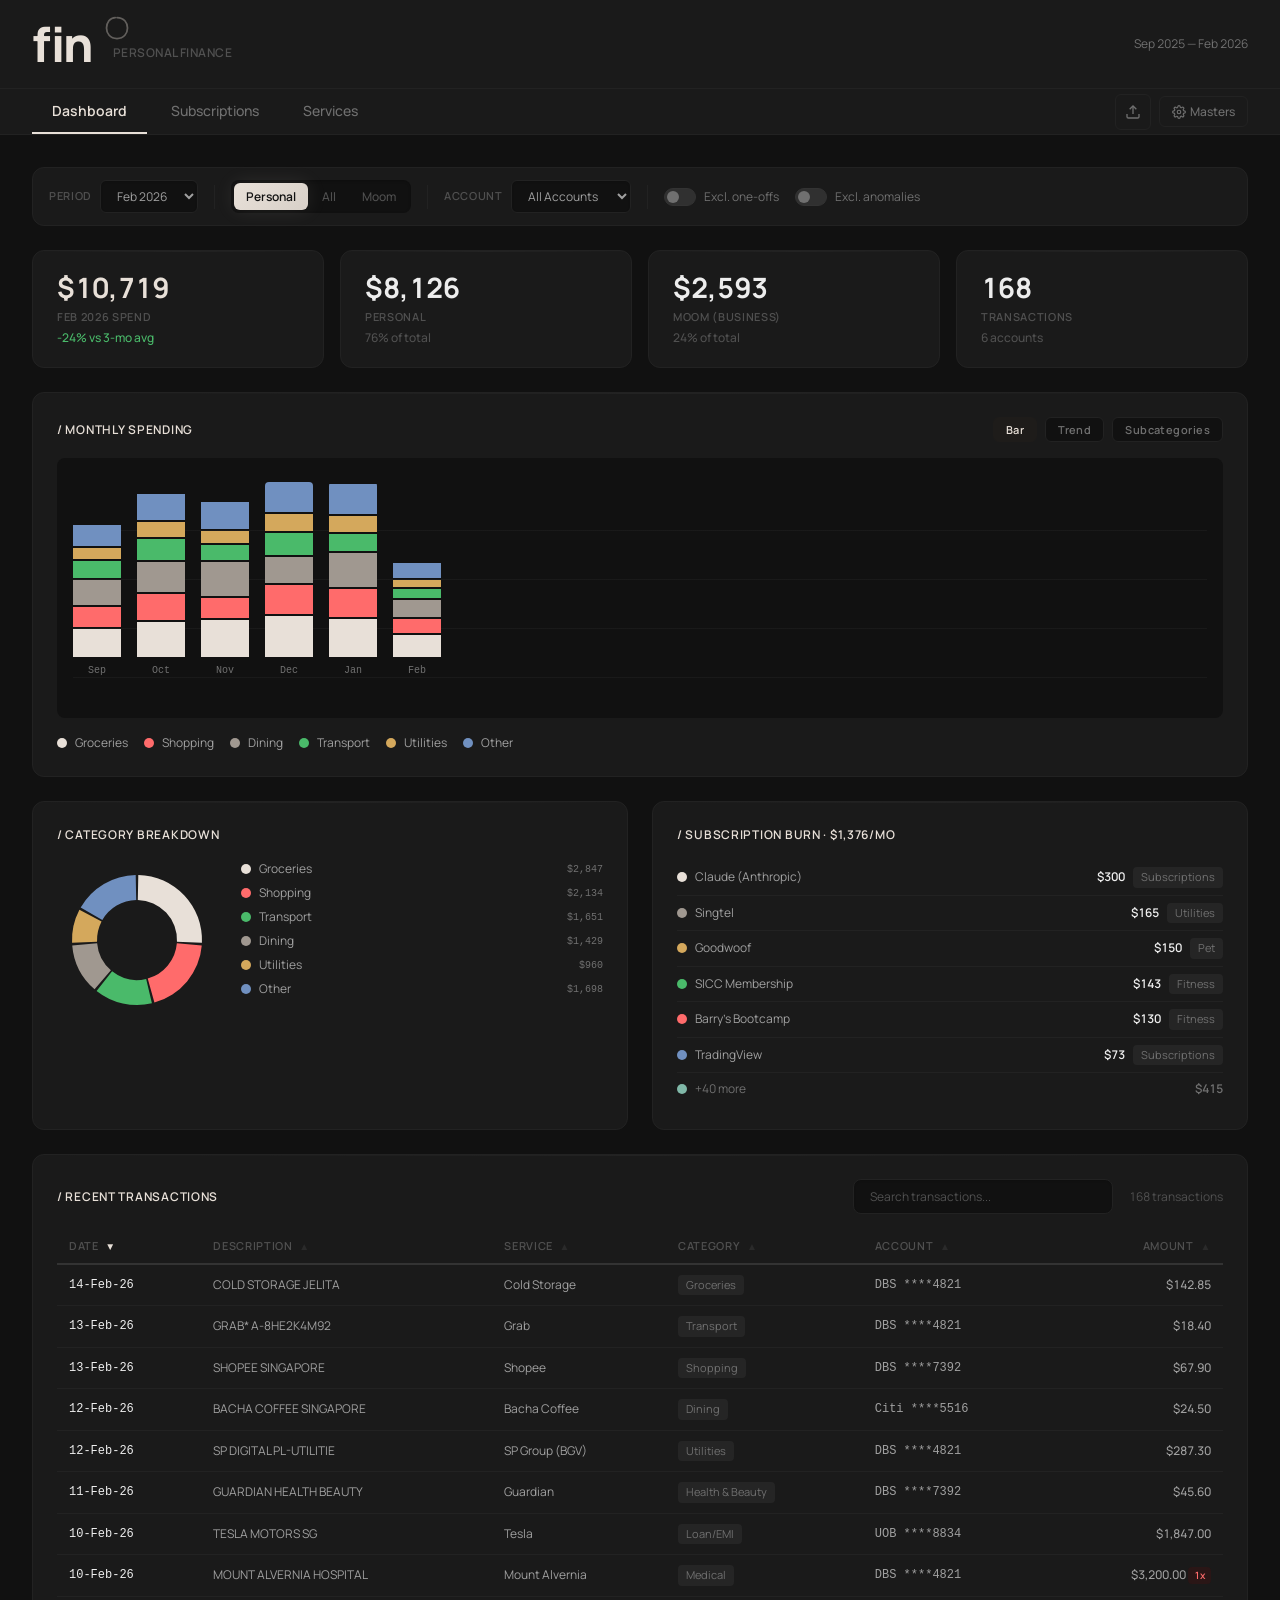
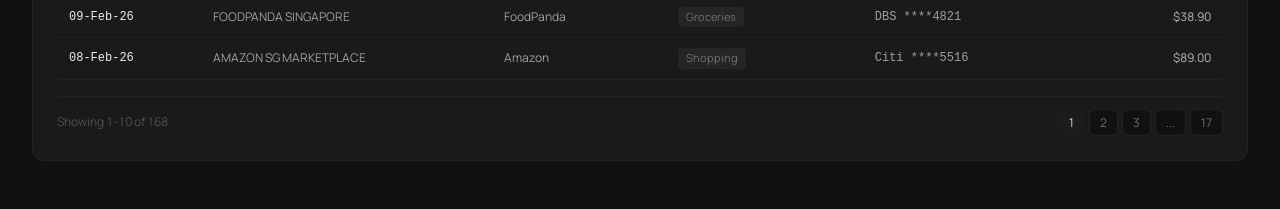
<file: mockup-dashboard.html>
<!DOCTYPE html>
<html lang="en" data-theme="dark-neutral">
<head>
  <meta charset="UTF-8">
  <meta name="viewport" content="width=device-width, initial-scale=1.0">
  <title>fin — Personal Finance</title>

  <!-- Favicon: abstract bar chart in warm cream -->
  <link rel="icon" href="data:image/svg+xml,<svg xmlns='http://www.w3.org/2000/svg' viewBox='0 0 32 32'><rect width='32' height='32' rx='6' fill='%23111111'/><rect x='5' y='18' width='5' height='10' rx='1.5' fill='%23e8e0d8' opacity='0.6'/><rect x='13' y='12' width='5' height='16' rx='1.5' fill='%23e8e0d8' opacity='0.8'/><rect x='21' y='6' width='5' height='22' rx='1.5' fill='%23e8e0d8'/></svg>">

  <!-- Manrope (Dark Neutral's single-family font) -->
  <link rel="preconnect" href="https://fonts.googleapis.com">
  <link rel="preconnect" href="https://fonts.gstatic.com" crossorigin>
  <link href="https://fonts.googleapis.com/css2?family=Manrope:wght@400;500;600;700;800&display=swap" rel="stylesheet">

  <style>
    /* ══════════════════════════════════════════
       DARK NEUTRAL — PAPER ASH TOKENS
       ══════════════════════════════════════════ */
    :root {
      --font-display: 'Manrope', sans-serif;
      --font-base: 'Manrope', -apple-system, BlinkMacSystemFont, sans-serif;
      --font-mono: 'SF Mono', Monaco, 'Cascadia Code', Consolas, monospace;

      /* Elevation — pure gray, no tint */
      --bg-base: #111111;
      --bg-surface: #1a1a1a;
      --bg-raised: #252525;
      --bg-elevated: #303030;

      /* Borders — pure gray */
      --border-subtle: #222222;
      --border-default: #333333;
      --border-emphasis: #444444;

      /* Text — pure grayscale */
      --text-primary: #ededed;
      --text-secondary: #a0a0a0;
      --text-tertiary: #707070;
      --text-muted: #505050;

      /* Accent — Warm cream */
      --accent-camel: #e8e0d8;
      --accent-camel-hover: #d8d0c8;
      --accent-camel-subtle: #1e1c1a;

      /* Accent — Taupe */
      --accent-terra: #a09890;
      --accent-terra-hover: #908880;
      --accent-terra-subtle: #1c1a18;

      /* Pop — vivid coral (semantics only) */
      --accent-pop: #ff6b6b;
      --accent-pop-subtle: #2a1616;

      /* Semantic */
      --semantic-success: #4aba6a;
      --semantic-warning: #d4a85c;
      --semantic-error: #e05555;

      /* ── Chart Palette (--chart-1 through --chart-8) ── */
      --chart-1: #e8e0d8;  /* Cream */
      --chart-2: #ff6b6b;  /* Coral */
      --chart-3: #a09890;  /* Taupe */
      --chart-4: #4aba6a;  /* Green */
      --chart-5: #d4a85c;  /* Golden */
      --chart-6: #7090c0;  /* Muted blue */
      --chart-7: #c090b0;  /* Mauve */
      --chart-8: #80b8a8;  /* Sage */

      /* ── Chart Styling Tokens ── */
      --chart-segment-gap: 2px;
      --chart-segment-border: none;
      --chart-bar-radius: var(--radius-sm);
      --chart-donut-gap: 2px;
      --chart-grid-color: var(--border-subtle);
      --chart-label-color: var(--text-tertiary);
      --chart-legend-color: var(--text-secondary);

      /* Shadows — flattened */
      --shadow-sm: 0 1px 2px rgba(0,0,0,0.2);
      --shadow-md: 0 2px 6px rgba(0,0,0,0.25);
      --shadow-lg: 0 8px 20px rgba(0,0,0,0.3);
      --shadow-glow-camel: 0 0 20px rgba(232, 224, 216, 0.1);
      --shadow-glow-success: 0 0 10px rgba(74, 186, 106, 0.4);

      /* Scale */
      --text-xs: 10px;
      --text-sm: 12px;
      --text-base: 14px;
      --text-md: 16px;
      --text-lg: 18px;
      --text-xl: 22px;
      --text-2xl: 28px;
      --text-3xl: 36px;
      --text-4xl: 48px;

      --space-1: 4px;
      --space-2: 8px;
      --space-3: 12px;
      --space-4: 16px;
      --space-5: 20px;
      --space-6: 24px;
      --space-8: 32px;
      --space-10: 40px;
      --space-12: 48px;

      --radius-sm: 4px;
      --radius-md: 6px;
      --radius-lg: 8px;
      --radius-xl: 12px;
    }

    /* ══════════════════════════════════════════
       RESET
       ══════════════════════════════════════════ */
    *, *::before, *::after { margin: 0; padding: 0; box-sizing: border-box; }

    body {
      font-family: var(--font-base);
      font-size: var(--text-base);
      line-height: 1.5;
      color: var(--text-primary);
      background: var(--bg-base);
      min-height: 100vh;
      -webkit-font-smoothing: antialiased;
    }

    /* ══════════════════════════════════════════
       HEADER
       ══════════════════════════════════════════ */
    .app-header {
      display: flex;
      align-items: center;
      gap: var(--space-3);
      padding: var(--space-5) var(--space-8);
      background: var(--bg-surface);
      border-bottom: 1px solid var(--border-subtle);
    }

    /* CHARACTER MOMENT — Manrope 48px, cream accent */
    .app-title {
      font-family: var(--font-display);
      font-size: var(--text-4xl);
      font-weight: 800;
      color: var(--accent-camel);
      line-height: 1;
      letter-spacing: -0.03em;
      position: relative;
      display: inline-block;
    }

    .app-subtitle {
      font-size: var(--text-sm);
      color: var(--text-muted);
      letter-spacing: 0.04em;
      text-transform: uppercase;
      font-weight: 600;
      margin-left: var(--space-2);
      align-self: flex-end;
      margin-bottom: 6px;
    }

    /* Hand-drawn Loop — near title, 35% opacity */
    .hand-drawn-loop {
      position: absolute;
      top: -6px;
      right: -38px;
      opacity: 0.35;
    }

    .header-right {
      margin-left: auto;
      display: flex;
      align-items: center;
      gap: var(--space-3);
    }

    .header-period {
      font-size: var(--text-sm);
      color: var(--text-tertiary);
      font-variant-numeric: tabular-nums;
    }

    /* ══════════════════════════════════════════
       NAV TAB BAR
       ══════════════════════════════════════════ */
    .tab-bar {
      display: flex;
      justify-content: space-between;
      align-items: center;
      padding: 0 var(--space-8);
      background: var(--bg-surface);
      border-bottom: 1px solid var(--border-subtle);
    }

    .tab-bar-main { display: flex; gap: var(--space-1); }

    .tab-btn {
      padding: var(--space-3) var(--space-5);
      background: transparent;
      border: none;
      border-bottom: 2px solid transparent;
      color: var(--text-tertiary);
      font-family: var(--font-base);
      font-size: var(--text-base);
      font-weight: 500;
      cursor: pointer;
      transition: all 0.15s;
    }

    .tab-btn:hover { color: var(--text-secondary); }

    .tab-btn.active {
      color: var(--accent-camel);
      border-bottom-color: var(--accent-camel);
      font-weight: 600;
    }

    .tab-bar-actions {
      display: flex;
      align-items: center;
      gap: var(--space-2);
    }

    .tab-icon-btn {
      display: flex;
      align-items: center;
      justify-content: center;
      width: 36px;
      height: 36px;
      border-radius: var(--radius-md);
      background: transparent;
      border: 1px solid var(--border-subtle);
      color: var(--text-tertiary);
      cursor: pointer;
      transition: all 0.15s;
    }

    .tab-icon-btn:hover {
      background: var(--bg-raised);
      color: var(--accent-camel);
    }

    .masters-btn {
      display: flex;
      align-items: center;
      gap: var(--space-1);
      padding: 6px var(--space-3);
      border-radius: var(--radius-md);
      background: transparent;
      border: 1px solid var(--border-subtle);
      color: var(--text-tertiary);
      font-family: var(--font-base);
      font-size: var(--text-sm);
      font-weight: 500;
      cursor: pointer;
      transition: all 0.15s;
    }

    .masters-btn:hover {
      background: var(--bg-raised);
      color: var(--text-secondary);
    }

    /* ══════════════════════════════════════════
       DASHBOARD — PAGE CONTAINER
       ══════════════════════════════════════════ */
    .page {
      max-width: 1280px;
      margin: 0 auto;
      padding: var(--space-8) var(--space-8) var(--space-12);
    }

    /* ══════════════════════════════════════════
       FILTER BAR
       ══════════════════════════════════════════ */
    .filter-bar {
      display: flex;
      align-items: center;
      gap: var(--space-4);
      padding: var(--space-3) var(--space-4);
      background: var(--bg-surface);
      border: 1px solid var(--border-subtle);
      border-radius: var(--radius-xl);
      margin-bottom: var(--space-6);
    }

    .filter-group {
      display: flex;
      align-items: center;
      gap: var(--space-2);
    }

    .filter-label {
      font-size: 11px;
      font-weight: 600;
      letter-spacing: 0.06em;
      text-transform: uppercase;
      color: var(--text-muted);
      white-space: nowrap;
    }

    .filter-select {
      padding: 6px var(--space-3);
      background: var(--bg-base);
      border: 1px solid var(--border-subtle);
      border-radius: var(--radius-md);
      color: var(--text-secondary);
      font-family: var(--font-base);
      font-size: var(--text-sm);
      box-shadow: inset 0 1px 2px rgba(0,0,0,0.15);
      cursor: pointer;
    }

    .filter-select:focus {
      border-color: var(--accent-camel);
      outline: none;
      box-shadow: inset 0 1px 2px rgba(0,0,0,0.15), 0 0 0 2px var(--accent-camel-subtle);
    }

    .filter-separator {
      width: 1px;
      height: 24px;
      background: var(--border-subtle);
    }

    /* Toggle group (Personal / All / Moom) */
    .toggle-group {
      display: flex;
      gap: 2px;
      padding: 3px;
      background: var(--bg-base);
      border-radius: var(--radius-lg);
      box-shadow: inset 0 1px 3px rgba(0,0,0,0.2);
    }

    .toggle-btn {
      padding: 5px var(--space-3);
      background: transparent;
      border: none;
      border-radius: var(--radius-md);
      color: var(--text-muted);
      font-family: var(--font-base);
      font-size: var(--text-sm);
      font-weight: 500;
      cursor: pointer;
      transition: all 0.15s;
    }

    .toggle-btn:hover { color: var(--text-secondary); }

    .toggle-btn.active {
      background: linear-gradient(135deg, var(--accent-camel), var(--accent-camel-hover));
      color: var(--bg-base);
      font-weight: 600;
      box-shadow: var(--shadow-sm), var(--shadow-glow-camel);
    }

    .filter-check {
      display: flex;
      align-items: center;
      gap: var(--space-2);
      font-size: var(--text-sm);
      color: var(--text-tertiary);
      cursor: pointer;
      white-space: nowrap;
    }

    /* ds-toggle — replaces raw checkboxes */
    .ds-toggle {
      position: relative;
      width: 32px;
      height: 18px;
      flex-shrink: 0;
    }

    .ds-toggle input {
      opacity: 0;
      width: 0;
      height: 0;
      position: absolute;
    }

    .ds-toggle__track {
      position: absolute;
      inset: 0;
      background: var(--bg-elevated);
      border: 1px solid var(--border-default);
      border-radius: 9px;
      transition: all 0.2s;
      cursor: pointer;
    }

    .ds-toggle__track::after {
      content: '';
      position: absolute;
      top: 2px;
      left: 2px;
      width: 12px;
      height: 12px;
      background: var(--text-tertiary);
      border-radius: 50%;
      transition: all 0.2s;
    }

    .ds-toggle input:checked + .ds-toggle__track {
      background: var(--accent-camel-subtle);
      border-color: var(--accent-camel);
    }

    .ds-toggle input:checked + .ds-toggle__track::after {
      transform: translateX(14px);
      background: var(--accent-camel);
    }

    /* ══════════════════════════════════════════
       STAT CARDS
       ══════════════════════════════════════════ */
    .stats-grid {
      display: grid;
      grid-template-columns: repeat(4, 1fr);
      gap: var(--space-4);
      margin-bottom: var(--space-6);
    }

    .stat-card {
      background: var(--bg-surface);
      border: 1px solid var(--border-subtle);
      border-radius: var(--radius-xl);
      padding: var(--space-5) var(--space-6);
      position: relative;
    }

    .stat-card::before {
      content: '';
      position: absolute;
      top: 0; left: 0; right: 0;
      height: 1px;
      background: linear-gradient(90deg, transparent, rgba(255,255,255,0.04), transparent);
      border-radius: var(--radius-xl) var(--radius-xl) 0 0;
    }

    .stat-card__value {
      font-size: var(--text-2xl);
      font-weight: 700;
      font-family: var(--font-display);
      line-height: 1.2;
      font-variant-numeric: tabular-nums;
    }

    .stat-card__value--accent { color: var(--accent-camel); }

    .stat-card__label {
      font-size: 11px;
      font-weight: 600;
      letter-spacing: 0.06em;
      text-transform: uppercase;
      color: var(--text-muted);
      margin-top: var(--space-1);
    }

    .stat-card__delta {
      font-size: var(--text-sm);
      font-weight: 500;
      margin-top: var(--space-1);
    }

    .stat-card__delta--up { color: var(--accent-pop); }
    .stat-card__delta--down { color: var(--semantic-success); }

    /* ══════════════════════════════════════════
       SECTION LABEL (/ HEADING pattern)
       ══════════════════════════════════════════ */
    .section-label {
      font-size: var(--text-sm);
      font-weight: 600;
      letter-spacing: 0.06em;
      text-transform: uppercase;
      color: var(--accent-camel);
      margin-bottom: var(--space-4);
    }

    /* ══════════════════════════════════════════
       CHART CARDS
       ══════════════════════════════════════════ */
    .chart-card {
      background: var(--bg-surface);
      border: 1px solid var(--border-subtle);
      border-radius: var(--radius-xl);
      padding: var(--space-6);
      position: relative;
      margin-bottom: var(--space-6);
    }

    .chart-card::before {
      content: '';
      position: absolute;
      top: 0; left: 0; right: 0;
      height: 1px;
      background: linear-gradient(90deg, transparent, rgba(255,255,255,0.04), transparent);
      border-radius: var(--radius-xl) var(--radius-xl) 0 0;
    }

    .chart-header {
      display: flex;
      justify-content: space-between;
      align-items: center;
      margin-bottom: var(--space-4);
    }

    .chart-toggles { display: flex; gap: var(--space-2); }

    .chart-toggle-btn {
      padding: 4px var(--space-3);
      background: var(--bg-base);
      border: 1px solid var(--border-subtle);
      border-radius: var(--radius-md);
      color: var(--text-tertiary);
      font-family: var(--font-base);
      font-size: 11px;
      font-weight: 600;
      letter-spacing: 0.04em;
      cursor: pointer;
      transition: all 0.15s;
    }

    .chart-toggle-btn:hover {
      background: var(--bg-raised);
      color: var(--text-secondary);
    }

    .chart-toggle-btn.active {
      background: var(--accent-camel-subtle);
      color: var(--accent-camel);
      border-color: var(--accent-camel-subtle);
    }

    /* ══════════════════════════════════════════
       CHART: STACKED BAR
       Matches design-system-preview.html pattern:
       - overflow:hidden on stack container clips top corners
       - Individual segments are flat rectangles (no radius)
       - Gap via margin-top on segments
       ══════════════════════════════════════════ */
    .bar-chart {
      display: flex;
      align-items: flex-end;
      gap: var(--space-4);
      height: 260px;
      background: var(--bg-base);
      border-radius: var(--radius-lg);
      padding: var(--space-6) var(--space-4) var(--space-10);
      position: relative;
    }

    /* Dashed grid lines at 50% opacity */
    .bar-chart::before {
      content: '';
      position: absolute;
      top: var(--space-6);
      left: var(--space-4);
      right: var(--space-4);
      bottom: var(--space-10);
      background-image: repeating-linear-gradient(
        to bottom,
        transparent,
        transparent calc(25% - 1px),
        color-mix(in srgb, var(--chart-grid-color) 50%, transparent) calc(25% - 1px),
        color-mix(in srgb, var(--chart-grid-color) 50%, transparent) 25%
      );
      pointer-events: none;
      z-index: 0;
    }

    .bar-group {
      width: 48px;
      flex-shrink: 0;
      display: flex;
      flex-direction: column;
      align-items: center;
      height: 100%;
      justify-content: flex-end;
      position: relative;
      z-index: 1;
    }

    /* Stack container: radius on wrapper, overflow clips segments */
    .bar-stack {
      width: 100%;
      display: flex;
      flex-direction: column-reverse;
      gap: var(--chart-segment-gap);
      border-radius: var(--chart-bar-radius) var(--chart-bar-radius) 0 0;
      overflow: hidden;
    }

    /* Individual segments: flat rectangles, NO border-radius */
    .bar-segment {
      width: 100%;
      transition: opacity 0.15s;
    }

    .bar-group:hover .bar-segment { opacity: 0.75; }

    .bar-label {
      font-size: var(--text-xs);
      color: var(--chart-label-color);
      font-family: var(--font-mono);
      margin-top: 6px;
      flex-shrink: 0;
    }

    /* ── Chart Legend ── */
    .chart-legend {
      display: flex;
      flex-wrap: wrap;
      gap: var(--space-4);
      margin-top: var(--space-4);
    }

    .legend-item {
      display: flex;
      align-items: center;
      gap: var(--space-2);
      font-size: var(--text-sm);
      color: var(--chart-legend-color);
    }

    .legend-dot {
      width: 10px;
      height: 10px;
      border-radius: 50%;
      flex-shrink: 0;
    }

    /* Two-column chart layout */
    .charts-row {
      display: grid;
      grid-template-columns: 1fr 1fr;
      gap: var(--space-6);
      margin-bottom: var(--space-6);
    }

    .charts-row .chart-card { margin-bottom: 0; }

    /* ══════════════════════════════════════════
       CHART: DONUT (SVG)
       Proper arc paths with gapAngle, not circles
       ══════════════════════════════════════════ */
    .donut-layout {
      display: flex;
      gap: var(--space-6);
      align-items: flex-start;
    }

    .donut-svg { width: 160px; height: 160px; flex-shrink: 0; }

    .donut-legend {
      display: flex;
      flex-direction: column;
      gap: 6px;
      flex: 1;
    }

    .donut-legend-item {
      display: flex;
      align-items: center;
      gap: var(--space-2);
      font-size: var(--text-sm);
    }

    .donut-legend-dot {
      width: 10px;
      height: 10px;
      border-radius: 50%;
      flex-shrink: 0;
    }

    .donut-legend-name { color: var(--chart-legend-color); }

    .donut-legend-val {
      margin-left: auto;
      font-family: var(--font-mono);
      font-size: var(--text-xs);
      color: var(--chart-label-color);
      font-variant-numeric: tabular-nums;
    }

    /* ── Subscription list (right column) ── */
    .sub-list-item {
      display: flex;
      justify-content: space-between;
      align-items: center;
      padding: 7px 0;
      border-bottom: 1px solid var(--border-subtle);
    }

    .sub-list-item:last-child { border-bottom: none; }

    .sub-list-left {
      display: flex;
      align-items: center;
      gap: var(--space-2);
    }

    .sub-list-name {
      font-size: var(--text-sm);
      color: var(--text-secondary);
    }

    .sub-list-right {
      display: flex;
      align-items: center;
      gap: var(--space-2);
    }

    .sub-list-amount {
      font-size: var(--text-sm);
      font-weight: 600;
      font-variant-numeric: tabular-nums;
    }

    .cat-tag {
      display: inline-block;
      padding: 2px 8px;
      background: var(--bg-raised);
      border-radius: var(--radius-sm);
      font-size: 11px;
      color: var(--text-tertiary);
      white-space: nowrap;
    }

    /* ══════════════════════════════════════════
       TRANSACTION TABLE
       ══════════════════════════════════════════ */
    .table-card {
      background: var(--bg-surface);
      border: 1px solid var(--border-subtle);
      border-radius: var(--radius-xl);
      padding: var(--space-6);
      position: relative;
    }

    .table-card::before {
      content: '';
      position: absolute;
      top: 0; left: 0; right: 0;
      height: 1px;
      background: linear-gradient(90deg, transparent, rgba(255,255,255,0.04), transparent);
      border-radius: var(--radius-xl) var(--radius-xl) 0 0;
    }

    .table-toolbar {
      display: flex;
      justify-content: space-between;
      align-items: center;
      margin-bottom: var(--space-4);
    }

    .search-input {
      padding: 8px var(--space-4);
      background: var(--bg-base);
      border: 1px solid var(--border-subtle);
      border-radius: var(--radius-lg);
      color: var(--text-primary);
      font-family: var(--font-base);
      font-size: var(--text-sm);
      width: 260px;
      box-shadow: inset 0 1px 2px rgba(0,0,0,0.15);
    }

    .search-input::placeholder { color: var(--text-muted); }

    .search-input:focus {
      outline: none;
      border-color: var(--accent-camel);
      box-shadow: inset 0 1px 2px rgba(0,0,0,0.15), 0 0 0 2px var(--accent-camel-subtle);
    }

    .table-count {
      font-size: var(--text-sm);
      color: var(--text-muted);
      font-variant-numeric: tabular-nums;
    }

    .data-table {
      width: 100%;
      border-collapse: collapse;
    }

    .data-table th {
      text-align: left;
      font-size: 11px;
      font-weight: 600;
      letter-spacing: 0.06em;
      text-transform: uppercase;
      color: var(--text-muted);
      padding: 8px var(--space-3);
      border-bottom: 2px solid var(--border-default);
      white-space: nowrap;
      cursor: pointer;
      user-select: none;
      transition: color 0.15s;
    }

    .data-table th:hover { color: var(--text-tertiary); }

    .data-table th .sort-arrow {
      font-size: 10px;
      margin-left: 4px;
      opacity: 0.3;
    }

    .data-table th.sorted .sort-arrow {
      opacity: 1;
      color: var(--accent-camel);
    }

    .data-table td {
      padding: 10px var(--space-3);
      font-size: var(--text-sm);
      color: var(--text-secondary);
      border-bottom: 1px solid var(--border-subtle);
    }

    .data-table tr:hover td { background: rgba(255,255,255,0.015); }

    .data-table td:first-child {
      color: var(--text-primary);
      font-weight: 500;
    }

    .col-amount {
      text-align: right;
      font-variant-numeric: tabular-nums;
      font-weight: 500;
    }

    .col-date {
      font-variant-numeric: tabular-nums;
      color: var(--text-tertiary);
      font-size: 11px;
      font-family: var(--font-mono);
    }

    .service-link {
      color: var(--text-secondary);
      text-decoration: none;
      cursor: pointer;
      transition: color 0.15s;
    }

    .service-link:hover { color: var(--accent-camel); }

    .account-badge {
      font-size: var(--text-xs);
      color: var(--text-muted);
      font-family: var(--font-mono);
    }

    .anomaly-badge {
      display: inline-block;
      padding: 1px 6px;
      background: var(--accent-pop-subtle);
      color: var(--accent-pop);
      border-radius: var(--radius-sm);
      font-size: var(--text-xs);
      font-weight: 600;
    }

    .table-footer {
      display: flex;
      justify-content: space-between;
      align-items: center;
      margin-top: var(--space-4);
      padding-top: var(--space-3);
      border-top: 1px solid var(--border-subtle);
    }

    .pagination { display: flex; gap: var(--space-1); }

    .page-btn {
      padding: 4px 10px;
      background: var(--bg-base);
      border: 1px solid var(--border-subtle);
      border-radius: var(--radius-md);
      color: var(--text-tertiary);
      font-family: var(--font-base);
      font-size: var(--text-sm);
      cursor: pointer;
      transition: all 0.15s;
    }

    .page-btn:hover {
      background: var(--bg-raised);
      color: var(--text-secondary);
    }

    .page-btn.active {
      background: var(--accent-camel-subtle);
      color: var(--accent-camel);
      border-color: var(--accent-camel-subtle);
    }

    /* ══════════════════════════════════════════
       RESPONSIVE
       ══════════════════════════════════════════ */
    @media (max-width: 900px) {
      .stats-grid { grid-template-columns: repeat(2, 1fr); }
      .charts-row { grid-template-columns: 1fr; }
      .donut-layout { flex-direction: column; align-items: center; }
    }

    @media (max-width: 640px) {
      .stats-grid { grid-template-columns: 1fr; }
      .filter-bar { flex-wrap: wrap; }
      .page { padding: var(--space-4); }
    }
  </style>
</head>
<body>

  <!-- ════════════════════════════════════════════
       HEADER
       ════════════════════════════════════════════ -->
  <header class="app-header">
    <span class="app-title">
      fin
      <!-- Hand-drawn Loop — cycles, recurring spending rhythm -->
      <svg class="hand-drawn-loop" width="28" height="28" viewBox="0 0 32 32" fill="none">
        <path d="M16 4 C24 4, 28 10, 28 16 C28 22, 24 28, 16 28 C8 28, 4 22, 4 16 C4 10, 8 4, 14 4"
              stroke="var(--accent-camel)" stroke-width="2" stroke-linecap="round" fill="none"/>
      </svg>
    </span>
    <span class="app-subtitle">Personal Finance</span>
    <div class="header-right">
      <span class="header-period">Sep 2025 — Feb 2026</span>
    </div>
  </header>

  <!-- ════════════════════════════════════════════
       TAB BAR
       ════════════════════════════════════════════ -->
  <nav class="tab-bar">
    <div class="tab-bar-main">
      <button class="tab-btn active">Dashboard</button>
      <button class="tab-btn">Subscriptions</button>
      <button class="tab-btn">Services</button>
    </div>
    <div class="tab-bar-actions">
      <button class="tab-icon-btn" title="Import Statements">
        <svg width="16" height="16" viewBox="0 0 24 24" fill="none" stroke="currentColor" stroke-width="2">
          <path d="M21 15v4a2 2 0 01-2 2H5a2 2 0 01-2-2v-4"/>
          <polyline points="17 8 12 3 7 8"/>
          <line x1="12" y1="3" x2="12" y2="15"/>
        </svg>
      </button>
      <button class="masters-btn">
        <svg width="14" height="14" viewBox="0 0 24 24" fill="none" stroke="currentColor" stroke-width="2">
          <circle cx="12" cy="12" r="3"/><path d="M19.4 15a1.65 1.65 0 0 0 .33 1.82l.06.06a2 2 0 0 1-2.83 2.83l-.06-.06a1.65 1.65 0 0 0-1.82-.33 1.65 1.65 0 0 0-1 1.51V21a2 2 0 0 1-4 0v-.09A1.65 1.65 0 0 0 9 19.4a1.65 1.65 0 0 0-1.82.33l-.06.06a2 2 0 0 1-2.83-2.83l.06-.06A1.65 1.65 0 0 0 4.68 15a1.65 1.65 0 0 0-1.51-1H3a2 2 0 0 1 0-4h.09A1.65 1.65 0 0 0 4.6 9a1.65 1.65 0 0 0-.33-1.82l-.06-.06a2 2 0 0 1 2.83-2.83l.06.06A1.65 1.65 0 0 0 9 4.68a1.65 1.65 0 0 0 1-1.51V3a2 2 0 0 1 4 0v.09a1.65 1.65 0 0 0 1 1.51 1.65 1.65 0 0 0 1.82-.33l.06-.06a2 2 0 0 1 2.83 2.83l-.06.06A1.65 1.65 0 0 0 19.4 9a1.65 1.65 0 0 0 1.51 1H21a2 2 0 0 1 0 4h-.09a1.65 1.65 0 0 0-1.51 1z"/>
        </svg>
        Masters
      </button>
    </div>
  </nav>

  <!-- ════════════════════════════════════════════
       DASHBOARD PAGE
       ════════════════════════════════════════════ -->
  <main class="page">

    <!-- FILTER BAR -->
    <div class="filter-bar">
      <div class="filter-group">
        <span class="filter-label">Period</span>
        <select class="filter-select">
          <option>Feb 2026</option>
          <option>Jan 2026</option>
          <option>Dec 2025</option>
          <option>Nov 2025</option>
          <option>Oct 2025</option>
          <option>Sep 2025</option>
        </select>
      </div>
      <div class="filter-separator"></div>
      <div class="filter-group">
        <div class="toggle-group">
          <button class="toggle-btn active">Personal</button>
          <button class="toggle-btn">All</button>
          <button class="toggle-btn">Moom</button>
        </div>
      </div>
      <div class="filter-separator"></div>
      <div class="filter-group">
        <span class="filter-label">Account</span>
        <select class="filter-select">
          <option>All Accounts</option>
          <option>DBS ****4821</option>
          <option>DBS ****7392</option>
          <option>Citi ****5516</option>
          <option>UOB ****8834</option>
        </select>
      </div>
      <div class="filter-separator"></div>
      <label class="filter-check">
        <span class="ds-toggle"><input type="checkbox"><span class="ds-toggle__track"></span></span>
        Excl. one-offs
      </label>
      <label class="filter-check">
        <span class="ds-toggle"><input type="checkbox"><span class="ds-toggle__track"></span></span>
        Excl. anomalies
      </label>
    </div>

    <!-- STATS GRID -->
    <div class="stats-grid">
      <div class="stat-card">
        <div class="stat-card__value stat-card__value--accent">$10,719</div>
        <div class="stat-card__label">Feb 2026 Spend</div>
        <div class="stat-card__delta stat-card__delta--down">-24% vs 3-mo avg</div>
      </div>
      <div class="stat-card">
        <div class="stat-card__value">$8,126</div>
        <div class="stat-card__label">Personal</div>
        <div class="stat-card__delta" style="color: var(--text-muted);">76% of total</div>
      </div>
      <div class="stat-card">
        <div class="stat-card__value">$2,593</div>
        <div class="stat-card__label">Moom (Business)</div>
        <div class="stat-card__delta" style="color: var(--text-muted);">24% of total</div>
      </div>
      <div class="stat-card">
        <div class="stat-card__value">168</div>
        <div class="stat-card__label">Transactions</div>
        <div class="stat-card__delta" style="color: var(--text-muted);">6 accounts</div>
      </div>
    </div>

    <!-- MONTHLY SPENDING CHART — Full width -->
    <div class="chart-card">
      <div class="chart-header">
        <div class="section-label" style="margin-bottom: 0;">/ Monthly Spending</div>
        <div class="chart-toggles">
          <button class="chart-toggle-btn active">Bar</button>
          <button class="chart-toggle-btn">Trend</button>
          <button class="chart-toggle-btn">Subcategories</button>
        </div>
      </div>

      <!-- Stacked bar: overflow:hidden on stack, flat segments, margin-top gap -->
      <div class="bar-chart" id="barChart"></div>
      <script>
      (function() {
        // Data: 6 months x 6 categories (Groceries, Shopping, Transport, Dining, Utilities, Other)
        const data = [
          [25, 18, 22, 15, 10, 18],  // Sep
          [28, 20, 24, 17, 12, 20],  // Oct
          [30, 16, 28, 12, 10, 22],  // Nov
          [34, 24, 22, 18, 14, 25],  // Dec
          [30, 22, 26, 14, 12, 24],  // Jan
          [24, 14, 18, 10, 8, 16],   // Feb
        ];
        const months = ['Sep','Oct','Nov','Dec','Jan','Feb'];
        const style = getComputedStyle(document.documentElement);
        const colors = [1,2,3,4,5,6].map(i => style.getPropertyValue('--chart-'+i).trim());
        const gap = style.getPropertyValue('--chart-segment-gap').trim() || '2px';
        const maxTotal = Math.max(...data.map(d => d.reduce((a,b)=>a+b,0)));

        let html = '';
        data.forEach((values, mi) => {
          const total = values.reduce((a,b)=>a+b,0);
          const stackH = (total / maxTotal) * 100;
          let segs = '';
          values.forEach((v, si) => {
            const pct = (v / maxTotal) * 100;
            segs += '<div class="bar-segment" style="height:'+pct+'%;background:'+colors[si]+';"></div>';
          });
          html += '<div class="bar-group"><div class="bar-stack" style="height:'+stackH+'%">'+segs+'</div><div class="bar-label">'+months[mi]+'</div></div>';
        });
        document.getElementById('barChart').innerHTML = html;
      })();
      </script>

      <!-- Chart legend — 10px dots, secondary text -->
      <div class="chart-legend">
        <span class="legend-item"><span class="legend-dot" style="background: var(--chart-1);"></span>Groceries</span>
        <span class="legend-item"><span class="legend-dot" style="background: var(--chart-2);"></span>Shopping</span>
        <span class="legend-item"><span class="legend-dot" style="background: var(--chart-3);"></span>Dining</span>
        <span class="legend-item"><span class="legend-dot" style="background: var(--chart-4);"></span>Transport</span>
        <span class="legend-item"><span class="legend-dot" style="background: var(--chart-5);"></span>Utilities</span>
        <span class="legend-item"><span class="legend-dot" style="background: var(--chart-6);"></span>Other</span>
      </div>
    </div>

    <!-- TWO-COLUMN CHART ROW -->
    <div class="charts-row">
      <!-- Category Donut -->
      <div class="chart-card">
        <div class="section-label">/ Category Breakdown</div>
        <div class="donut-layout">
          <!-- SVG donut: proper arc paths with gap angle (matches preview) -->
          <svg class="donut-svg" viewBox="0 0 160 160" id="categoryDonut"></svg>
          <script>
          (function() {
            const cx = 80, cy = 80, r = 65, innerR = 40;
            const values = [26, 20, 15, 13, 9, 17]; // Groceries, Shopping, Transport, Dining, Utilities, Other
            const total = values.reduce((a,b) => a+b, 0);
            const style = getComputedStyle(document.documentElement);
            const chartVars = ['--chart-1','--chart-2','--chart-4','--chart-3','--chart-5','--chart-6'];
            const colors = chartVars.map(v => style.getPropertyValue(v).trim());
            let cumulative = 0;
            let paths = '';
            values.forEach((v, i) => {
              const startAngle = (cumulative / total) * 2 * Math.PI - Math.PI / 2;
              cumulative += v;
              const endAngle = (cumulative / total) * 2 * Math.PI - Math.PI / 2;
              const gapAngle = 0.02;
              const s = startAngle + gapAngle, e = endAngle - gapAngle;
              const x1 = cx + r * Math.cos(s), y1 = cy + r * Math.sin(s);
              const x2 = cx + r * Math.cos(e), y2 = cy + r * Math.sin(e);
              const ix1 = cx + innerR * Math.cos(e), iy1 = cy + innerR * Math.sin(e);
              const ix2 = cx + innerR * Math.cos(s), iy2 = cy + innerR * Math.sin(s);
              const largeArc = (e - s) > Math.PI ? 1 : 0;
              paths += '<path d="M'+x1+','+y1+' A'+r+','+r+' 0 '+largeArc+' 1 '+x2+','+y2+' L'+ix1+','+iy1+' A'+innerR+','+innerR+' 0 '+largeArc+' 0 '+ix2+','+iy2+' Z" fill="'+colors[i]+'" />';
            });
            document.getElementById('categoryDonut').innerHTML = paths;
          })();
          </script>
          <div class="donut-legend">
            <div class="donut-legend-item">
              <span class="donut-legend-dot" style="background: var(--chart-1);"></span>
              <span class="donut-legend-name">Groceries</span>
              <span class="donut-legend-val">$2,847</span>
            </div>
            <div class="donut-legend-item">
              <span class="donut-legend-dot" style="background: var(--chart-2);"></span>
              <span class="donut-legend-name">Shopping</span>
              <span class="donut-legend-val">$2,134</span>
            </div>
            <div class="donut-legend-item">
              <span class="donut-legend-dot" style="background: var(--chart-4);"></span>
              <span class="donut-legend-name">Transport</span>
              <span class="donut-legend-val">$1,651</span>
            </div>
            <div class="donut-legend-item">
              <span class="donut-legend-dot" style="background: var(--chart-3);"></span>
              <span class="donut-legend-name">Dining</span>
              <span class="donut-legend-val">$1,429</span>
            </div>
            <div class="donut-legend-item">
              <span class="donut-legend-dot" style="background: var(--chart-5);"></span>
              <span class="donut-legend-name">Utilities</span>
              <span class="donut-legend-val">$960</span>
            </div>
            <div class="donut-legend-item">
              <span class="donut-legend-dot" style="background: var(--chart-6);"></span>
              <span class="donut-legend-name">Other</span>
              <span class="donut-legend-val">$1,698</span>
            </div>
          </div>
        </div>
      </div>

      <!-- Subscription Burn -->
      <div class="chart-card">
        <div class="section-label">/ Subscription Burn &middot; $1,376/mo</div>
        <div>
          <div class="sub-list-item">
            <div class="sub-list-left">
              <span class="donut-legend-dot" style="background: var(--chart-1);"></span>
              <span class="sub-list-name">Claude (Anthropic)</span>
            </div>
            <div class="sub-list-right">
              <span class="sub-list-amount">$300</span>
              <span class="cat-tag">Subscriptions</span>
            </div>
          </div>
          <div class="sub-list-item">
            <div class="sub-list-left">
              <span class="donut-legend-dot" style="background: var(--chart-3);"></span>
              <span class="sub-list-name">Singtel</span>
            </div>
            <div class="sub-list-right">
              <span class="sub-list-amount">$165</span>
              <span class="cat-tag">Utilities</span>
            </div>
          </div>
          <div class="sub-list-item">
            <div class="sub-list-left">
              <span class="donut-legend-dot" style="background: var(--chart-5);"></span>
              <span class="sub-list-name">Goodwoof</span>
            </div>
            <div class="sub-list-right">
              <span class="sub-list-amount">$150</span>
              <span class="cat-tag">Pet</span>
            </div>
          </div>
          <div class="sub-list-item">
            <div class="sub-list-left">
              <span class="donut-legend-dot" style="background: var(--chart-4);"></span>
              <span class="sub-list-name">SICC Membership</span>
            </div>
            <div class="sub-list-right">
              <span class="sub-list-amount">$143</span>
              <span class="cat-tag">Fitness</span>
            </div>
          </div>
          <div class="sub-list-item">
            <div class="sub-list-left">
              <span class="donut-legend-dot" style="background: var(--chart-2);"></span>
              <span class="sub-list-name">Barry's Bootcamp</span>
            </div>
            <div class="sub-list-right">
              <span class="sub-list-amount">$130</span>
              <span class="cat-tag">Fitness</span>
            </div>
          </div>
          <div class="sub-list-item">
            <div class="sub-list-left">
              <span class="donut-legend-dot" style="background: var(--chart-6);"></span>
              <span class="sub-list-name">TradingView</span>
            </div>
            <div class="sub-list-right">
              <span class="sub-list-amount">$73</span>
              <span class="cat-tag">Subscriptions</span>
            </div>
          </div>
          <div class="sub-list-item">
            <div class="sub-list-left">
              <span class="donut-legend-dot" style="background: var(--chart-8);"></span>
              <span class="sub-list-name" style="color: var(--text-tertiary);">+40 more</span>
            </div>
            <span class="sub-list-amount" style="color: var(--text-tertiary);">$415</span>
          </div>
        </div>
      </div>
    </div>

    <!-- TRANSACTION TABLE -->
    <div class="table-card">
      <div class="table-toolbar">
        <div class="section-label" style="margin-bottom: 0;">/ Recent Transactions</div>
        <div style="display: flex; align-items: center; gap: var(--space-4);">
          <input type="text" class="search-input" placeholder="Search transactions...">
          <span class="table-count">168 transactions</span>
        </div>
      </div>
      <div style="overflow-x: auto;">
        <table class="data-table">
          <thead>
            <tr>
              <th class="sorted">Date <span class="sort-arrow">&#9660;</span></th>
              <th>Description <span class="sort-arrow">&#9650;</span></th>
              <th>Service <span class="sort-arrow">&#9650;</span></th>
              <th>Category <span class="sort-arrow">&#9650;</span></th>
              <th>Account <span class="sort-arrow">&#9650;</span></th>
              <th style="text-align: right;">Amount <span class="sort-arrow">&#9650;</span></th>
            </tr>
          </thead>
          <tbody>
            <tr>
              <td class="col-date">14-Feb-26</td>
              <td>COLD STORAGE JELITA</td>
              <td><a class="service-link">Cold Storage</a></td>
              <td><span class="cat-tag">Groceries</span></td>
              <td class="account-badge">DBS ****4821</td>
              <td class="col-amount">$142.85</td>
            </tr>
            <tr>
              <td class="col-date">13-Feb-26</td>
              <td>GRAB* A-8HE2K4M92</td>
              <td><a class="service-link">Grab</a></td>
              <td><span class="cat-tag">Transport</span></td>
              <td class="account-badge">DBS ****4821</td>
              <td class="col-amount">$18.40</td>
            </tr>
            <tr>
              <td class="col-date">13-Feb-26</td>
              <td>SHOPEE SINGAPORE</td>
              <td><a class="service-link">Shopee</a></td>
              <td><span class="cat-tag">Shopping</span></td>
              <td class="account-badge">DBS ****7392</td>
              <td class="col-amount">$67.90</td>
            </tr>
            <tr>
              <td class="col-date">12-Feb-26</td>
              <td>BACHA COFFEE SINGAPORE</td>
              <td><a class="service-link">Bacha Coffee</a></td>
              <td><span class="cat-tag">Dining</span></td>
              <td class="account-badge">Citi ****5516</td>
              <td class="col-amount">$24.50</td>
            </tr>
            <tr>
              <td class="col-date">12-Feb-26</td>
              <td>SP DIGITAL PL-UTILITIE</td>
              <td><a class="service-link">SP Group (BGV)</a></td>
              <td><span class="cat-tag">Utilities</span></td>
              <td class="account-badge">DBS ****4821</td>
              <td class="col-amount">$287.30</td>
            </tr>
            <tr>
              <td class="col-date">11-Feb-26</td>
              <td>GUARDIAN HEALTH BEAUTY</td>
              <td><a class="service-link">Guardian</a></td>
              <td><span class="cat-tag">Health &amp; Beauty</span></td>
              <td class="account-badge">DBS ****7392</td>
              <td class="col-amount">$45.60</td>
            </tr>
            <tr>
              <td class="col-date">10-Feb-26</td>
              <td>TESLA MOTORS SG</td>
              <td><a class="service-link">Tesla</a></td>
              <td><span class="cat-tag">Loan/EMI</span></td>
              <td class="account-badge">UOB ****8834</td>
              <td class="col-amount">$1,847.00</td>
            </tr>
            <tr>
              <td class="col-date">10-Feb-26</td>
              <td>MOUNT ALVERNIA HOSPITAL</td>
              <td><a class="service-link">Mount Alvernia</a></td>
              <td><span class="cat-tag">Medical</span></td>
              <td class="account-badge">DBS ****4821</td>
              <td class="col-amount">$3,200.00 <span class="anomaly-badge">1x</span></td>
            </tr>
            <tr>
              <td class="col-date">09-Feb-26</td>
              <td>FOODPANDA SINGAPORE</td>
              <td><a class="service-link">FoodPanda</a></td>
              <td><span class="cat-tag">Groceries</span></td>
              <td class="account-badge">DBS ****4821</td>
              <td class="col-amount">$38.90</td>
            </tr>
            <tr>
              <td class="col-date">08-Feb-26</td>
              <td>AMAZON SG MARKETPLACE</td>
              <td><a class="service-link">Amazon</a></td>
              <td><span class="cat-tag">Shopping</span></td>
              <td class="account-badge">Citi ****5516</td>
              <td class="col-amount">$89.00</td>
            </tr>
          </tbody>
        </table>
      </div>
      <div class="table-footer">
        <span class="table-count">Showing 1-10 of 168</span>
        <div class="pagination">
          <button class="page-btn active">1</button>
          <button class="page-btn">2</button>
          <button class="page-btn">3</button>
          <button class="page-btn">...</button>
          <button class="page-btn">17</button>
        </div>
      </div>
    </div>

  </main>

</body>
</html>
</file>
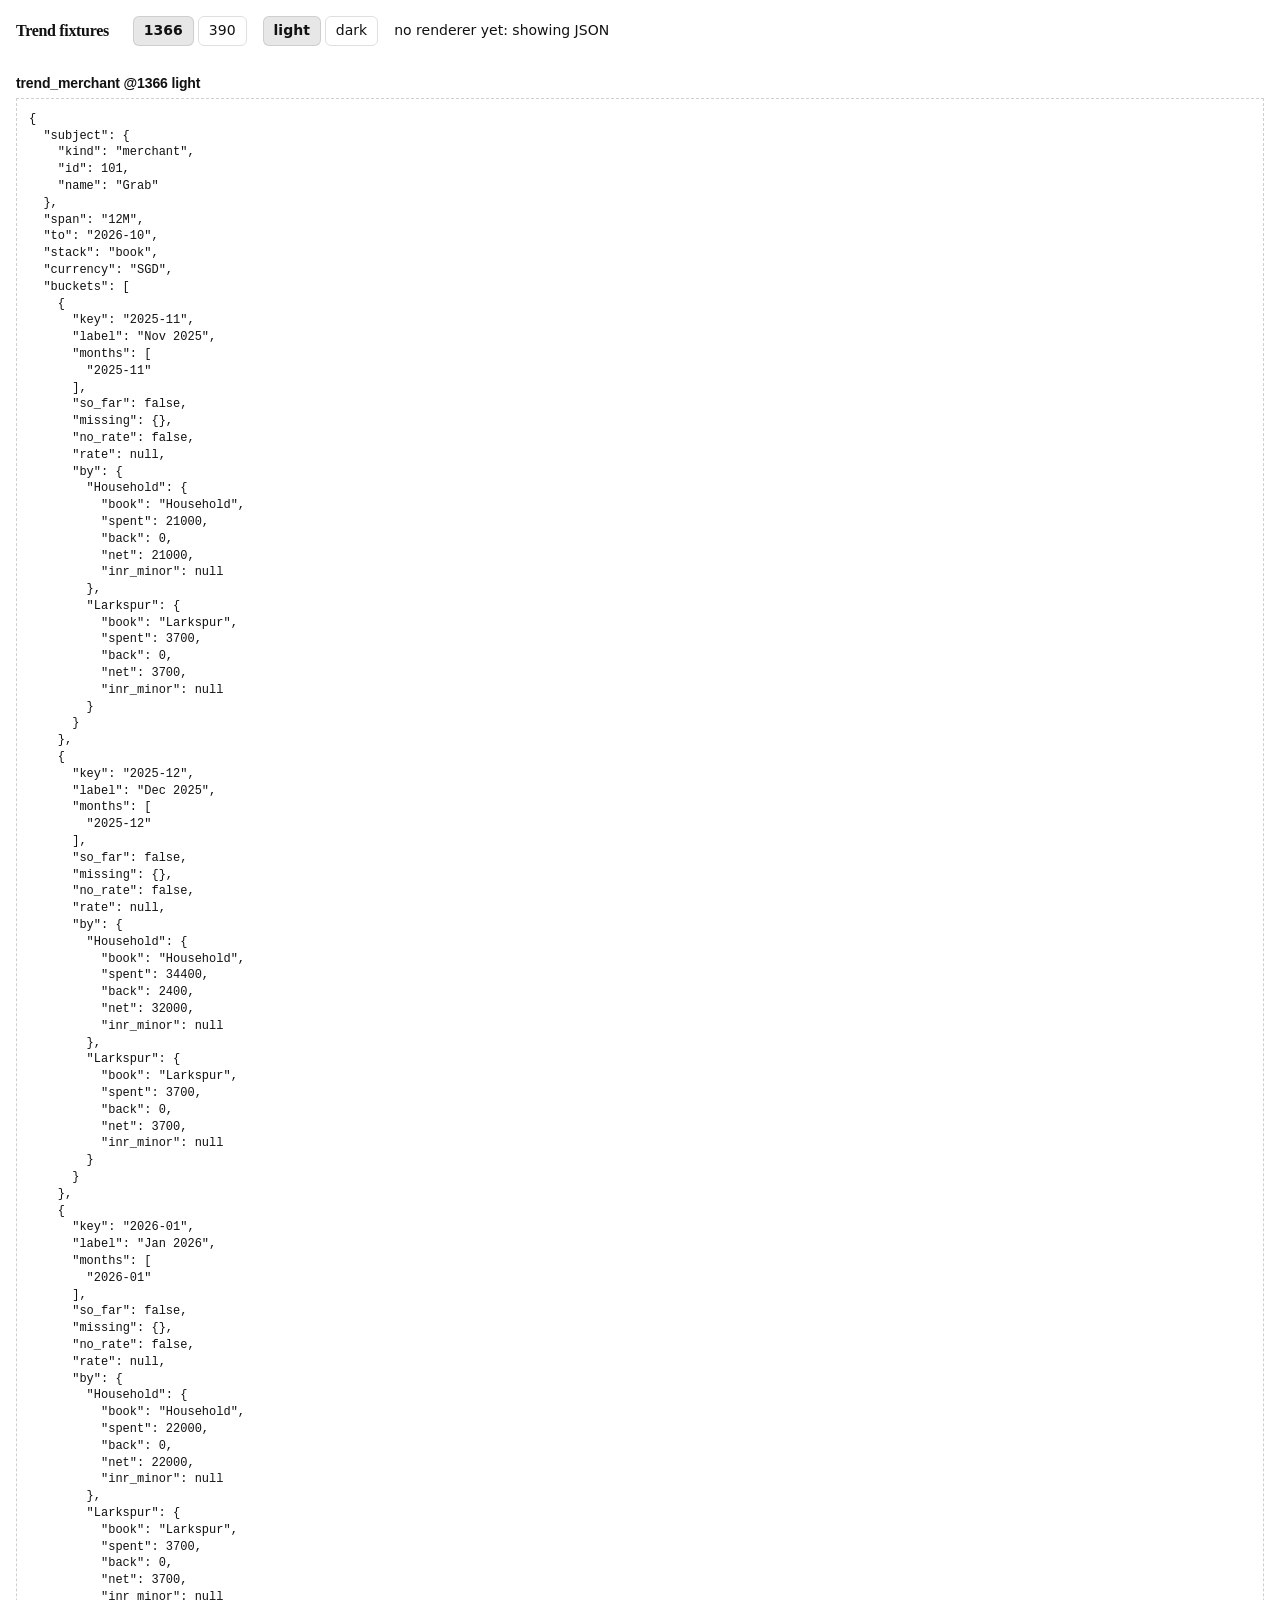
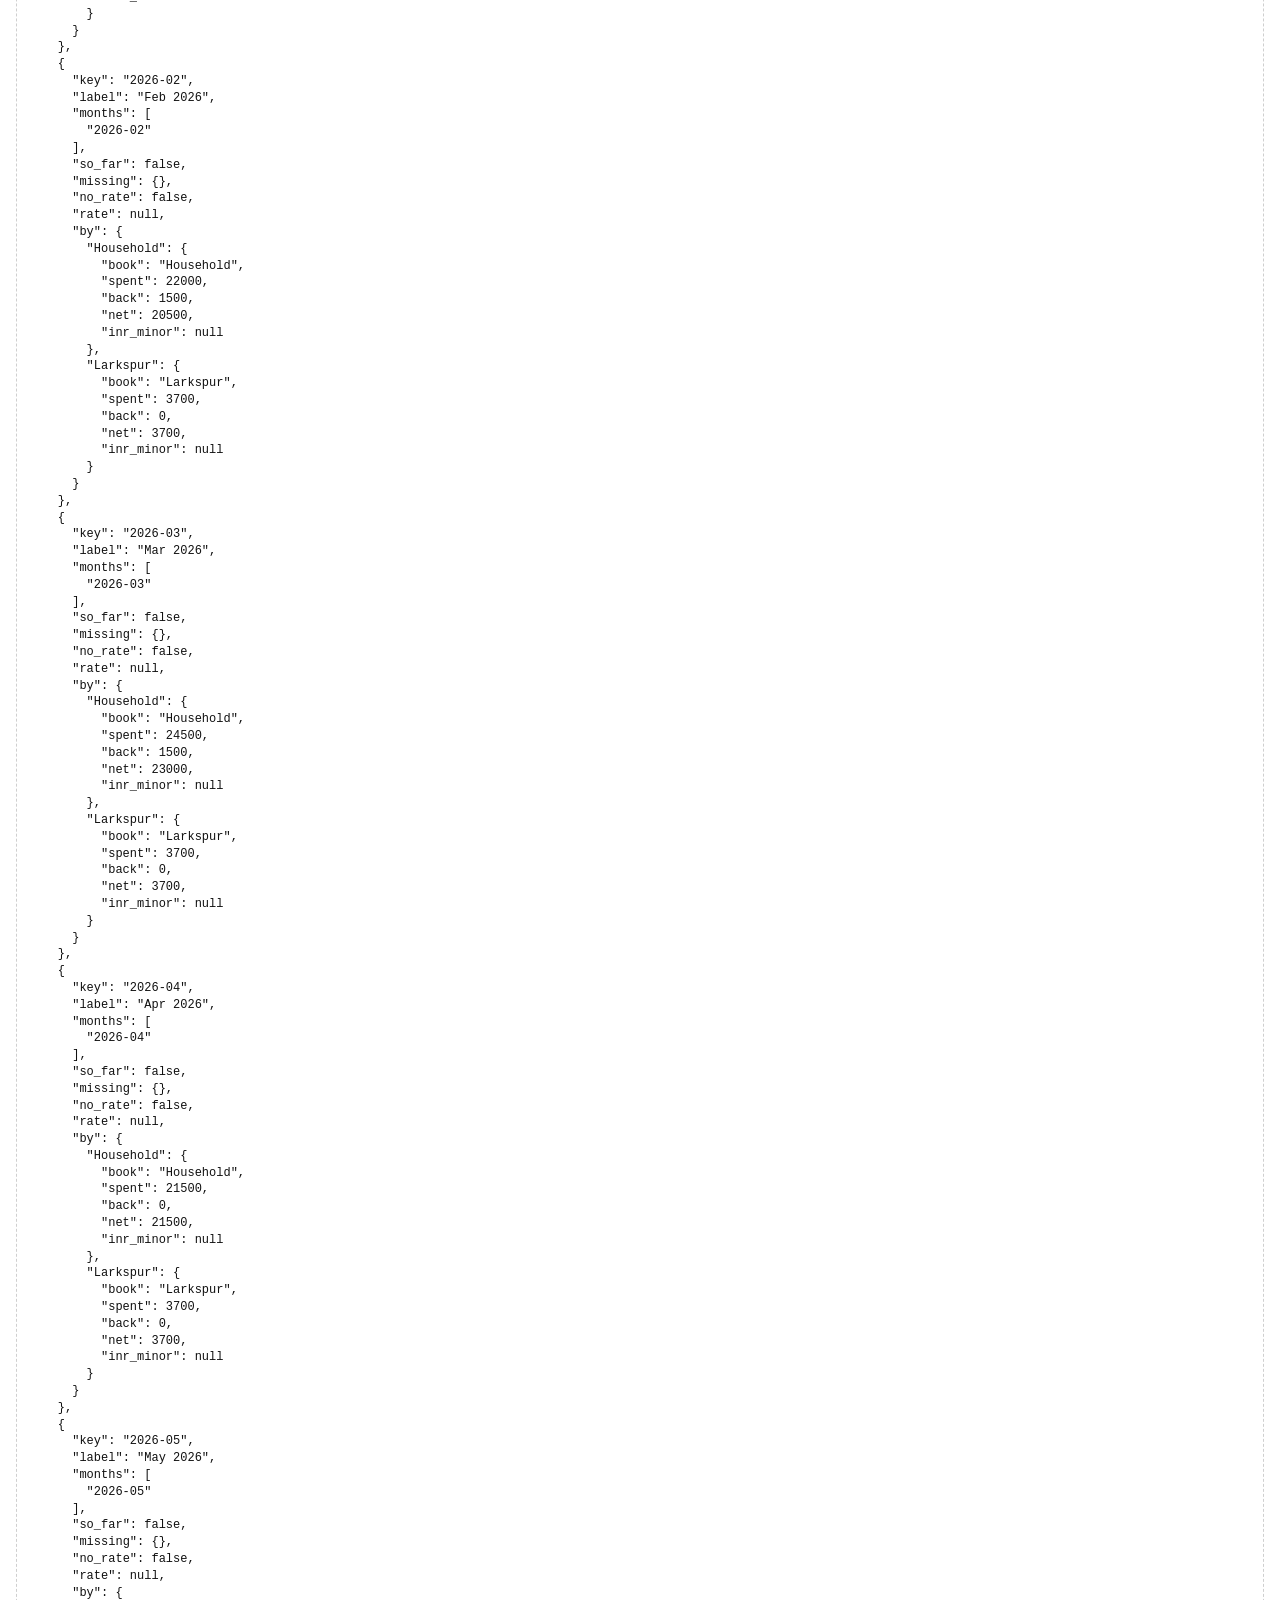
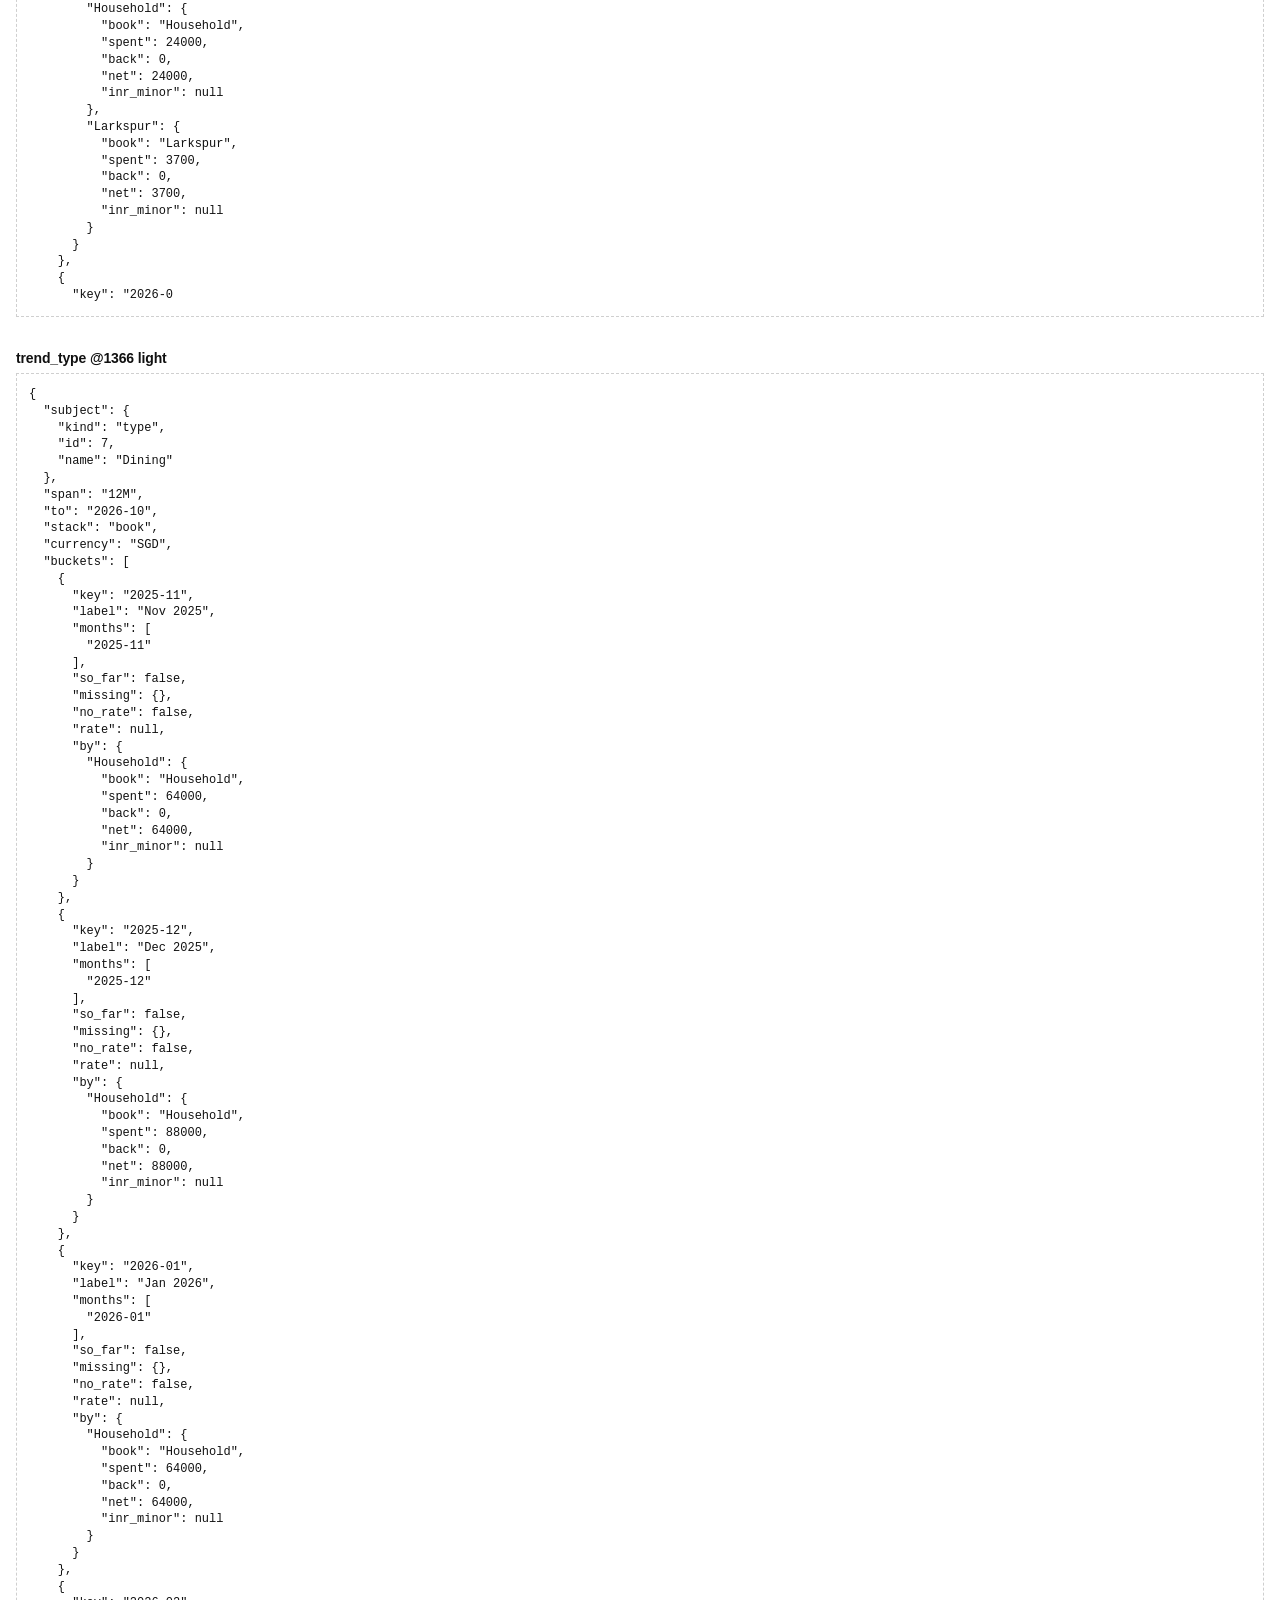
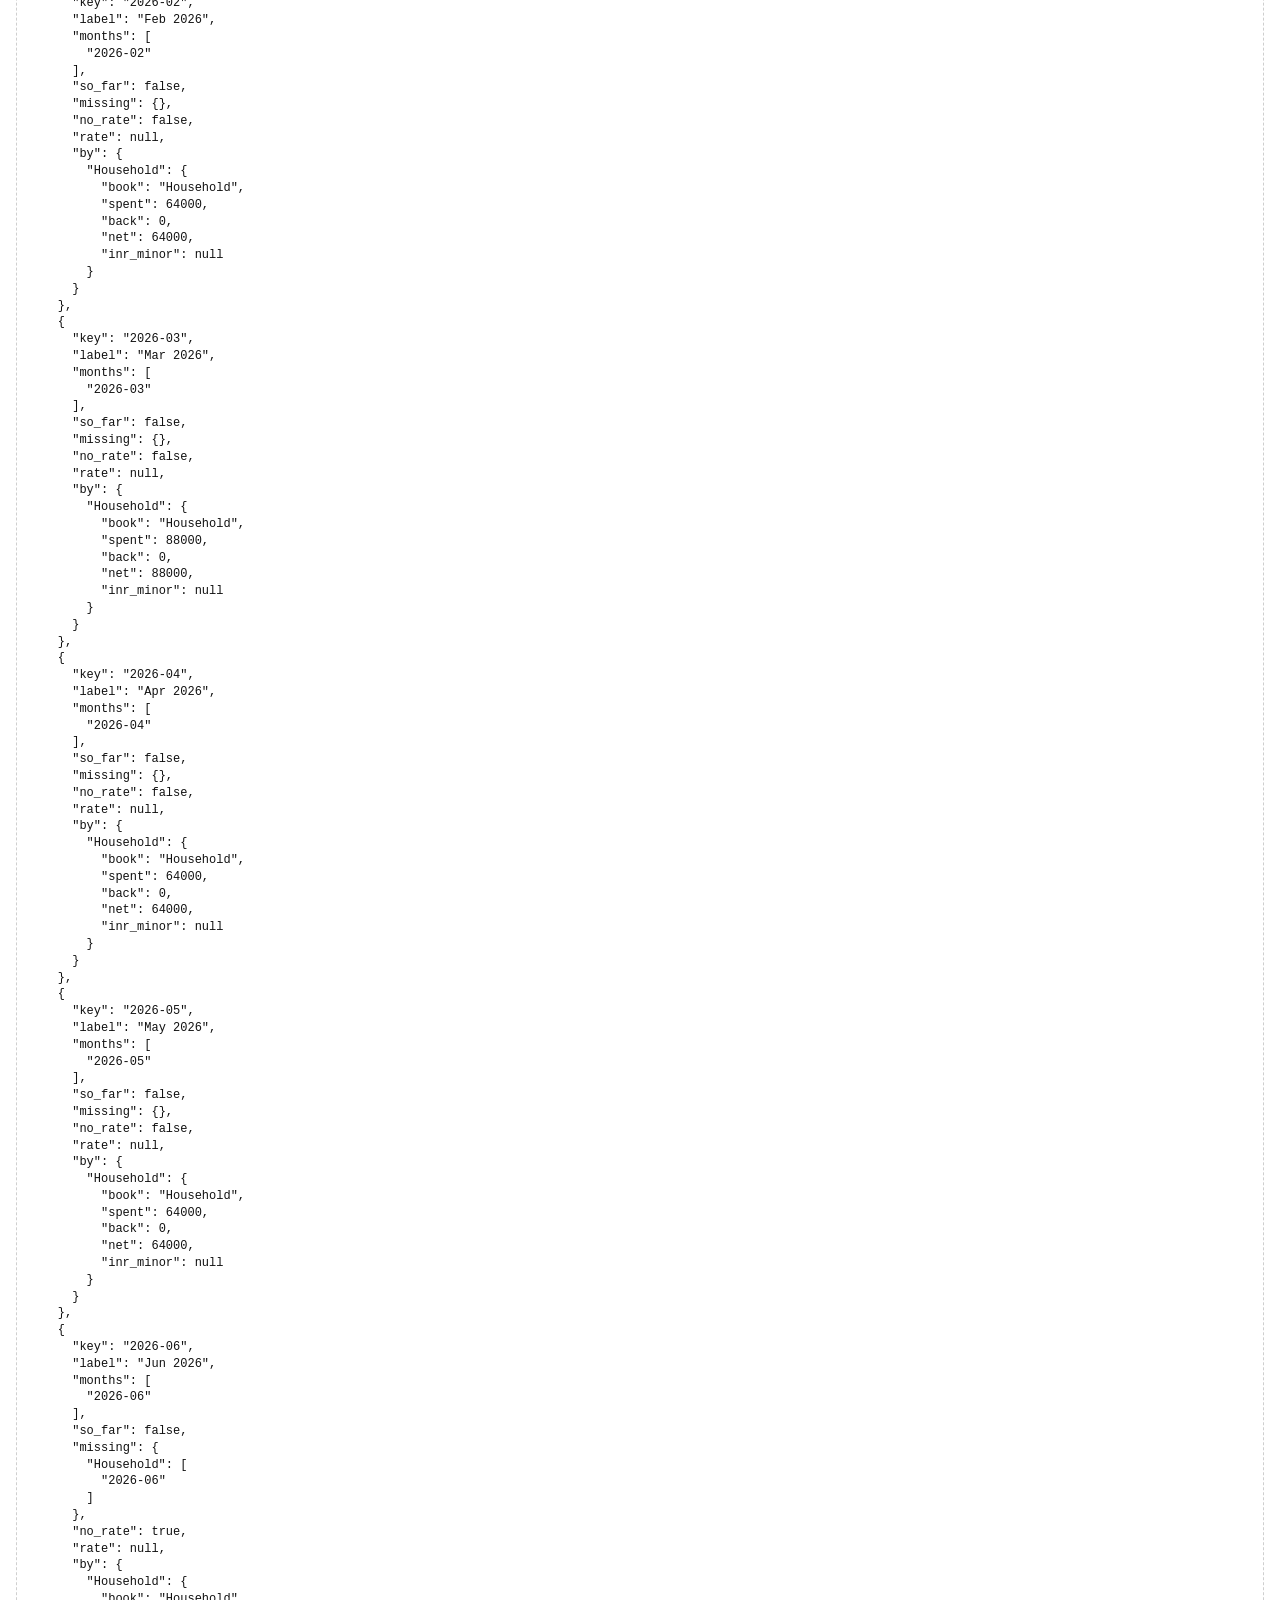
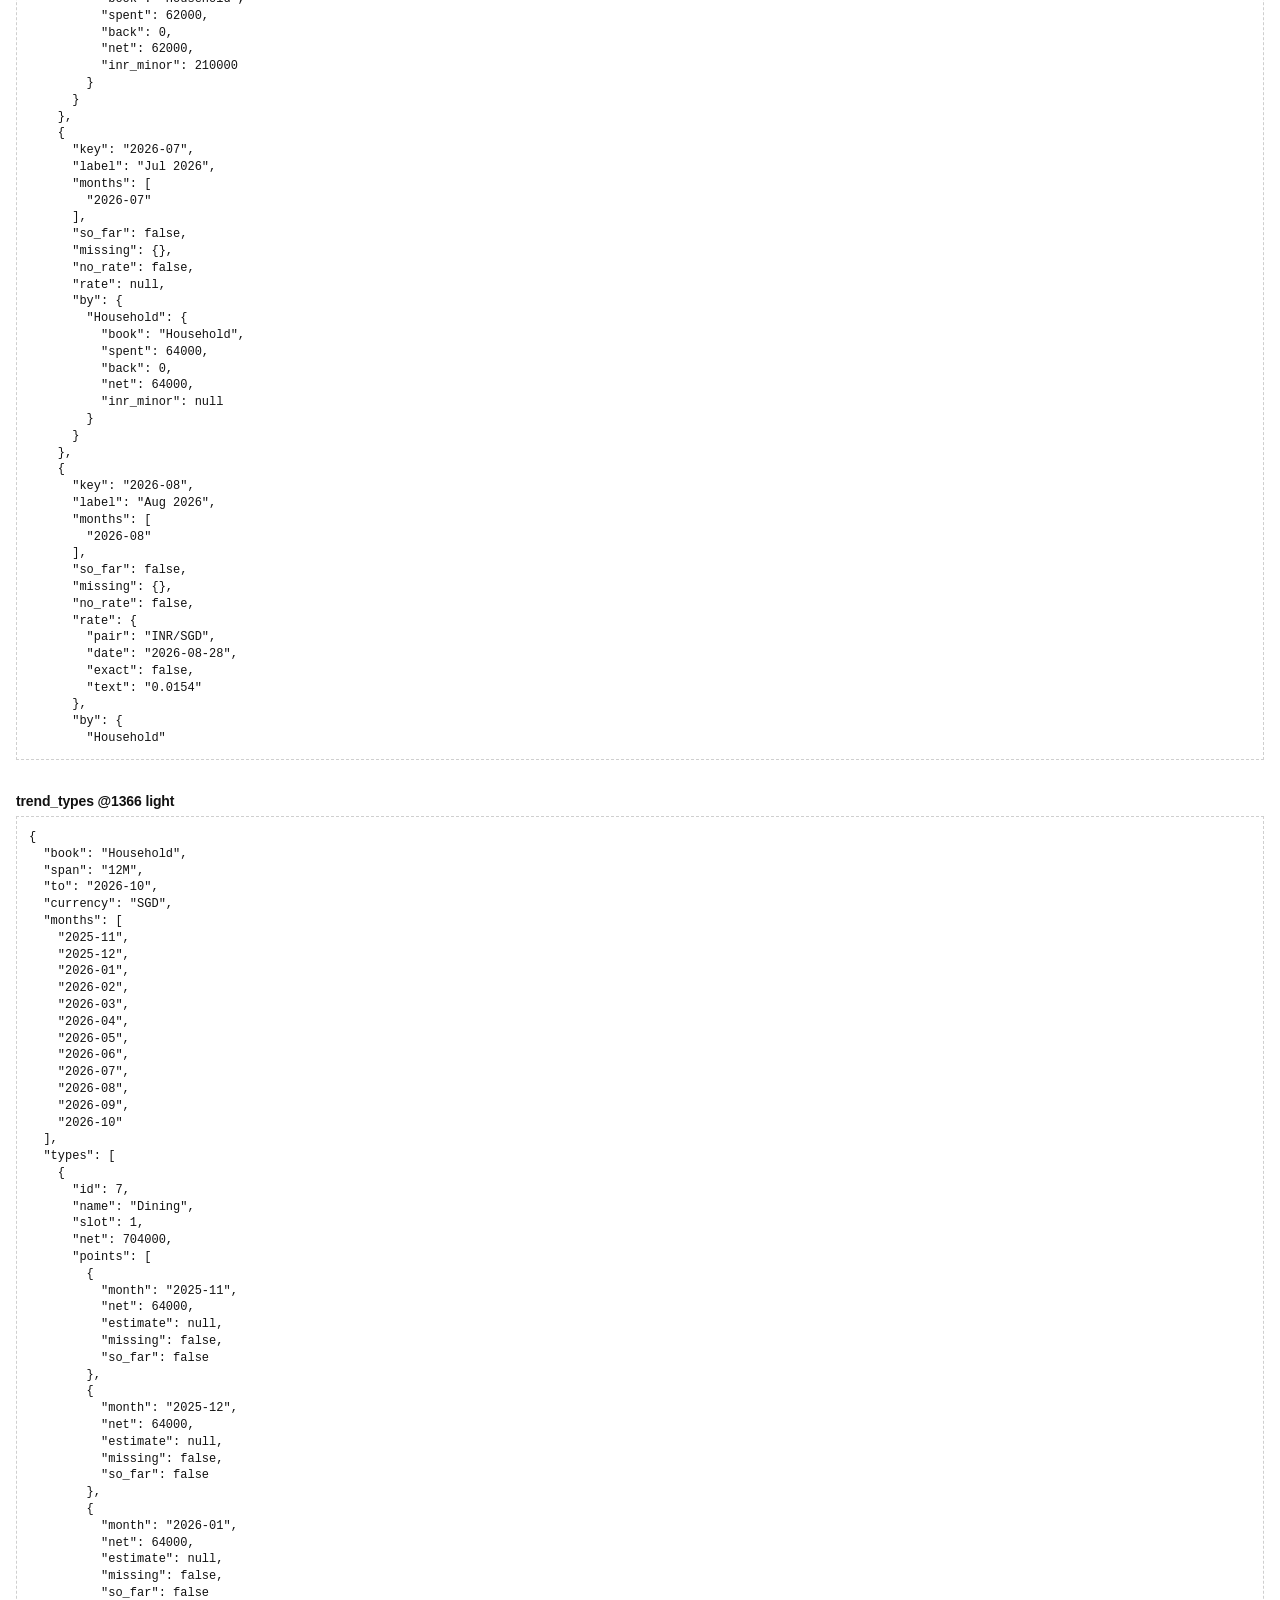
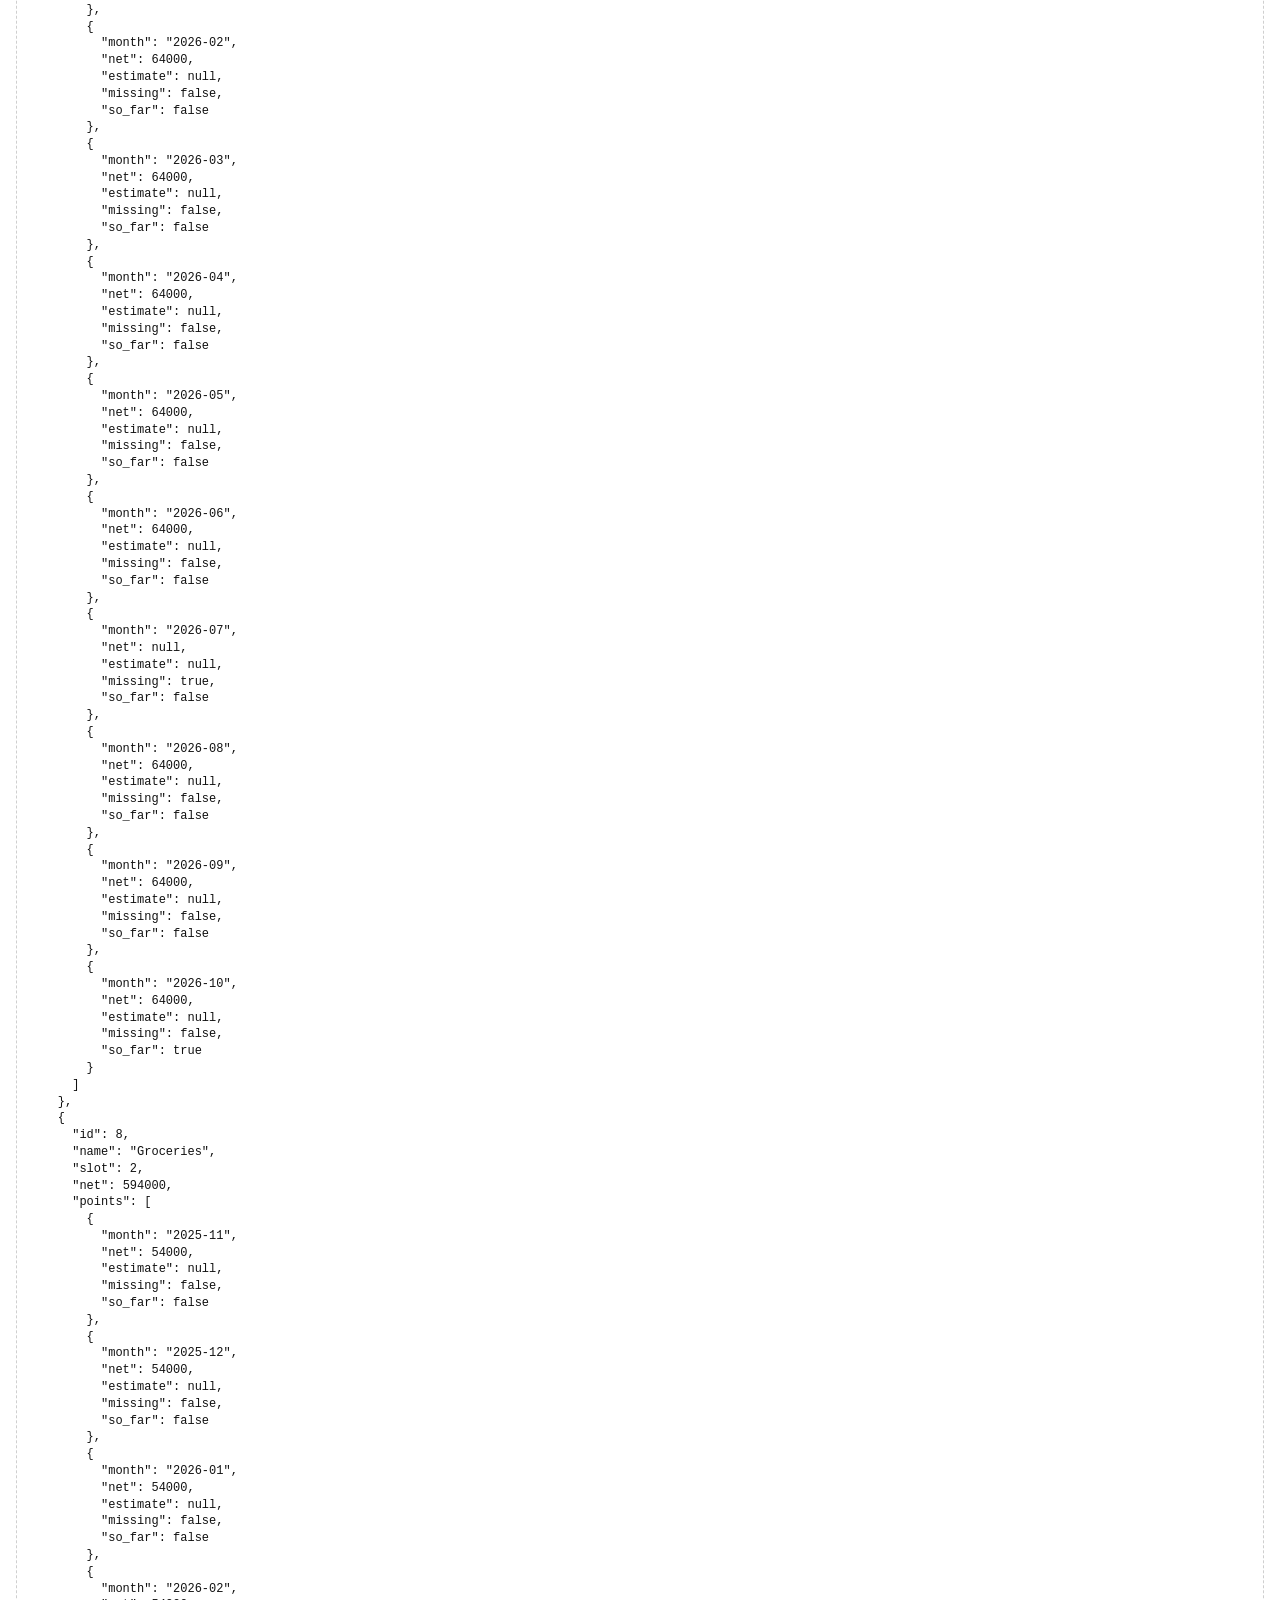
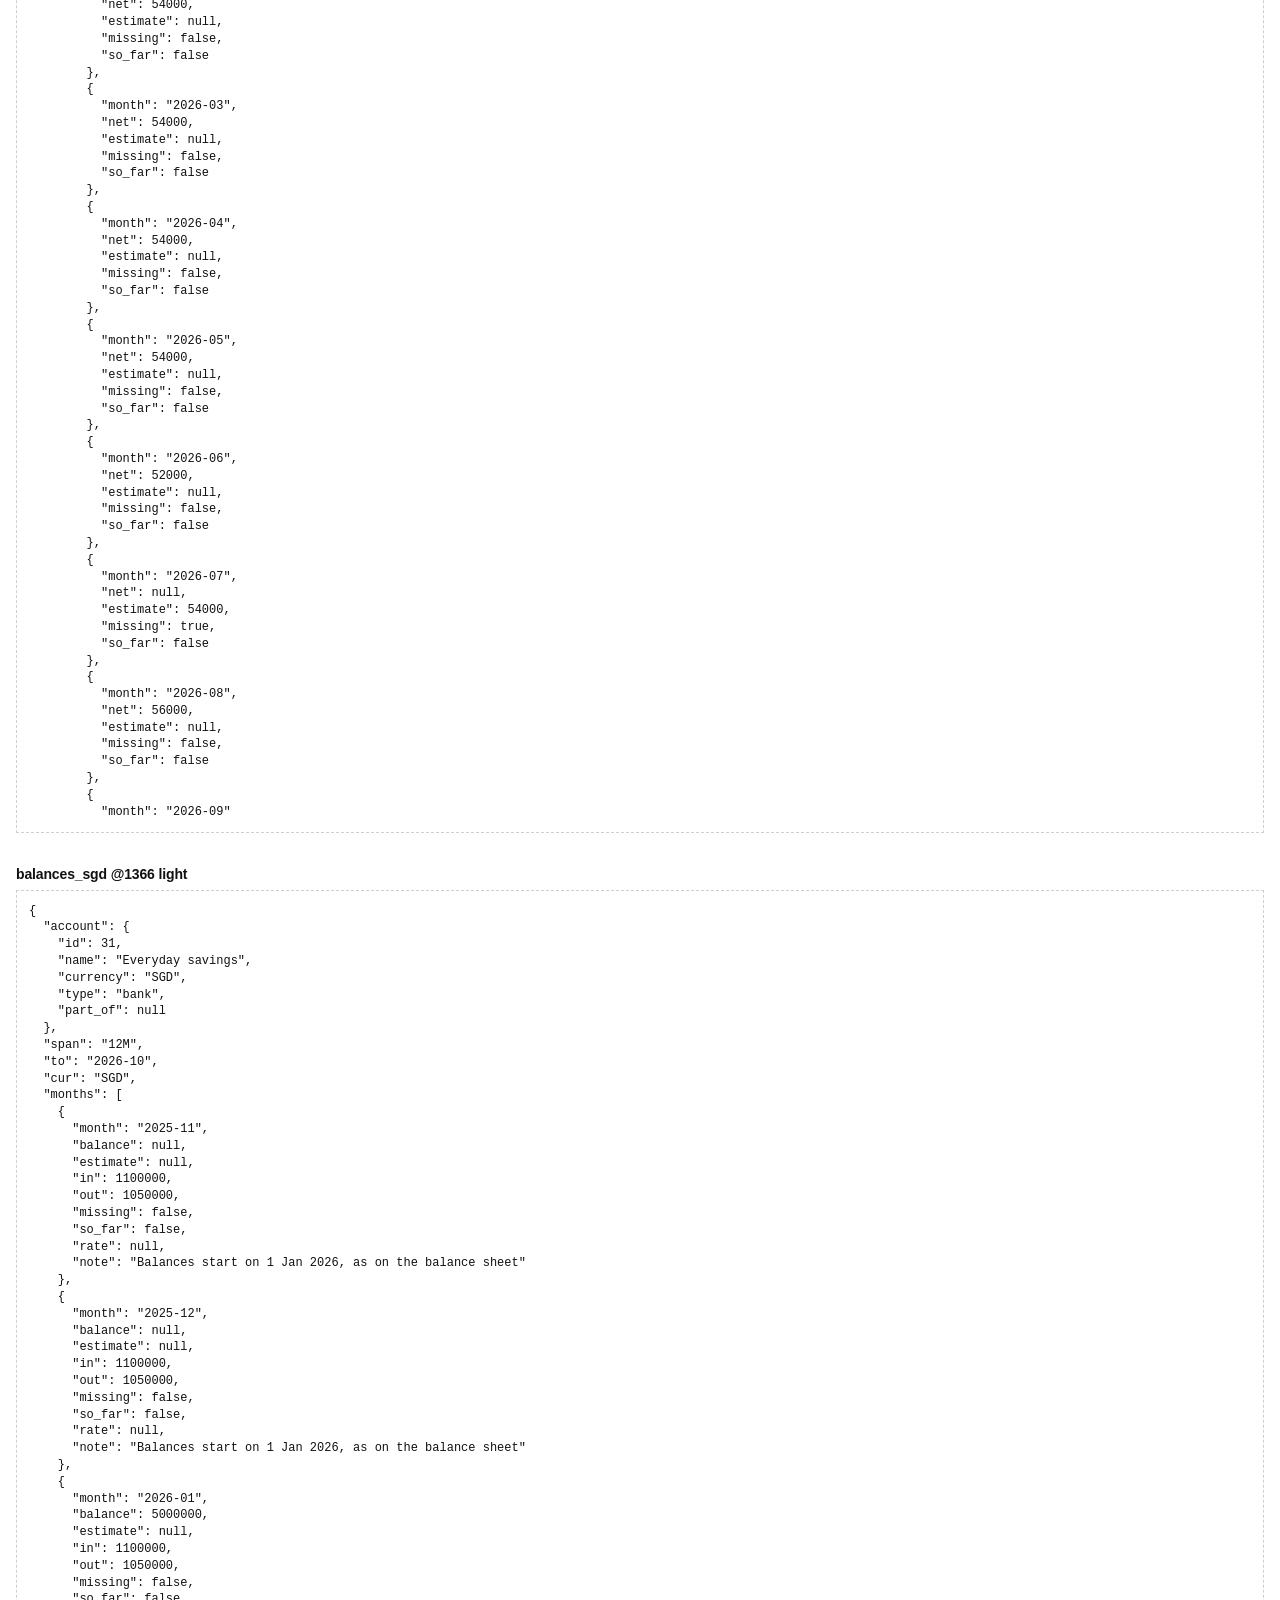
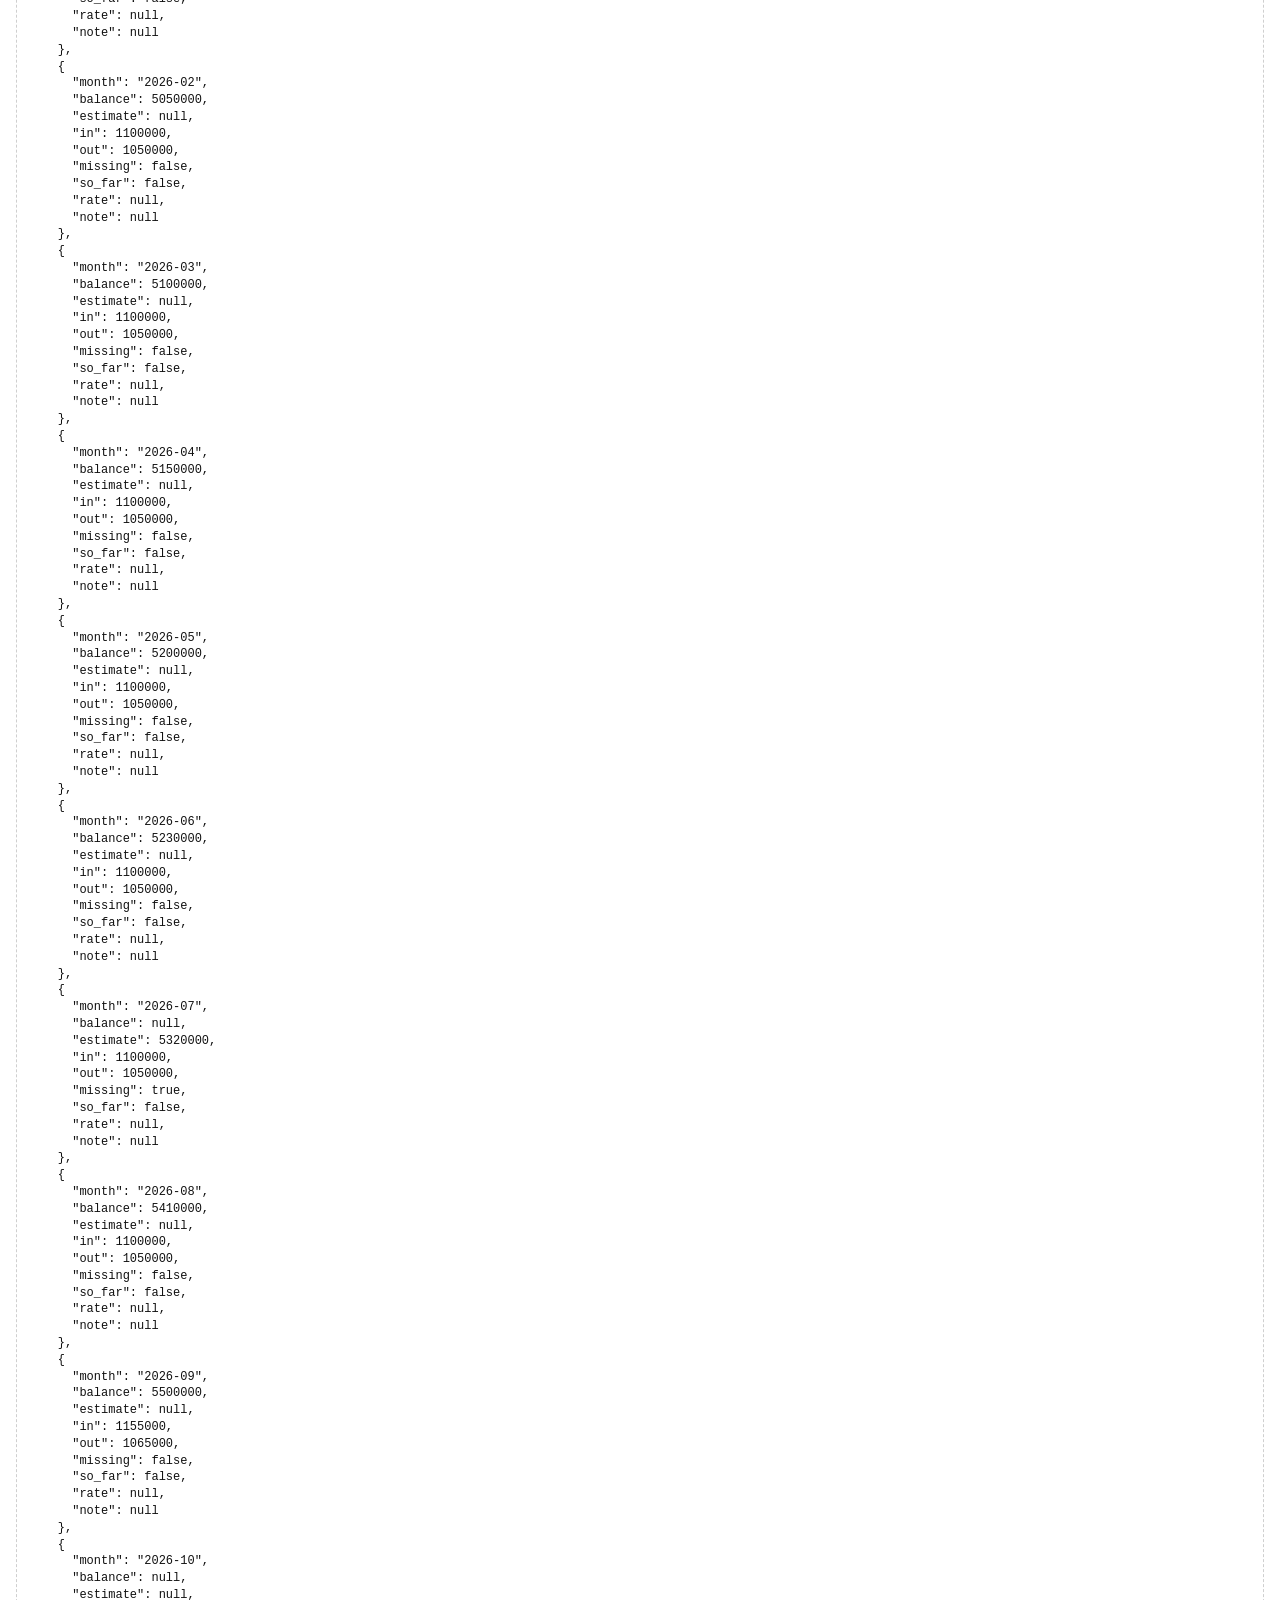
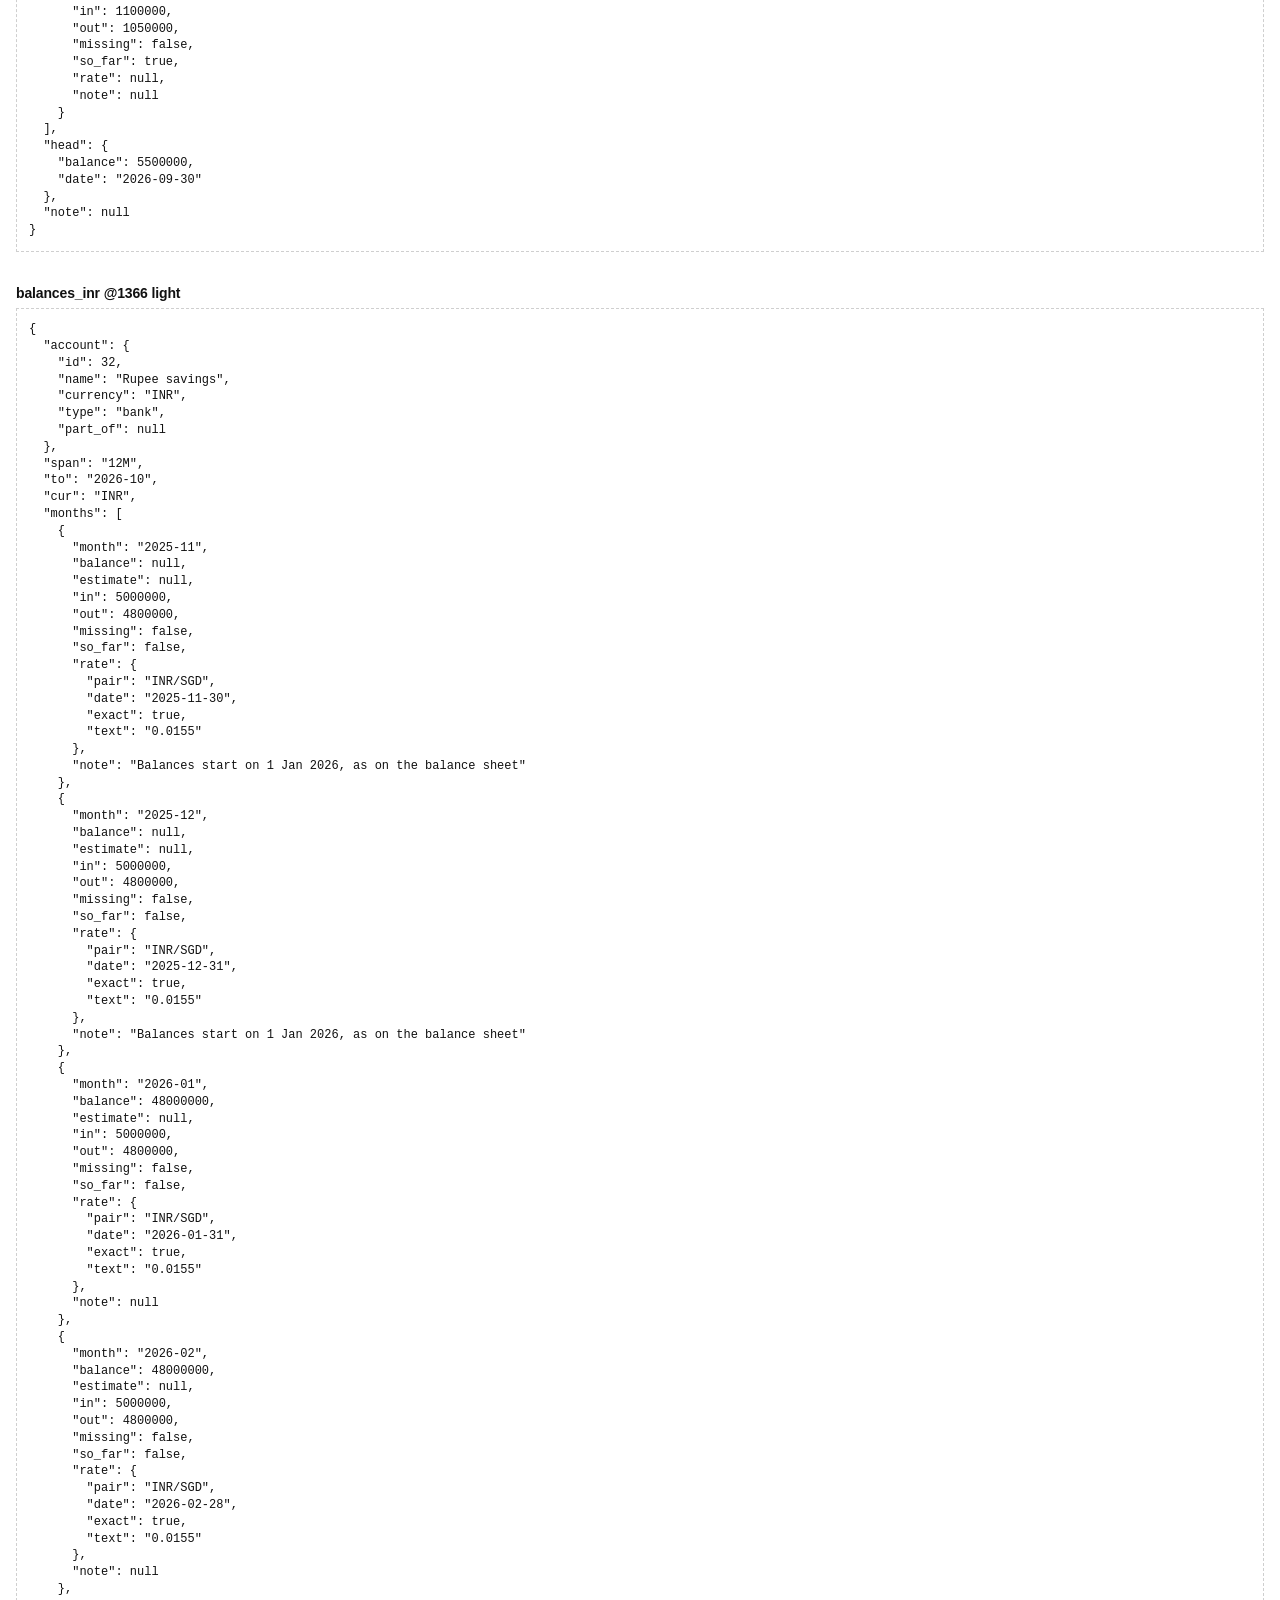
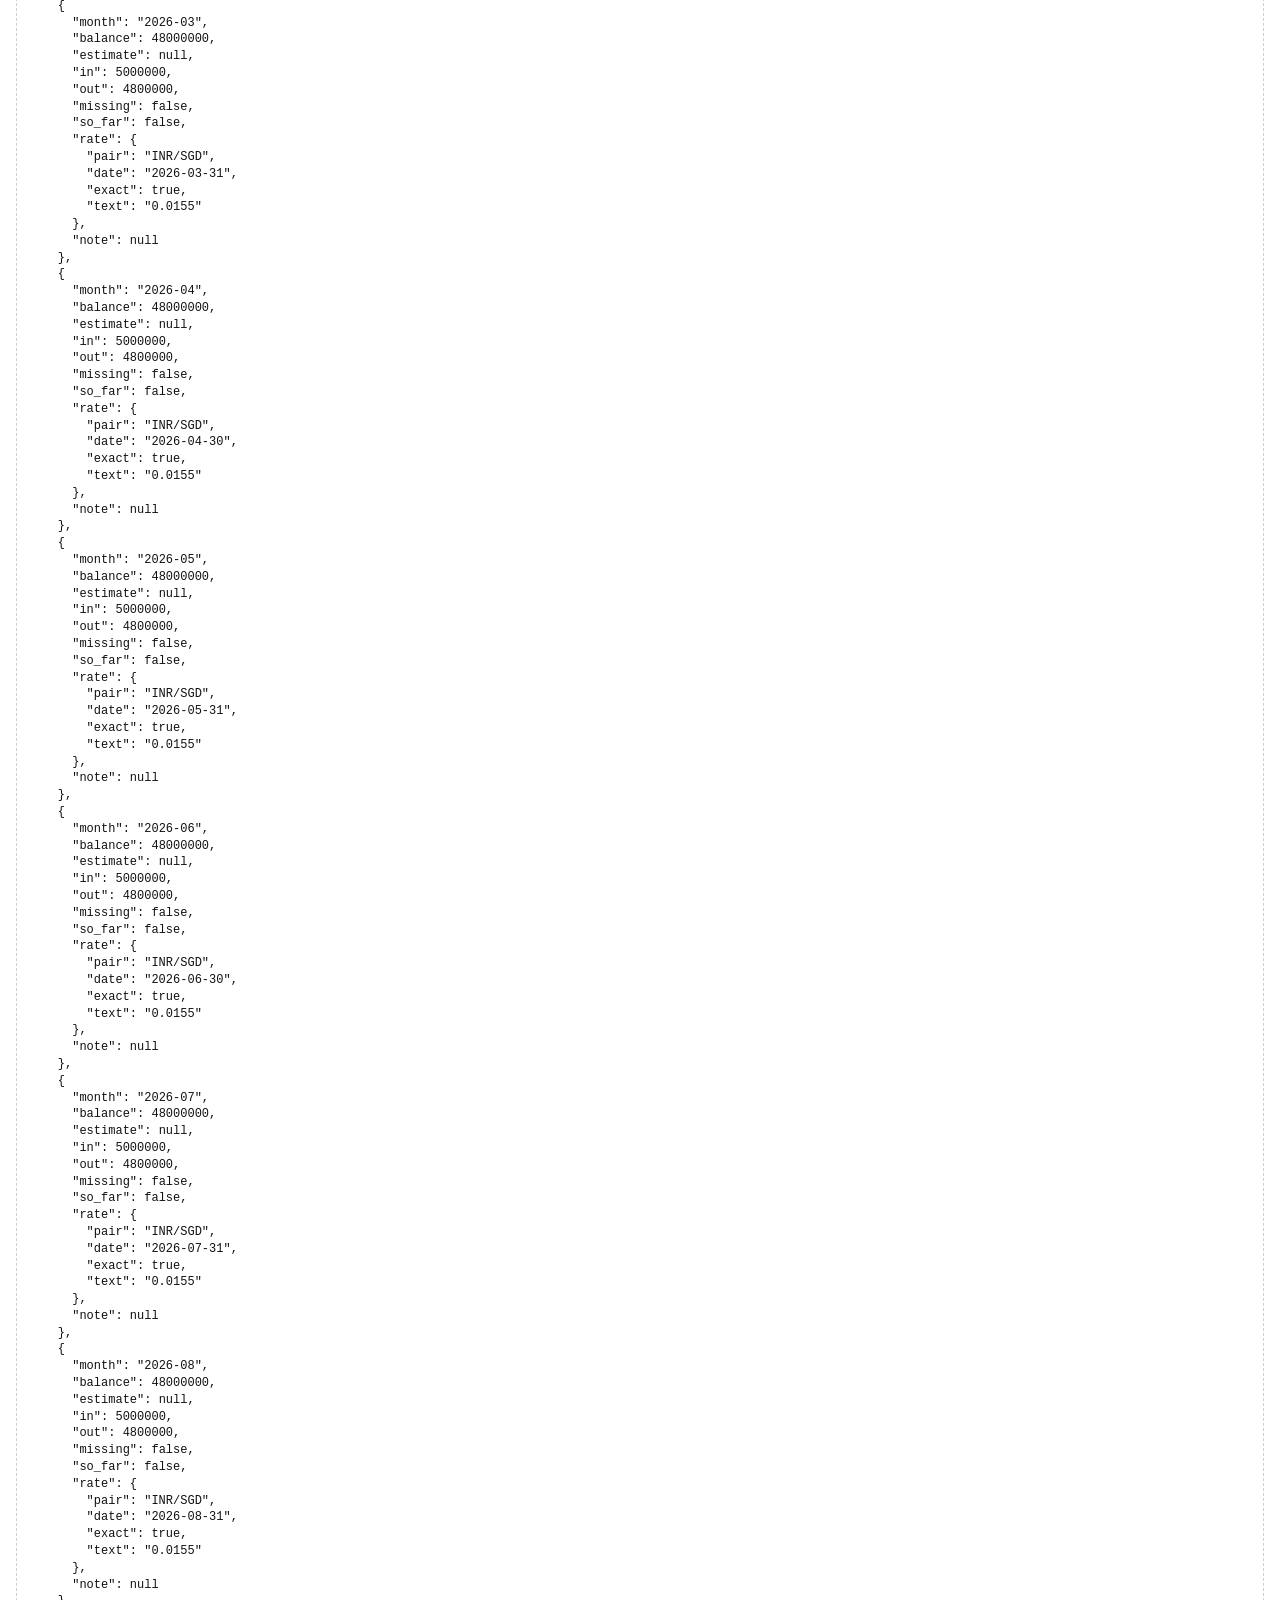
<file: tests/fixtures/trend/harness.html>
<!doctype html>
<html lang="en">
<head>
<meta charset="utf-8">
<meta name="viewport" content="width=device-width, initial-scale=1">
<title>Trend fixture harness (dev only)</title>
<!--
  Dev-only. Not served by fin: Flask only serves /static. Open it from the repo
  root with any static server, never against fin.db:

      python -m http.server 8470
      http://localhost:8470/tests/fixtures/trend/harness.html

  It draws each fixture beside it at 1366 and 390 wide, light and dark, so a
  renderer lane sees the same figures every time. The renderer lanes plug in by
  defining, in static/trend.js (and the pages' scripts):

      window.trendHarness = { render(el, kind, payload) { ... } }

  `kind` is the fixture's name. Until a renderer exists the frame shows the JSON.
  The harness copies none of app.js (which would boot the whole app); a renderer
  that needs its globals (money, toMinor, esc, icon, chartTokens, hatchPattern,
  store) declares them itself, as C1 must anyway.
-->
<link rel="stylesheet" href="../../../static/styles.css">
<link rel="stylesheet" href="../../../static/trend.css" onerror="this.remove()">
<style>
  body { margin: 0; padding: 16px; font: 14px/1.4 system-ui, sans-serif;
         background: var(--bg, #fff); color: var(--text, #111); }
  header.bar { display: flex; flex-wrap: wrap; gap: 8px 16px; align-items: center; margin-bottom: 16px; }
  header.bar h1 { font-size: 16px; margin: 0 8px 0 0; }
  .grp { display: inline-flex; gap: 4px; }
  .grp button { padding: 4px 10px; border: 1px solid #8884; border-radius: 6px; background: transparent;
                color: inherit; cursor: pointer; }
  .grp button[aria-pressed="true"] { background: #8883; font-weight: 600; }
  .case { margin: 0 0 32px; }
  .case h2 { font-size: 14px; margin: 0 0 6px; }
  .frame { border: 1px dashed #8886; padding: 12px; overflow: auto; max-width: 100%;
           background: var(--bg, #fff); color: var(--text, #111); }
  .frame pre { margin: 0; font-size: 12px; white-space: pre-wrap; word-break: break-word; }
</style>
</head>
<body>
<header class="bar">
  <h1>Trend fixtures</h1>
  <span class="grp" id="width"></span>
  <span class="grp" id="theme"></span>
  <span id="status" role="status"></span>
</header>
<main id="cases"></main>

<script>
(function () {
  var FIXTURES = ['trend_merchant', 'trend_type', 'trend_types', 'balances_sgd', 'balances_inr',
                  'trend_series', 'trend_missing'];
  var WIDTHS = [1366, 390];
  var THEMES = ['light', 'dark'];
  var width = WIDTHS[0], theme = THEMES[0];
  var cache = {};

  function group(id, values, current, onPick) {
    var host = document.getElementById(id);
    host.textContent = '';
    values.forEach(function (v) {
      var b = document.createElement('button');
      b.type = 'button';
      b.textContent = String(v);
      b.setAttribute('aria-pressed', String(v === current));
      b.addEventListener('click', function () { onPick(v); });
      host.appendChild(b);
    });
  }

  function draw() {
    document.documentElement.setAttribute('data-theme', theme);
    group('width', WIDTHS, width, function (v) { width = v; draw(); });
    group('theme', THEMES, theme, function (v) { theme = v; draw(); });
    var main = document.getElementById('cases');
    main.textContent = '';
    FIXTURES.forEach(function (name) {
      var sec = document.createElement('section');
      sec.className = 'case';
      var h = document.createElement('h2');
      h.textContent = name + '  @' + width + ' ' + theme;
      var frame = document.createElement('div');
      frame.className = 'frame';
      frame.style.width = width + 'px';
      sec.appendChild(h);
      sec.appendChild(frame);
      main.appendChild(sec);
      load(name).then(function (payload) {
        if (window.trendHarness && typeof window.trendHarness.render === 'function') {
          window.trendHarness.render(frame, name, payload);
        } else {
          var pre = document.createElement('pre');
          pre.textContent = JSON.stringify(payload, null, 2).slice(0, 4000);
          frame.appendChild(pre);
        }
      }).catch(function (err) {
        frame.textContent = 'could not load ' + name + ': ' + err.message;
      });
    });
  }

  function load(name) {
    if (cache[name]) return Promise.resolve(cache[name]);
    return fetch(name + '.json').then(function (r) {
      if (!r.ok) throw new Error(r.status + ' ' + r.statusText);
      return r.json();
    }).then(function (j) { cache[name] = j; return j; });
  }

  document.getElementById('status').textContent =
    (window.trendHarness ? 'renderer found' : 'no renderer yet: showing JSON');
  draw();
})();
</script>
</body>
</html>
</file>
<file: static/styles.css>
/* fin — the household's books, drawn in folio's style (light warm, and its
 * dark counterpart "the same room, at night").
 *
 * Layout of this file:
 *   BASE                     tokens (light, dark), type, the shell, and every
 *                            shared component: cards, hero, tiles, pills,
 *                            buttons, segmented controls, chips, forms,
 *                            tables, notices, sheets, toasts, empty states.
 *   PLACE: home-shell        Home
 *   PLACE: queue             the Queue
 *   PLACE: books             balance sheet, month check, an account, Import
 *   PLACE: spending-lists    Spending, Bills, Lists
 *   PLACE: changes           Changes, a row's own history
 * A place's section holds only that place's rules; shared things live in BASE.
 *
 * Rules that hold everywhere:
 *   - every colour is a token, defined for both themes;
 *   - every font size is one of the seven --t-* sizes, every control one of
 *     the two heights (--ctl, --ctl-sm), every padding a --space-* step;
 *   - camel is a save (one per region); a chosen chip, segment or place is
 *     ink (--pick-*); every card has the one elevation (--shadow-sm);
 *   - no left accent border anywhere: a tone is a whole border, a tint, a
 *     pill or a dot (tests/test_no_left_accent_borders.py guards it);
 *   - every trust marker is an icon, a word and a tint together;
 *   - phone controls are at least 44px tall; nothing scrolls the page sideways.
 */

/* ========================================================================== */
/* == BASE == */
/* ========================================================================== */

/* ---------- tokens: light (folio's light-warm, with fin's AA fixes) ---------- */
:root {
    color-scheme: light;
    --font-display: 'Fraunces', Georgia, serif;
    --font-base: 'Plus Jakarta Sans', -apple-system, BlinkMacSystemFont, 'Segoe UI', sans-serif;
    --font-num: var(--font-base);
    --font-mono: "SF Mono", Monaco, "Cascadia Code", Consolas, monospace;
    /* one type scale (folio's, as fin-surfaces 08 v2 draws it): caps, meta, ui, body,
       a title, a card's figure, the page's h1. No other font size. */
    --t-cap: 11px; --t-meta: 12px; --t-ui: 13px; --t-body: 14px; --t-title: 16px; --t-card: 20px; --t-page: 32px;
    --font-regular: 400; --font-medium: 500; --font-semibold: 600; --font-bold: 700;
    --space-1: 4px; --space-2: 8px; --space-3: 12px; --space-4: 16px; --space-5: 20px;
    --space-6: 24px; --space-8: 32px; --space-10: 40px; --space-12: 48px;
    --radius-sm: 4px; --radius-md: 6px; --radius-lg: 8px; --radius-xl: 12px; --radius-card: 16px; --radius-hero: 22px;
    --radius: var(--radius-md);

    --bg-base: #f5ede4;  --bg-surface: #fdfaf6;  --bg-raised: #ebe2d6;  --bg-elevated: #fefcf8;
    --border-subtle: #e2d8ca;  --border-default: #d0c4b2;  --border-emphasis: #bdb09c;
    --text-primary: #2c2418;      /* 14.7:1 on cards */
    --text-secondary: #685840;    /* 6.6:1 */
    --text-tertiary: #6e5f48;     /* fix: folio #9a8a72 is 3.2:1; this is 5.9:1 on cards */
    --text-muted: #8f8068;        /* placeholders and disabled only, never information */
    --accent-primary: #b07830;  --accent-primary-hover: #9a6828;  --accent-primary-subtle: #f0e4d0;
    --accent-ink: #8a5a1c;        /* camel as text: 5.7:1 */
    --accent-secondary: #c45838;  --accent-secondary-hover: #ae4c2e;  --accent-secondary-subtle: #f5ddd0;
    --accent-secondary-ink: #9c4226;
    --accent-pop: #0a7068;        /* fin's Claude teal, 5.7:1 as text */
    --accent-pop-hover: #085c55;  --accent-pop-subtle: #e0f4f2;
    --on-accent: #fffaf2;         /* text on the camel gradient */
    --semantic-success: #2f6b35;  --semantic-warning: #b04a06;  --semantic-error: #a8281c;
    --ok-subtle: #e3efdf;  --warn-subtle: #fbe7d6;  --bad-subtle: #f8dcd6;
    --chart-1: #b07830; --chart-2: #0d8a80; --chart-3: #c45838; --chart-4: #d09040;
    --chart-5: #b85870; --chart-6: #8a7248; --chart-7: #38886c; --chart-8: #a06848;
    --shadow-sm: 0 1px 2px rgba(44, 36, 24, 0.07), 0 1px 3px rgba(44, 36, 24, 0.04);
    --shadow-md: 0 4px 8px rgba(44, 36, 24, 0.09), 0 2px 4px rgba(44, 36, 24, 0.05);
    --shadow-lg: 0 12px 28px rgba(44, 36, 24, 0.14), 0 8px 12px rgba(44, 36, 24, 0.08);
    --shadow-glow-camel: 0 0 20px rgba(176, 120, 48, 0.14);
    --shadow-up: 0 -4px 16px rgba(33, 31, 26, 0.08);
    --shadow-sheet: 0 4px 24px rgba(0, 0, 0, 0.3), 0 1px 6px rgba(0, 0, 0, 0.15);
    --shadow-toast: 0 6px 24px rgba(0, 0, 0, 0.12);
    --inset-well: inset 0 1px 3px rgba(0, 0, 0, 0.08);
    --inset-seg: inset 0 2px 4px rgba(0, 0, 0, 0.08);
    --scrim: rgba(0, 0, 0, 0.5);
    --highlight: rgba(255, 255, 255, 0.06);

    --z-sticky: 30; --z-overlay: 50; --z-modal: 60; --z-toast: 70;
    --duration-fast: 100ms; --duration-normal: 200ms; --duration-slow: 350ms;
    --ease-default: cubic-bezier(0.2, 0, 0.2, 1);

    /* hatch: outside the household's total (folio: outside NAV) */
    --hatch: repeating-linear-gradient(135deg, color-mix(in srgb, var(--text-tertiary) 13%, transparent) 0 2px, transparent 2px 9px);
    --hatch-strong: repeating-linear-gradient(135deg, color-mix(in srgb, var(--text-secondary) 38%, transparent) 0 2px, color-mix(in srgb, var(--text-secondary) 10%, transparent) 2px 6px);
    /* families: money in, money out */
    --k-in: var(--chart-2); --k-out: var(--chart-5); --k-fee: var(--chart-4); --k-move: var(--chart-6); --k-mark: var(--text-tertiary);

    /* fin's names, kept so app.js's var(--…) keep working */
    --camel: var(--accent-primary); --camel-ink: var(--accent-ink); --camel-subtle: var(--accent-primary-subtle);
    --terra: var(--accent-secondary); --terra-ink: var(--accent-secondary-ink);
    --claude: var(--accent-pop); --claude-subtle: var(--accent-pop-subtle);
    --ok: var(--semantic-success); --warn: var(--semantic-warning); --bad: var(--semantic-error);
    --plain: var(--text-secondary); --text-disabled: var(--text-muted);
    --tap: 44px; --gutter: 16px; --maxw: 1560px; --queue-maxw: 1040px;
    /* two control heights: a page control (search, Save all, a sheet's buttons)
       and a control in a row (a picker, ✓, This was…); both 44px on a phone */
    --ctl: 36px; --ctl-sm: 30px;
    /* selection is ink, never camel: a chosen chip, segment, pick or place.
       Camel is for doing: the one save of a region. */
    --pick-bg: #2c2418; --pick-fg: #fdfaf6;
    /* a picker's caret (select.sel), drawn in --text-secondary */
    --caret: url("data:image/svg+xml,%3Csvg xmlns='http://www.w3.org/2000/svg' viewBox='0 0 256 256'%3E%3Cpath fill='%23685840' d='M213.66,101.66l-80,80a8,8,0,0,1-11.32,0l-80-80A8,8,0,0,1,53.66,90.34L128,164.69l74.34-74.35a8,8,0,0,1,11.32,11.32Z'/%3E%3C/svg%3E");
}
@media (max-width: 720px) { :root { --t-page: 28px; --ctl: var(--tap); --ctl-sm: var(--tap); } }

/* ---------- tokens: dark, "the same room, at night" ----------
   Written twice: for a device set to dark with no choice made, and for the
   explicit choice, so the page is right even if the head script fails. */
@media (prefers-color-scheme: dark) {
    :root:not([data-theme="light"]) {
        color-scheme: dark;
        --bg-base: #17130f;  --bg-surface: #211b15;  --bg-raised: #2e261e;  --bg-elevated: #2a221a;
        --border-subtle: #352c22;  --border-default: #4a3e30;  --border-emphasis: #66563f;
        --text-primary: #f2e8da;  --text-secondary: #cdbca4;  --text-tertiary: #a99880;  --text-muted: #857561;
        --accent-primary: #d4a574;  --accent-primary-hover: #c08e5c;  --accent-primary-subtle: #392b1b;
        --accent-ink: #e2b27e;
        --accent-secondary: #e38d6b;  --accent-secondary-hover: #cf7a58;  --accent-secondary-subtle: #3a2219;
        --accent-secondary-ink: #e38d6b;
        --accent-pop: #52c7ba;  --accent-pop-hover: #3fb3a6;  --accent-pop-subtle: #14322f;
        --on-accent: #17130f;
        --semantic-success: #8fc98a;  --semantic-warning: #ff8f4d;  --semantic-error: #ff7a6e;
        --ok-subtle: #1f3121;  --warn-subtle: #3b2615;  --bad-subtle: #3d1c17;
        --chart-1: #d4a574; --chart-2: #52c7ba; --chart-3: #e38d6b; --chart-4: #e8c44c;
        --chart-5: #d47090; --chart-6: #c4956a; --chart-7: #8ab87a; --chart-8: #b89478;
        --shadow-sm: 0 1px 2px rgba(0, 0, 0, 0.3), 0 1px 3px rgba(0, 0, 0, 0.2);
        --shadow-md: 0 4px 8px rgba(0, 0, 0, 0.35), 0 2px 4px rgba(0, 0, 0, 0.25);
        --shadow-lg: 0 12px 28px rgba(0, 0, 0, 0.45), 0 8px 12px rgba(0, 0, 0, 0.35);
        --shadow-glow-camel: 0 0 24px rgba(212, 165, 116, 0.2);
        --shadow-up: 0 -4px 16px rgba(0, 0, 0, 0.4);
        --shadow-sheet: 0 4px 32px rgba(0, 0, 0, 0.6), 0 1px 6px rgba(0, 0, 0, 0.4);
        --shadow-toast: 0 6px 24px rgba(0, 0, 0, 0.5);
        --inset-well: inset 0 1px 3px rgba(0, 0, 0, 0.35);
        --inset-seg: inset 0 2px 4px rgba(0, 0, 0, 0.3);
        --scrim: rgba(0, 0, 0, 0.6);
        --highlight: rgba(255, 240, 220, 0.06);
        --pick-bg: #4a3e30; --pick-fg: #f2e8da;   /* on dark, a quiet raised fill */
        --caret: url("data:image/svg+xml,%3Csvg xmlns='http://www.w3.org/2000/svg' viewBox='0 0 256 256'%3E%3Cpath fill='%23cdbca4' d='M213.66,101.66l-80,80a8,8,0,0,1-11.32,0l-80-80A8,8,0,0,1,53.66,90.34L128,164.69l74.34-74.35a8,8,0,0,1,11.32,11.32Z'/%3E%3C/svg%3E");
    }
}
:root[data-theme="dark"] {
    color-scheme: dark;
    --bg-base: #17130f;  --bg-surface: #211b15;  --bg-raised: #2e261e;  --bg-elevated: #2a221a;
    --border-subtle: #352c22;  --border-default: #4a3e30;  --border-emphasis: #66563f;
    --text-primary: #f2e8da;  --text-secondary: #cdbca4;  --text-tertiary: #a99880;  --text-muted: #857561;
    --accent-primary: #d4a574;  --accent-primary-hover: #c08e5c;  --accent-primary-subtle: #392b1b;
    --accent-ink: #e2b27e;
    --accent-secondary: #e38d6b;  --accent-secondary-hover: #cf7a58;  --accent-secondary-subtle: #3a2219;
    --accent-secondary-ink: #e38d6b;
    --accent-pop: #52c7ba;  --accent-pop-hover: #3fb3a6;  --accent-pop-subtle: #14322f;
    --on-accent: #17130f;
    --semantic-success: #8fc98a;  --semantic-warning: #ff8f4d;  --semantic-error: #ff7a6e;
    --ok-subtle: #1f3121;  --warn-subtle: #3b2615;  --bad-subtle: #3d1c17;
    --chart-1: #d4a574; --chart-2: #52c7ba; --chart-3: #e38d6b; --chart-4: #e8c44c;
    --chart-5: #d47090; --chart-6: #c4956a; --chart-7: #8ab87a; --chart-8: #b89478;
    --shadow-sm: 0 1px 2px rgba(0, 0, 0, 0.3), 0 1px 3px rgba(0, 0, 0, 0.2);
    --shadow-md: 0 4px 8px rgba(0, 0, 0, 0.35), 0 2px 4px rgba(0, 0, 0, 0.25);
    --shadow-lg: 0 12px 28px rgba(0, 0, 0, 0.45), 0 8px 12px rgba(0, 0, 0, 0.35);
    --shadow-glow-camel: 0 0 24px rgba(212, 165, 116, 0.2);
    --shadow-up: 0 -4px 16px rgba(0, 0, 0, 0.4);
    --shadow-sheet: 0 4px 32px rgba(0, 0, 0, 0.6), 0 1px 6px rgba(0, 0, 0, 0.4);
    --shadow-toast: 0 6px 24px rgba(0, 0, 0, 0.5);
    --inset-well: inset 0 1px 3px rgba(0, 0, 0, 0.35);
    --inset-seg: inset 0 2px 4px rgba(0, 0, 0, 0.3);
    --scrim: rgba(0, 0, 0, 0.6);
    --highlight: rgba(255, 240, 220, 0.06);
    --pick-bg: #4a3e30; --pick-fg: #f2e8da;
    --caret: url("data:image/svg+xml,%3Csvg xmlns='http://www.w3.org/2000/svg' viewBox='0 0 256 256'%3E%3Cpath fill='%23cdbca4' d='M213.66,101.66l-80,80a8,8,0,0,1-11.32,0l-80-80A8,8,0,0,1,53.66,90.34L128,164.69l74.34-74.35a8,8,0,0,1,11.32,11.32Z'/%3E%3C/svg%3E");
}

/* ---------- type and the page ---------- */
*, *::before, *::after { box-sizing: border-box; }
html { -webkit-text-size-adjust: 100%; background: var(--bg-base); }
body {
    margin: 0; min-height: 100vh;
    font-family: var(--font-base); font-size: var(--t-body); line-height: 1.5; color: var(--text-primary);
    background:
        radial-gradient(circle at top left, var(--accent-primary-subtle) 0%, transparent 34%),
        radial-gradient(circle at top right, var(--accent-secondary-subtle) 0%, transparent 28%),
        linear-gradient(180deg, var(--bg-elevated) 0%, var(--bg-base) 100%);
    background-color: var(--bg-base);
    background-repeat: no-repeat;
    background-attachment: scroll;
    -webkit-font-smoothing: antialiased;
    overflow-x: hidden;
}
a { color: inherit; }
button, input, select, textarea { font: inherit; color: inherit; }
h1, h2, h3 { margin: 0; }
h1 { font-family: var(--font-display); font-size: var(--t-page); font-weight: var(--font-bold); letter-spacing: -0.02em; line-height: 1.1; }
h2 { font-family: var(--font-base); font-size: var(--t-title); font-weight: var(--font-bold); letter-spacing: -0.01em; line-height: 1.3; }
h3 { font-family: var(--font-base); font-size: var(--t-body); font-weight: var(--font-bold); line-height: 1.35; }
p { margin: 0; }
.num { font-family: var(--font-num); font-variant-numeric: tabular-nums; white-space: nowrap; }
.num.wrap { white-space: normal; }
.mono { font-family: var(--font-mono); }
.muted { color: var(--text-tertiary); }
.small { font-size: var(--t-ui); }
.neg, .fig.is-negative { color: var(--semantic-error); }
.sr-only { position: absolute; width: 1px; height: 1px; overflow: hidden; clip: rect(0 0 0 0); white-space: nowrap; }
:focus-visible { outline: 2px solid var(--accent-primary); outline-offset: 2px; }
::selection { background: var(--accent-primary-subtle); }

/* An inline icon (app.js icon()): Phosphor Regular, viewBox 256, fill. */
.ph { width: 1em; height: 1em; flex: none; display: inline-block; vertical-align: -0.125em; }

/* ---------- the shell: a floating top bar on the desk, bottom tabs on a phone ---------- */
.app-shell { max-width: var(--maxw); margin: 0 auto; padding: 32px 24px 48px; }
main { display: block; margin-top: 28px; min-width: 0; }
main:focus { outline: none; }

.topbar {
    display: flex; align-items: center; gap: var(--space-5);
    padding: 12px 20px; border: 1px solid var(--border-subtle); border-radius: var(--radius-card);
    background: var(--bg-surface); box-shadow: var(--shadow-sm);
    position: relative; z-index: 20;
}  /* not sticky and no backdrop-filter: a backdrop-filter would capture the phone's fixed bottom bar */
.brand-lockup { display: flex; gap: 10px; align-items: center; text-decoration: none; color: inherit; flex: none; }
.brand-mark { position: relative; width: 34px; height: 28px; flex: none; }
.brand-circle { position: absolute; width: 22px; height: 22px; border-radius: 999px; }
.brand-circle--a { left: 0; top: 2px; background: var(--accent-primary); }
.brand-circle--b { right: 0; bottom: 0; background: var(--accent-pop); opacity: 0.82; }
.brand-name { font-family: var(--font-display); font-size: 1.5rem; font-weight: var(--font-bold); line-height: 1; letter-spacing: -0.01em; }
.places { display: flex; align-items: center; gap: var(--space-1); min-width: 0; }
.place {
    display: inline-flex; align-items: center; gap: 6px; padding: 6px 10px; border-radius: var(--radius-md);
    font-size: var(--t-ui); font-weight: var(--font-semibold); color: var(--text-tertiary); text-decoration: none; white-space: nowrap;
    transition: background var(--duration-fast) var(--ease-default), color var(--duration-fast) var(--ease-default);
}
.place svg { width: 15px; height: 15px; flex: none; }
.place:hover { background: var(--bg-raised); color: var(--text-secondary); }
.place[aria-current="page"] { background: var(--pick-bg); color: var(--pick-fg); }
/* counts: folio's Ops badge. Claude's is teal, the Queue's ink. */
.count { display: inline-grid; place-items: center; min-width: 20px; height: 18px; padding: 0 7px; border-radius: 12px;
    background: var(--text-primary); color: var(--bg-surface); font-size: var(--t-cap); font-weight: var(--font-semibold); line-height: 1;
    font-variant-numeric: tabular-nums; }
.count.claude { background: var(--accent-pop); color: var(--bg-surface); }
.count:empty { display: none; }
/* on the ink of the current place, the count turns over */
.place[aria-current="page"] .count:not(.claude), .tabbar a[aria-current="page"] .count:not(.claude) { background: var(--pick-fg); color: var(--pick-bg); }
.topbar-end { margin-left: auto; display: flex; align-items: center; gap: var(--space-2); flex: none; }
/* "Claude may write": folio's muted summary badge, the teal dot kept; red and "off" when off */
.write-pill { display: inline-flex; align-items: center; gap: 6px; min-height: var(--ctl); padding: var(--space-1) var(--space-3); border-radius: 999px; border: 0;
    background: var(--bg-raised); color: var(--text-secondary); text-decoration: none; font-size: var(--t-ui); font-weight: var(--font-semibold); white-space: nowrap; }
.write-pill b { color: var(--text-primary); }
.write-pill:hover { color: var(--text-primary); }
.write-pill .dot { width: 8px; height: 8px; border-radius: 50%; background: var(--accent-pop); flex: none; }
.write-pill.off .dot { background: var(--semantic-error); }
.write-pill.off b { color: var(--semantic-error); }
.write-short { display: none; }

/* the theme switch: light, dark, match my device */
.theme { position: relative; flex: none; }
.theme-btn { display: grid; place-items: center; width: 36px; height: 36px; padding: 0; border: 1px solid var(--border-subtle); border-radius: 999px;
    background: transparent; color: var(--text-secondary); cursor: pointer; transition: border-color var(--duration-fast), color var(--duration-fast); }
.theme-btn svg { width: 18px; height: 18px; display: none; }
.theme-btn:hover, .theme-btn:focus-visible, .theme-btn[aria-expanded="true"] { border-color: var(--accent-primary); color: var(--accent-ink); }
:root[data-theme-choice="light"] .theme-btn .ic-light,
:root[data-theme-choice="dark"] .theme-btn .ic-dark,
:root[data-theme-choice="system"] .theme-btn .ic-system,
:root:not([data-theme-choice]) .theme-btn .ic-system { display: block; }
.menu { position: absolute; top: calc(100% + 6px); right: 0; z-index: 40; min-width: 220px; padding: 4px; background: var(--bg-elevated);
    border: 1px solid var(--border-default); border-radius: var(--radius-lg); box-shadow: var(--shadow-lg); }
.menu[hidden] { display: none; }
.menu [role="menuitemradio"] { display: flex; align-items: center; gap: var(--space-3); width: 100%; min-height: 40px; padding: 7px var(--space-3);
    border: 0; border-radius: var(--radius-md); background: none; color: var(--text-secondary); font: inherit; font-size: var(--t-ui); text-align: left; cursor: pointer; }
.menu [role="menuitemradio"] svg { width: 16px; height: 16px; flex: none; }
.menu [role="menuitemradio"]:hover, .menu [role="menuitemradio"]:focus-visible { background: var(--bg-raised); color: var(--text-primary); outline: none; }
.menu [aria-checked="true"] { color: var(--text-primary); font-weight: var(--font-semibold); }
.menu [aria-checked="true"]::after { content: "✓"; margin-left: auto; color: var(--accent-ink); font-weight: 700; }

.tabbar { display: none; }

/* banners under the bar: one slim line inside the shell (folio .backup-banner) */
.banner { display: flex; align-items: center; gap: 10px; min-height: 36px; margin-top: var(--space-3); padding: 6px 14px;
    border: 1px solid color-mix(in srgb, var(--semantic-warning) 45%, transparent); border-radius: var(--radius-lg);
    background: color-mix(in srgb, var(--semantic-warning) 9%, var(--bg-surface)); font-size: var(--t-ui); line-height: 1.4; }
.banner > svg { flex: none; width: 18px; height: 18px; color: var(--semantic-warning); }
.banner__message { flex: 1 1 auto; min-width: 0; }
.banner__message b { font-weight: var(--font-bold); }
.banner__link { flex: none; color: var(--accent-ink); font-weight: var(--font-semibold); text-decoration: underline; text-underline-offset: 2px; white-space: nowrap; }
.banner--error { border-color: var(--semantic-error); background: color-mix(in srgb, var(--semantic-error) 7%, var(--bg-surface)); }
.banner--error > svg { color: var(--semantic-error); }

/* ---------- page head: a camel eyebrow over a Fraunces title ---------- */
.page-head, .page-title { display: flex; align-items: flex-end; justify-content: space-between; gap: var(--space-4); flex-wrap: wrap; margin: 0 0 var(--space-4); padding: 0 var(--space-1); }
.page-head > div:first-child { min-width: 0; }
.page-head .eyebrow, .page-title .eyebrow { display: block; margin: 0 0 4px; font-size: var(--t-cap); font-weight: var(--font-semibold); letter-spacing: 0.14em;
    text-transform: uppercase; color: var(--accent-ink); white-space: nowrap; }
.page-head h1, .page-title h1 { margin: 0; }
.page-head h1 .muted { font-family: var(--font-base); font-size: var(--t-body); font-weight: 500; letter-spacing: 0; }
.page-head p, .page-title p { margin-top: 6px; max-width: 720px; color: var(--text-secondary); }

/* ---------- cards and the section header ---------- */
.card {
    position: relative; min-width: 0; padding: 20px;
    background: var(--bg-surface); border: 1px solid var(--border-subtle); border-radius: var(--radius-card);
    box-shadow: var(--shadow-sm);
}
.card::before { content: ""; position: absolute; top: 0; left: 16px; right: 16px; height: 1px;
    background: linear-gradient(90deg, transparent, var(--highlight), transparent); pointer-events: none; }
.card + .card, .stack > * + * { margin-top: 16px; }
.card-head, .section-header { display: flex; align-items: center; justify-content: space-between; gap: 12px; flex-wrap: wrap; margin-bottom: 16px; }
.card-head h2, .section-header h2, .section-header h3 { margin: 0; }
.card-head p, .section-header p { margin: 2px 0 0; font-size: var(--t-ui); color: var(--text-tertiary); }
.section-header__aside { font-size: var(--t-ui); color: var(--text-tertiary); white-space: nowrap; }
.section-header__aside b { color: var(--text-primary); }
.card-foot, .never { margin: 12px 0 0; font-size: var(--t-ui); color: var(--text-tertiary); }
/* a card's eyebrow: small, spaced, secondary (folio .eyebrow) */
.eyebrow { font-size: var(--t-cap); font-weight: var(--font-semibold); letter-spacing: 0.14em; text-transform: uppercase; color: var(--text-secondary); }
.grid-2 { display: grid; grid-template-columns: minmax(0, 1fr) minmax(0, 1fr); gap: 16px; }
.grid-hero { display: grid; grid-template-columns: minmax(0, 3fr) minmax(0, 2fr); gap: 16px; }
.waits { display: grid; gap: 16px; }
.waits-cols { display: grid; grid-template-columns: minmax(0, 1fr) minmax(0, 1fr); gap: 16px; }
.grid-2 > .card, .grid-hero > .card, .waits-cols > .card, .results > .card, .waits > .card { margin-top: 0; }
.row { display: flex; gap: 8px; align-items: center; flex-wrap: wrap; }
.spread { display: flex; gap: 12px; align-items: center; justify-content: space-between; flex-wrap: wrap; }
hr.rule { border: 0; border-top: 1px solid var(--border-subtle); margin: 16px 0; }

/* ---------- the hero card: the one loud thing on a page ---------- */
.hero-card {
    position: relative; overflow: hidden; padding: var(--space-5);
    background:
        radial-gradient(circle at 96% -12%, var(--accent-primary-subtle) 0%, transparent 44%),
        radial-gradient(circle at -6% 112%, var(--accent-secondary-subtle) 0%, transparent 38%),
        var(--bg-surface);
    border: 1px solid var(--border-subtle); border-radius: var(--radius-hero); box-shadow: var(--shadow-lg);
}
@media (min-width: 640px) { .hero-card { padding: 28px 32px; } }
.hero-card .eyebrow { color: var(--accent-ink); }
.hero-card__head { display: flex; justify-content: space-between; align-items: flex-start; flex-wrap: wrap; gap: var(--space-3); margin-bottom: var(--space-4); }
.hero-figure { margin: 6px 0 12px; font-family: var(--font-display); font-size: clamp(2.4rem, 4.6vw, 3.6rem); font-weight: var(--font-bold);
    letter-spacing: -0.035em; line-height: 1; font-variant-numeric: tabular-nums; white-space: nowrap; }
.hero-figure .cur { margin-right: 6px; font-family: var(--font-base); font-size: 0.42em; font-weight: var(--font-bold); letter-spacing: 0; color: var(--text-tertiary); vertical-align: 0.95em; }
.hero-figure .cents { font-size: 0.5em; letter-spacing: -0.01em; color: var(--text-tertiary); }
.big-figure { font-family: var(--font-display); font-size: var(--t-page); font-weight: var(--font-bold); letter-spacing: -0.02em; line-height: 1.05;
    font-variant-numeric: tabular-nums; white-space: nowrap; }
/* chips under a figure: folio's delta chip, a tint and an icon */
.chip-row { display: flex; flex-wrap: wrap; gap: 6px; margin-top: var(--space-3); }
.delta-chip { display: inline-flex; align-items: center; gap: 4px; padding: 4px 10px 4px 7px; border-radius: 999px; border: 1px solid transparent;
    background: var(--bg-raised); color: var(--text-secondary); font-size: var(--t-ui); font-weight: var(--font-bold); white-space: nowrap; text-decoration: none; }
.delta-chip svg { width: 14px; height: 14px; }
.delta-chip--up { background: color-mix(in srgb, var(--semantic-success) 13%, var(--bg-surface)); color: var(--semantic-success); }
.delta-chip--down { background: color-mix(in srgb, var(--semantic-error) 11%, var(--bg-surface)); color: var(--semantic-error); }
.delta-chip--warn { background: color-mix(in srgb, var(--semantic-warning) 12%, var(--bg-surface)); color: var(--semantic-warning); }
a.delta-chip:hover { text-decoration: underline; text-underline-offset: 2px; }

/* ---------- stat tiles: a hairline grid, the dividers drawn by the gap ---------- */
.stat-tiles, .tiles { display: grid; gap: 1px; grid-template-columns: repeat(auto-fit, minmax(200px, 1fr));
    background: var(--border-subtle); border: 1px solid var(--border-subtle); border-radius: 14px; overflow: hidden; }
.stat-tile, .tile { display: flex; flex-direction: column; gap: 4px; min-width: 0; padding: 14px 16px; background: var(--bg-surface); }
.stat-tile__label, .tile .eyebrow { font-size: var(--t-cap); font-weight: var(--font-bold); letter-spacing: 0.08em; text-transform: uppercase; color: var(--text-tertiary); }
.tile .label { font-weight: var(--font-semibold); color: var(--text-primary); }
.stat-tile__figure, .tile .fig { font-family: var(--font-base); font-size: var(--t-card); font-weight: var(--font-bold); letter-spacing: -0.01em; line-height: 1.15;
    font-variant-numeric: tabular-nums; white-space: nowrap; margin: 2px 0; }
.stat-tile__sub, .tile p { font-size: var(--t-ui); color: var(--text-tertiary); }
/* outside the household's total: hatch, and a dashed tag that says so */
.stat-tile.hatch, .tile.hatch, .tile.company, .tile.movement { background: var(--hatch), var(--bg-surface); }
.outside-tag { display: inline-flex; align-items: center; gap: 6px; padding: 3px 10px 3px 6px; border-radius: 999px;
    border: 1px dashed var(--border-emphasis); background: var(--hatch), var(--bg-surface); color: var(--text-secondary);
    font-size: var(--t-cap); font-weight: var(--font-bold); letter-spacing: 0.05em; text-transform: uppercase; white-space: nowrap; }

/* ---------- trust markers: an icon, a word and a tint, always together ---------- */
.tag { display: inline-flex; align-items: center; gap: 4px; padding: 2px 9px; border-radius: 999px; border: 1px solid transparent;
    background: var(--bg-raised); color: var(--text-secondary); font-size: var(--t-meta); font-weight: var(--font-bold); line-height: 18px;
    white-space: nowrap; vertical-align: middle; text-decoration: none; font-family: var(--font-base); }
.tag svg, .tag .ph { width: 12px; height: 12px; }
.tag .ic { font-weight: 800; }
a.tag:hover, button.tag:hover { text-decoration: underline; text-underline-offset: 2px; }
button.tag { cursor: pointer; }
.tag.ties { background: color-mix(in srgb, var(--semantic-success) 12%, var(--bg-surface)); color: var(--semantic-success); }
.tag.off, .tag.refused, .tag.unexplained { background: color-mix(in srgb, var(--semantic-error) 11%, var(--bg-surface)); color: var(--semantic-error); }
.tag.stale, .tag.nofig { background: color-mix(in srgb, var(--semantic-warning) 12%, var(--bg-surface)); color: var(--semantic-warning); }
.tag.notchecked, .tag.aside { background: transparent; color: var(--text-secondary); border: 1px dashed var(--border-emphasis); }
.tag.claude { background: var(--accent-pop-subtle); color: var(--accent-pop); }
.tag.asked { background: transparent; color: var(--accent-pop); border-color: var(--accent-pop); }
.tag.yours, .tag.you { background: var(--bg-raised); color: var(--text-secondary); }
.tag.act { background: var(--text-primary); color: var(--bg-surface); }
/* money in, money out: folio's kind pill (a tinted square with an arrow, then the word) */
.dir { display: inline-flex; align-items: center; gap: 6px; white-space: nowrap; vertical-align: middle;
    font-size: var(--t-cap); font-weight: var(--font-bold); letter-spacing: 0.06em; text-transform: uppercase; color: var(--text-secondary); }
.dir .dir__icon { display: grid; place-items: center; flex-shrink: 0; width: 20px; height: 20px; border-radius: var(--radius-lg);
    background: color-mix(in srgb, var(--k) 15%, var(--bg-surface)); color: var(--k); }
.dir .dir__icon svg { width: 13px; height: 13px; }
.dir.out { --k: var(--k-out); }
.dir.in { --k: var(--k-in); }
.kind-pill { display: inline-flex; align-items: center; gap: 6px; white-space: nowrap; font-weight: var(--font-semibold); color: var(--text-primary); }
.kind-pill__icon { display: grid; place-items: center; flex-shrink: 0; width: 22px; height: 22px; border-radius: var(--radius-lg);
    background: color-mix(in srgb, var(--k) 15%, var(--bg-surface)); color: var(--k); }
.kind-pill__icon svg { width: 14px; height: 14px; }
.k-in { --k: var(--k-in); }
.k-out { --k: var(--k-out); }

/* ---------- buttons: four roles, written here and nowhere else ----------
   primary  camel: the one save of a region (Save all, a sheet's Save or Confirm)
   subtle   sand: a save inside a row that leaves the region's primary alone (✓, Confirm all, Yes, …)
   (plain)  outline: a row's own next step (This was…, Another type…, Paused or stopped it)
   ghost    camel text, no box: a way elsewhere (Something else…, Cancel, Suggest types…)
   Selection is never a button colour: a chosen chip, segment or place is ink (--pick-*). */
.btn { display: inline-flex; align-items: center; justify-content: center; gap: var(--space-2); min-height: var(--ctl); padding: var(--space-1) var(--space-4);
    border: 1px solid var(--border-default); border-radius: var(--radius-lg); background: transparent; color: var(--text-primary);
    font: inherit; font-size: var(--t-ui); font-weight: var(--font-semibold); line-height: 1.3; white-space: nowrap; text-decoration: none; cursor: pointer;
    transition: background var(--duration-fast) var(--ease-default), color var(--duration-fast) var(--ease-default), border-color var(--duration-fast) var(--ease-default), box-shadow var(--duration-fast) var(--ease-default), transform var(--duration-fast) var(--ease-default); }
.btn svg { width: 15px; height: 15px; flex: none; }
.btn:hover { background: var(--bg-raised); color: var(--text-primary); border-color: var(--border-emphasis); }
.btn.primary { border-color: transparent; color: var(--on-accent);
    background: linear-gradient(135deg, var(--accent-primary-hover), var(--accent-ink));
    box-shadow: var(--shadow-sm), var(--shadow-glow-camel); }
.btn.primary:hover { color: var(--on-accent); transform: translateY(-1px); box-shadow: var(--shadow-md), var(--shadow-glow-camel); }
.btn.subtle { background: var(--bg-raised); border-color: var(--border-default); }
.btn.subtle:hover { background: color-mix(in srgb, var(--bg-raised) 70%, var(--border-default)); }
.btn.ghost { border-color: transparent; background: transparent; color: var(--accent-ink); padding-inline: var(--space-2); }
.btn.ghost:hover { background: var(--accent-primary-subtle); color: var(--accent-ink); border-color: transparent; }
.btn.danger { background: color-mix(in srgb, var(--semantic-error) 10%, transparent); border-color: color-mix(in srgb, var(--semantic-error) 25%, transparent); color: var(--semantic-error); }
.btn.danger:hover { background: color-mix(in srgb, var(--semantic-error) 16%, transparent); color: var(--semantic-error); border-color: color-mix(in srgb, var(--semantic-error) 40%, transparent); }
.btn.sm { min-height: var(--ctl-sm); padding: var(--space-1) var(--space-3); }
.btn.sm.ghost { padding-inline: var(--space-2); }
.btn.icon { width: var(--ctl-sm); min-width: var(--ctl-sm); padding: 0; }
.btn.block { width: 100%; }
.btn:disabled, .btn[aria-disabled="true"] { opacity: 0.4; cursor: not-allowed; box-shadow: none; transform: none; }
.link { color: var(--accent-ink); font-weight: var(--font-semibold); text-decoration: underline; text-underline-offset: 3px; cursor: pointer;
    background: none; border: 0; padding: 0; font: inherit; font-weight: var(--font-semibold); }
.link:hover { color: var(--text-primary); }

/* ---------- segmented control (folio ds-segmented): ink when chosen, no dividers ---------- */
.seg { display: inline-flex; flex-wrap: wrap; gap: 2px; padding: 3px; max-width: 100%;
    background: var(--bg-base); border: 1px solid var(--border-subtle); border-radius: var(--radius-lg); box-shadow: var(--inset-seg); }
.seg > button, .seg > a { display: inline-flex; align-items: center; justify-content: center; gap: 6px; min-height: calc(var(--ctl-sm) - 4px); padding: var(--space-1) var(--space-3); border: 0; border-radius: var(--radius-md);
    background: transparent; color: var(--text-tertiary); font: inherit; font-size: var(--t-ui); font-weight: var(--font-medium); text-decoration: none; white-space: nowrap; cursor: pointer; }
.seg > button svg, .seg > a svg { width: 15px; height: 15px; flex: none; }
.seg > :hover { color: var(--text-secondary); background: var(--bg-raised); }
.seg > [aria-pressed="true"], .seg > [aria-current="page"] {
    background: var(--pick-bg); color: var(--pick-fg); font-weight: var(--font-semibold); box-shadow: var(--shadow-sm); }
.seg > [aria-pressed="true"]:hover, .seg > [aria-current="page"]:hover { background: var(--pick-bg); color: var(--pick-fg); }
.subnav { margin-bottom: var(--space-5); }

/* ---------- filter chips (folio's scope chip): ink when on ---------- */
.chips { display: flex; gap: var(--space-2); flex-wrap: wrap; align-items: center; }
.chip { display: inline-flex; align-items: center; gap: 6px; min-height: var(--ctl-sm); padding: 0 var(--space-3); border: 1px solid var(--border-subtle); border-radius: 999px;
    background: var(--bg-surface); color: var(--text-secondary); font: inherit; font-size: var(--t-ui); font-weight: var(--font-semibold); white-space: nowrap; cursor: pointer; text-decoration: none; }
.chip:hover { border-color: var(--border-emphasis); color: var(--text-primary); }
.chip .n { font-weight: var(--font-bold); opacity: 0.7; font-variant-numeric: tabular-nums; }
.chip[aria-pressed="true"] { border-color: var(--pick-bg); background: var(--pick-bg); color: var(--pick-fg); }
.chip.is-out { border-style: dashed; }

/* ---------- forms: inputs sit in a well ---------- */
label.field { display: flex; flex-direction: column; gap: 6px; min-width: 0; }
label.field > span, .field.each-set > span:first-child { font-size: var(--t-ui); font-weight: var(--font-medium); color: var(--text-secondary); }
/* the Check each row setting: its two words, and what they mean under them */
.field.each-set { display: flex; flex-direction: column; align-items: flex-start; gap: 6px; min-width: 0; }
.hint { font-size: var(--t-meta); color: var(--text-tertiary); }
input[type="text"], input[type="search"], input[type="number"], input[type="date"], input[type="url"], select, textarea {
    width: 100%; min-width: 0; min-height: var(--ctl); padding: var(--space-1) var(--space-3); border: 1px solid var(--border-subtle); border-radius: var(--radius-lg);
    background: var(--bg-base); color: var(--text-primary); font: inherit; font-size: var(--t-body); line-height: 1.5; outline: none;
    box-shadow: var(--inset-well); transition: border-color var(--duration-fast), box-shadow var(--duration-fast); }
input:hover, select:hover, textarea:hover { border-color: var(--border-default); }
input:focus, select:focus, textarea:focus { border-color: var(--accent-primary); box-shadow: var(--inset-well), 0 0 0 2px var(--accent-primary-subtle); }
input[type="search"] { padding-left: 34px; background-image: none; }
.search-field { position: relative; display: block; }
.search-field > svg { position: absolute; left: 11px; top: 50%; width: 16px; height: 16px; transform: translateY(-50%); color: var(--text-tertiary); pointer-events: none; }
label.field:has(input[type="search"]) { position: relative; }
label.field:has(input[type="search"])::after { content: ""; position: absolute; left: 11px; bottom: 11px; width: 16px; height: 16px; pointer-events: none;
    background: var(--text-tertiary);
    -webkit-mask: url("data:image/svg+xml,%3Csvg xmlns='http://www.w3.org/2000/svg' viewBox='0 0 256 256'%3E%3Cpath d='M229.66,218.34l-50.07-50.06a88.11,88.11,0,1,0-11.31,11.31l50.06,50.07a8,8,0,0,0,11.32-11.32ZM40,112a72,72,0,1,1,72,72A72.08,72.08,0,0,1,40,112Z'/%3E%3C/svg%3E") center / contain no-repeat;
            mask: url("data:image/svg+xml,%3Csvg xmlns='http://www.w3.org/2000/svg' viewBox='0 0 256 256'%3E%3Cpath d='M229.66,218.34l-50.07-50.06a88.11,88.11,0,1,0-11.31,11.31l50.06,50.07a8,8,0,0,0,11.32-11.32ZM40,112a72,72,0,1,1,72,72A72.08,72.08,0,0,1,40,112Z'/%3E%3C/svg%3E") center / contain no-repeat; }
textarea { min-height: 80px; padding-block: var(--space-2); resize: vertical; }
::placeholder { color: var(--text-muted); opacity: 1; }
.fields { display: grid; gap: 12px; }
.fields.two { grid-template-columns: minmax(0, 1fr) minmax(0, 1fr); }
/* A loan's hire-purchase terms on its account sheet: a titled group under the account's own fields. */
.hp-terms { border: 0; border-top: 1px solid var(--border-subtle); margin: var(--space-2) 0 0; padding: var(--space-3) 0 0; min-width: 0; }
.hp-terms legend { padding: 0 8px 0 0; font-weight: var(--font-semibold); color: var(--text-primary); }
.hp-terms .hint { margin: 0; }
/* A locked loan's terms: still legible (they are information), but plainly not a field to type in. */
.hp-terms input:disabled { background: transparent; color: var(--text-secondary); cursor: not-allowed; }
.check { display: flex; align-items: center; gap: 10px; min-height: 40px; cursor: pointer; font-size: var(--t-ui); }
.check input, input[type="checkbox"], input[type="radio"] { accent-color: var(--accent-primary); width: 18px; height: 18px; flex: none; margin: 0; }
/* the switch: folio's ds-toggle, camel when on */
.switch { display: inline-flex; align-items: center; gap: var(--space-3); min-height: var(--tap); padding: 0; border: 0; background: none; color: inherit;
    font: inherit; font-size: var(--t-body); font-weight: var(--font-semibold); cursor: pointer; }
.switch .track { position: relative; flex: none; width: 40px; height: 22px; border-radius: 11px; background: var(--bg-raised); border: 2px solid var(--border-default);
    transition: all var(--duration-fast) var(--ease-default); }
.switch .track::after { content: ""; position: absolute; top: 2px; left: 2px; width: 14px; height: 14px; border-radius: 50%; background: var(--text-muted);
    transition: all var(--duration-fast) var(--ease-default); }
.switch[aria-checked="true"] .track { background: var(--accent-primary); border-color: var(--accent-primary); }
.switch[aria-checked="true"] .track::after { left: 20px; background: var(--bg-surface); }

/* ---------- tables: folio's banded table ---------- */
.table-wrap, .table-shell { overflow-x: auto; -webkit-overflow-scrolling: touch; border: 1px solid var(--border-subtle); border-radius: var(--radius-xl); background: var(--bg-surface); }
table.t { width: 100%; border-collapse: collapse; font-size: var(--t-ui); }
table.t th { text-align: left; padding: 8px 10px; background: var(--bg-raised); border-bottom: 1px solid var(--border-default);
    font-size: var(--t-cap); font-weight: var(--font-semibold); letter-spacing: 0.06em; text-transform: uppercase; color: var(--text-tertiary); white-space: nowrap; }
table.t th button { background: none; border: 0; padding: 0; font: inherit; color: inherit; cursor: pointer; text-transform: inherit; letter-spacing: inherit; }
table.t th button:hover { color: var(--text-secondary); }
table.t th button::after { content: " ↕"; opacity: 0.4; }
table.t th button[data-dir="asc"]::after { content: " ↑"; opacity: 1; }
table.t th button[data-dir="desc"]::after { content: " ↓"; opacity: 1; }
table.t td { padding: 9px 10px; border-bottom: 1px solid var(--border-subtle); vertical-align: middle; color: var(--text-secondary); }
table.t td:first-child { color: var(--text-primary); font-weight: var(--font-medium); }
table.t td.r, table.t th.r { text-align: right; }
table.t td.num, table.t td.r { font-variant-numeric: tabular-nums; }
table.t tbody tr:last-child td { border-bottom: 0; }
table.t tbody tr:hover > td { background: color-mix(in srgb, var(--bg-raised) 45%, transparent); }
table.t tr.section td { padding-top: 14px; background: color-mix(in srgb, var(--bg-raised) 45%, var(--bg-surface));
    font-size: var(--t-cap); font-weight: var(--font-bold); letter-spacing: 0.08em; text-transform: uppercase; color: var(--text-secondary); }
table.t tr.total td, table.t tfoot td { background: var(--bg-raised); border-top: 2px solid var(--border-default); border-bottom: 0;
    font-weight: var(--font-bold); color: var(--text-primary); }
table.t tbody tr.total + tr td { border-top: 0; }
table.t tr.is-highlight > td { background: var(--accent-primary-subtle); }
table.t tr.clickable { cursor: pointer; }
table.t td.empty { padding: 24px; text-align: center; color: var(--text-tertiary); border: 0; background: none; }
.table-tight td, .table-tight th { padding-top: 4px; padding-bottom: 4px; }
/* ==== reserved: spending-net ==== */
.sl-other { margin: 4px 0 0; }
/* ==== end: spending-net ==== */

/* kit (from folio): bandedTable. The tight table with a header band, built by
   app.js bandedTable(): a caption, th scope="col" in caps on the band, money
   right in tabular figures, rows under a hairline. */
.bt { width: 100%; border-collapse: collapse; font-size: var(--t-ui); }
.bt th { padding: var(--space-2) var(--space-3); background: var(--bg-raised); border-bottom: 1px solid var(--border-default); text-align: left;
    font-size: var(--t-cap); font-weight: var(--font-bold); letter-spacing: 0.07em; text-transform: uppercase; color: var(--text-tertiary); white-space: nowrap; }
.bt td { padding: var(--space-2) var(--space-3); border-bottom: 1px solid var(--border-subtle); vertical-align: middle; color: var(--text-secondary); }
.bt .r { text-align: right; }
.bt td.num, .bt td.r { font-variant-numeric: tabular-nums; }
.bt td.stext { font-family: var(--font-mono); font-size: var(--t-meta); overflow-wrap: anywhere; }
.bt > tbody > tr:last-child > td { border-bottom: 0; }
/* a section row (Money out, Money in) with folio's kind-pill square */
.bt tr.sec > td { padding-top: 10px; padding-bottom: 6px; background: color-mix(in srgb, var(--bg-raised) 40%, var(--bg-surface));
    font-size: var(--t-cap); font-weight: var(--font-bold); letter-spacing: 0.07em; text-transform: uppercase; color: var(--text-secondary); }
.bt tr.sec .dir { margin-right: 6px; vertical-align: -4px; }
.bt tr.sec .dir__icon { width: 18px; height: 18px; border-radius: var(--radius-md); }
.bt tr.sec .dir__icon svg { width: 11px; height: 11px; }
/* a sub-table inside a row's detail: its own shell, tighter rows */
.tshell { min-width: 0; border: 1px solid var(--border-subtle); border-radius: var(--radius-xl); background: var(--bg-surface); overflow: hidden; }
.bt--in td { padding-top: 6px; padding-bottom: 6px; }

/* kit (from folio): rowDetailToggle. A row's name opens its detail, the caret
   inside the name button; app.js toggleRowDetail is folio's bindRowDetail. */
.disc { display: inline-flex; align-items: center; gap: 6px; max-width: 100%; min-height: 24px; padding: 0; border: 0; background: none;
    color: var(--text-primary); font: inherit; font-weight: var(--font-semibold); text-align: left; cursor: pointer; }
.disc .caret { width: 12px; height: 12px; flex: none; color: var(--text-tertiary); transition: transform var(--duration-fast) var(--ease-default); }
.disc[aria-expanded="true"] .caret { transform: rotate(90deg); }
.disc .nm { min-width: 0; overflow-wrap: anywhere; }
.disc:hover .nm { text-decoration: underline; text-underline-offset: 2px; text-decoration-color: var(--border-emphasis); }
.disc--meta { min-height: 0; font-size: var(--t-meta); color: var(--text-secondary); }
.disc--meta .caret { width: 10px; height: 10px; }

/* a picker in a row: a boxed select at the row's control height; a quiet one
   reads as text until hovered or focused; .need asks for a choice (the
   warning border and tint, and nothing else on the row) */
select.sel { width: 100%; min-width: 0; height: var(--ctl-sm); min-height: var(--ctl-sm); padding: 0 26px 0 10px; border: 1px solid var(--border-default); border-radius: var(--radius-lg);
    background: var(--bg-elevated) var(--caret) no-repeat right 8px center / 12px; box-shadow: none; color: var(--text-primary);
    font-size: var(--t-ui); line-height: 1.2; -webkit-appearance: none; appearance: none; cursor: pointer; }
select.sel:hover { border-color: var(--border-emphasis); }
select.sel:focus { border-color: var(--accent-primary); box-shadow: 0 0 0 2px var(--accent-primary-subtle); }
select.sel:disabled { opacity: 0.55; cursor: not-allowed; }
select.sel--quiet { border-color: transparent; background-color: transparent; padding-left: 6px; }
select.sel--quiet:hover, select.sel--quiet:focus { border-color: var(--border-default); background-color: var(--bg-elevated); }
select.sel.need { border-color: var(--semantic-warning); background-color: var(--warn-subtle); }

/* a card-list sum: operators in a column, a firmer rule before "=" */
.sum { font-family: var(--font-num); font-variant-numeric: tabular-nums; width: 100%; border-collapse: collapse; font-size: var(--t-body); }
.sum td { padding: 6px 0; border-bottom: 1px solid var(--border-subtle); color: var(--text-secondary); }
.sum tr:last-child td { border-bottom: 0; }
.sum td.op { width: 28px; color: var(--text-tertiary); font-weight: var(--font-bold); }
.sum td.r { text-align: right; white-space: nowrap; font-weight: var(--font-semibold); color: var(--text-primary); }
.sum tr.eq td { border-top: 1px solid var(--border-emphasis); font-weight: var(--font-bold); color: var(--text-primary); padding-top: 8px; }
.sum tr.gap td { color: var(--semantic-error); font-weight: var(--font-bold); }
.sum tr.gap.zero td { color: var(--semantic-success); }
.sum.small { font-size: var(--t-ui); }

/* ---------- what it rests on: folio's holdings bar ---------- */
.rests-bar { display: flex; align-items: stretch; height: 36px; gap: 2px; margin: var(--space-2) 0 10px; }
:where(.rests-bar) > span { flex: var(--seg, 0) 1 0%; min-width: 6px; border-radius: var(--radius-md); display: flex; align-items: center; overflow: hidden;
    padding: 0 var(--space-2); font-size: var(--t-meta); font-weight: var(--font-bold); white-space: nowrap; color: var(--on-accent); }
.sw-ties { background: var(--semantic-success); color: var(--bg-surface); }
.sw-off { background: var(--semantic-error); color: var(--bg-surface); }
.sw-recent { background: color-mix(in srgb, var(--accent-primary) 82%, var(--text-primary)); color: var(--bg-surface); }
.sw-stale { background: repeating-linear-gradient(135deg, var(--semantic-warning) 0 4px, color-mix(in srgb, var(--semantic-warning) 45%, var(--bg-surface)) 4px 8px); color: var(--text-primary); }
.sw-notchecked { background: var(--hatch-strong); border: 1.5px dashed var(--border-emphasis); color: var(--text-primary); }
.sw-rows { background: var(--chart-6); color: var(--bg-surface); }
.rests-bar > span.sw-stale > b, .rests-bar > span.sw-notchecked > b { background: var(--bg-surface); border-radius: 4px; padding: 0 4px; }
.rests-divider { flex: 0 0 2px; margin: -5px 8px; background: repeating-linear-gradient(to bottom, var(--border-emphasis) 0 4px, transparent 4px 8px); }
.legend { display: grid; grid-template-columns: repeat(auto-fill, minmax(220px, 1fr)); gap: 6px 16px; font-size: var(--t-ui); color: var(--text-secondary); }
.legend a, .legend div { display: flex; gap: 8px; align-items: baseline; text-decoration: none; }
.legend a:hover span:last-child { text-decoration: underline; text-underline-offset: 2px; }
.legend b { color: var(--text-primary); }
.sw { width: 10px; height: 10px; border-radius: 3px; flex: none; transform: translateY(1px); }

/* ---------- attention items: one thing that waits (Home and the Queue) ---------- */
.item { display: grid; grid-template-columns: minmax(0, 1fr) auto; gap: 6px 16px; align-items: center; padding: 14px 16px;
    border: 1px solid var(--border-subtle); border-radius: var(--radius-xl); background: var(--bg-surface); }
.item + .item { margin-top: 8px; }
.item .what { font-weight: var(--font-semibold); color: var(--text-primary); overflow-wrap: anywhere; }
.item .meta { color: var(--text-tertiary); font-size: var(--t-ui); }
.item .holds { color: var(--text-secondary); font-size: var(--t-meta); }
.item .amt { font-weight: var(--font-bold); text-align: right; display: flex; align-items: center; justify-content: flex-end; gap: 8px; white-space: nowrap; }
.item .act { grid-column: 1 / -1; display: flex; gap: 8px; flex-wrap: wrap; }
/* a blocking item: a whole 1.5px ink border, never a side stripe */
.item.refused, .item.is-blocking { border: 1.5px solid var(--text-primary); }
.item.aside { border-style: dashed; border-color: var(--border-emphasis); }

/* ---------- notices: a whole border in the tone over its tint, an icon first ---------- */
.notice { display: block; padding: 10px var(--space-3); border: 1px solid var(--border-default); border-radius: var(--radius-xl);
    background: var(--bg-raised); font-size: var(--t-ui); color: var(--text-primary); overflow-wrap: anywhere; }
.notice:has(> svg:first-child) { display: flex; align-items: flex-start; gap: var(--space-2) var(--space-3); }
.notice > svg { width: 16px; height: 16px; margin-top: 2px; flex: none; }
.notice.warn { border-color: var(--semantic-warning); background: color-mix(in srgb, var(--semantic-warning) 8%, var(--bg-surface)); }
.notice.warn > svg { color: var(--semantic-warning); }
.twin-notice p { margin: 0 0 var(--space-2); }
.twin-list { margin: 0 0 var(--space-2); padding-left: 1.2em; }
.notice.bad { border-color: var(--semantic-error); background: color-mix(in srgb, var(--semantic-error) 7%, var(--bg-surface)); }
.notice.bad > svg { color: var(--semantic-error); }
.notice.ok { border-color: var(--semantic-success); background: color-mix(in srgb, var(--semantic-success) 9%, var(--bg-surface)); }
.notice.ok > svg { color: var(--semantic-success); }
.notice.claude { border-color: color-mix(in srgb, var(--accent-pop) 45%, transparent); background: var(--accent-pop-subtle); }
.notice.claude > svg { color: var(--accent-pop); }
/* the row being labelled, at the top of a sheet (folio .record-target) */
.record-target { padding: 10px 12px; border: 1px solid var(--border-subtle); border-radius: var(--radius-xl);
    background: color-mix(in srgb, var(--bg-raised) 45%, var(--bg-surface)); }
.record-target b { color: var(--text-primary); overflow-wrap: anywhere; }

/* ---------- empty states ---------- */
.empty, .card-empty { margin: 0; padding: 28px; text-align: center; color: var(--text-tertiary); font-size: var(--t-ui);
    border: 1px dashed var(--border-default); border-radius: var(--radius-xl); }
li.empty { list-style: none; margin-top: 8px; }
.loading { padding: 40px; text-align: center; color: var(--text-tertiary); }

/* ---------- sheets: folio's kit drawer. A right drawer on the desk, a bottom sheet on a phone ---------- */
.scrim { position: fixed; inset: 0; z-index: var(--z-modal); background: var(--scrim); }
.sheet { position: fixed; top: 0; right: 0; bottom: 0; width: min(440px, 100vw); display: flex; flex-direction: column;
    background: var(--bg-elevated); color: var(--text-primary); box-shadow: var(--shadow-sheet); outline: none; }
.sheet-head { display: flex; align-items: flex-start; justify-content: space-between; gap: var(--space-3); padding: var(--space-5);
    border-bottom: 1px solid var(--border-subtle); flex-shrink: 0; }
.sheet-head > div { min-width: 0; }
.sheet-head .eyebrow { display: block; margin-bottom: 2px; font-size: var(--t-cap); letter-spacing: 0.08em; color: var(--text-tertiary); }
.sheet-head h2 { margin: 0; font-family: var(--font-base); font-size: var(--t-title); font-weight: var(--font-semibold); overflow-wrap: anywhere; }
.sheet-head p { margin-top: 2px; }
.sheet-head .close { flex: none; display: grid; place-items: center; width: 32px; height: 32px; padding: 0; border: 0; border-radius: var(--radius-md);
    background: transparent; color: var(--text-tertiary); cursor: pointer; }
.sheet-head .close svg { width: 18px; height: 18px; }
.sheet-head .close:hover { background: var(--bg-raised); color: var(--text-secondary); }
.sheet-body { flex: 1; overflow-y: auto; overscroll-behavior: contain; padding: var(--space-5); display: flex; flex-direction: column; gap: var(--space-3); }
.sheet-body.stack > * + * { margin-top: 0; }
.sheet-foot { display: flex; justify-content: flex-end; gap: var(--space-2); padding: var(--space-4) var(--space-5); border-top: 1px solid var(--border-subtle); flex-shrink: 0; }
.sheet--center { top: 50%; left: 50%; right: auto; bottom: auto; transform: translate(-50%, -50%); width: min(480px, calc(100vw - 32px));
    max-height: calc(100dvh - 48px); border-radius: var(--radius-card); }
.sheet--center .sheet-head { padding: var(--space-5) var(--space-5) var(--space-3); border-bottom: 0; }
.sheet--center .sheet-head .eyebrow { font-weight: var(--font-bold); letter-spacing: 0.07em; }
.sheet--center .sheet-head h2 { font-weight: var(--font-bold); }
.sheet--center .sheet-body { flex: 0 1 auto; padding: 0 var(--space-5) var(--space-4); }
.sheet--center .sheet-foot { flex-wrap: wrap; align-items: center; padding: var(--space-4) var(--space-5); }
/* ==== reserved: home-net ==== */
/* Home's book tiles are net of refunds: a month that nets below zero hangs under the axis,
   short and in the warning colour, so it reads as a mark and not as a small positive month. */
.home-bars.has-neg { margin-bottom: 16px; }
.home-bars.has-neg > span.is-neg { height: calc(var(--h) * 0.3); min-height: 3px; border-radius: 0 0 3px 3px;
    transform: translateY(calc(100% + 1px)); background: color-mix(in srgb, var(--semantic-warning) 70%, var(--bg-surface)); }
.home-bars.has-neg > span.is-neg.is-current { background: var(--text-primary); }
/* ==== end: home-net ==== */

/* kit (from folio): the one confirm. The ask, what changes old → new, what it does; Cancel left, the commit right */
.sheet-body .q { font-size: var(--t-body); font-weight: var(--font-semibold); color: var(--text-primary); }
.sheet-body .diff { margin: 0; padding: 10px var(--space-3); list-style: none; border: 1px solid var(--border-subtle); border-radius: var(--radius-xl);
    background: var(--bg-surface); font-size: var(--t-ui); color: var(--text-secondary); }
.sheet-body .diff s { color: var(--text-tertiary); }
.sheet-body .diff b { color: var(--text-primary); }
.sheet-body .say { font-size: var(--t-ui); color: var(--text-secondary); }
.sheet-foot .sp { flex: 1 1 auto; }
/* the preview (fin-surfaces 21): the money moved and the months as two tiles, two across on the desk and on
   the phone; the checked and chosen line; three examples in a banded table */
.sheet-body .sub { font-size: var(--t-ui); color: var(--text-secondary); }
.prev-facts { display: grid; grid-template-columns: 1fr 1fr; gap: 1px; background: var(--border-subtle); border: 1px solid var(--border-subtle);
    border-radius: var(--radius-xl); overflow: hidden; }
.prev-facts > div { display: grid; gap: 2px; align-content: start; min-width: 0; padding: var(--space-3); background: var(--bg-surface); }
.prev-facts b { font-size: var(--t-title); color: var(--text-primary); }
.prev-facts .sub { font-size: var(--t-meta); color: var(--text-tertiary); overflow-wrap: anywhere; }
.ex-shell .bt th { padding: 6px 10px; }
.ex-shell .bt td { padding: 7px 10px; }
.ex-shell .bt td:last-child { white-space: normal; }
.ex-shell .bt td b { color: var(--text-primary); }
/* the drawer scrolls as one: the examples' shell keeps its height, never clipped at the drawer's foot (polish) */
.sheet-body > .ex-shell { flex-shrink: 0; }
/* a teach's rows the examples leave out, one line each (polish) */
.ex-more { margin: 0; padding-left: 18px; flex-shrink: 0; overflow-wrap: anywhere; }
/* the rows kept only because you chose them, their own group with the box that moves them too (ADR-008) */
.pv-hand { display: flex; flex-direction: column; gap: 6px; flex-shrink: 0; padding: 10px 12px; border: 1px solid var(--border-subtle);
    border-radius: var(--radius-xl); }
.pv-hand .sub { margin: 0; }
.pv-hand .ex-more li + li { margin-top: 2px; }
.prev-mark { display: inline-block; padding: 1px 6px; border: 1px dashed var(--border-emphasis); border-radius: var(--radius-md);
    font-size: var(--t-cap); font-weight: var(--font-semibold); color: var(--text-secondary); white-space: nowrap; }
.sheet-body > .link { align-self: flex-start; }
/* a taught wording that takes another merchant's rows names them: one warning line (fin-surfaces 53) */
.warnline { display: flex; gap: var(--space-2); align-items: flex-start; padding: 10px 12px; border-radius: var(--radius-xl);
    background: var(--warn-subtle); color: var(--text-primary); font-size: var(--t-ui); overflow-wrap: anywhere; }
.warnline > svg { flex: none; width: 16px; height: 16px; margin-top: 2px; color: var(--semantic-warning); }
/* the rule shown when teaching (fin-surfaces 53): "Recognises INDIGOAIR · 6 rows · change", opening the wording in place
   with a live count; "recognises INDIGOAIR" under a sure line's merchant */
.rec { display: flex; flex-wrap: wrap; align-items: baseline; gap: var(--space-1) var(--space-2); min-width: 0;
    font-size: var(--t-ui); color: var(--text-secondary); overflow-wrap: anywhere; }
.rec b { color: var(--text-primary); }
.rec--edit { display: grid; gap: var(--space-1); }
.rec__row { display: flex; gap: var(--space-2); align-items: center; min-width: 0; }
.rec__row input { flex: 1 1 auto; min-width: 0; max-width: 360px; }
.rec__n { font-size: var(--t-meta); color: var(--text-secondary); }
.rec .warn-word, .rec__n .warn-word { font-weight: var(--font-semibold); }
.rec-mini { display: block; margin-left: 22px; font-size: var(--t-meta); color: var(--text-tertiary); overflow-wrap: anywhere; }
.rec-mini b { font-weight: var(--font-semibold); color: var(--text-secondary); }
.qi__more > .rec { margin-bottom: var(--space-2); }
#ww-rec[hidden] { display: none; }
/* the wordings added under a sure line's own (queue-naming C), then "+ another wording" */
.rec-more { display: grid; gap: var(--space-2); justify-items: start; min-width: 0; }
.rec-more > .rec { width: 100%; }
.rec-more .rec__row .link { flex: none; white-space: nowrap; }
/* the name on a sure line (queue-naming B): the field, then whom the save reaches or that it needs a name */
.sname { display: grid; gap: var(--space-1); min-width: 0; }
.sname input { width: 100%; max-width: 360px; min-width: 0; }
.sname__say { font-size: var(--t-meta); color: var(--text-secondary); overflow-wrap: anywhere; }
.sname__say .warn-word { font-weight: var(--font-semibold); }
@media (max-width: 720px) {
    .sname input { max-width: none; }
    .rec-mini { margin-left: 0; }
    .rec .link { display: inline-flex; align-items: center; min-height: var(--tap); }
}
/* choices inside a sheet: folio's check tiles; the chosen one a whole ink border and a check */
.choices { display: grid; gap: 8px; }
.choice { position: relative; display: block; width: 100%; text-align: left; min-height: 52px; padding: 10px 40px 10px 12px; border-radius: var(--radius-xl);
    border: 1px solid var(--border-subtle); background: var(--bg-surface); color: var(--text-primary); cursor: pointer; }
.choice:hover { border-color: var(--border-emphasis); }
.choice[aria-pressed="true"] { border: 1.5px solid var(--text-primary); padding: 9.5px 39.5px 9.5px 11.5px; }
.choice[aria-pressed="true"]::after { content: "✓"; position: absolute; right: 14px; top: 50%; transform: translateY(-50%); font-weight: 800; color: var(--text-primary); }
.choice strong { display: block; font-weight: var(--font-semibold); }
.choice span { font-size: var(--t-meta); color: var(--text-tertiary); }
/* what a change does: the old struck through, an arrow, the new in ink bold */
.diff-line { display: flex; flex-wrap: wrap; align-items: baseline; gap: 6px; }
.diff-line .was { color: var(--text-tertiary); text-decoration: line-through; }
.diff-line .now { color: var(--text-primary); font-weight: var(--font-bold); }

/* ---------- toasts: folio's status message; the tone is the whole border and an icon ---------- */
.toasts { position: fixed; right: 24px; bottom: 24px; z-index: var(--z-toast); display: grid; gap: 8px; width: min(440px, calc(100% - 32px)); }
.toast { display: flex; align-items: center; gap: 10px; padding: 12px 16px; border-radius: var(--radius-md);
    background: var(--bg-elevated); border: 1px solid var(--border-default); color: var(--text-primary); box-shadow: var(--shadow-toast);
    font-size: var(--t-body); font-weight: var(--font-medium); }
.toast > svg { width: 18px; height: 18px; flex: none; color: var(--semantic-success); }
.toast > span { flex: 1 1 auto; min-width: 0; }
.toast.ok { border-color: var(--semantic-success); }
.toast.bad { border-color: var(--semantic-error); }
.toast.bad > svg { color: var(--semantic-error); }
.toast .link, .toast > .btn { flex: none; }
/* fin asks (fin-surfaces 14): a question stays until answered, its answers on a line of their own */
.toast.ask { flex-wrap: wrap; gap: 4px 10px; }
.toast.ask > svg { color: var(--accent-ink); }
.toast.ask > span:not(.acts) { flex: 1 1 0; }
.toast .acts { flex-basis: 100%; display: flex; justify-content: flex-end; gap: var(--space-2); }

/* ---------- charts ---------- */
.chart-box { position: relative; height: 220px; }
.chart-box.small { height: 140px; }
.pager { display: flex; gap: 8px; align-items: center; justify-content: flex-end; margin-top: 12px; }

/* ---------- the quiet mark: Claude changed this since you last looked ---------- */
.cmark { display: inline-grid; place-items: center; width: 22px; height: 22px; padding: 0; margin: 0 0 0 4px; border: 0; background: none;
    cursor: pointer; vertical-align: middle; border-radius: 50%; }
.cmark span { width: 8px; height: 8px; border-radius: 50%; background: var(--accent-pop); box-shadow: 0 0 0 2px var(--accent-pop-subtle); }
.cmark:hover span, .cmark:focus-visible span { background: var(--text-primary); }

/* ---------- a row list (an account's rows, Spending's every row) ---------- */
/* (phone layout under the phone rules below) */

/* ---------- desk only / phone only ---------- */
.phone-only { display: none !important; }

/* ---------- mid widths: the bar keeps to one line ---------- */
@media (max-width: 1100px) {
    .write-word { display: none; }
    .write-short { display: inline; }
}
@media (max-width: 900px) {
    .grid-2, .grid-hero, .waits-cols, .fields.two { grid-template-columns: minmax(0, 1fr); }
    .place { padding-inline: 8px; }
}

/* ---------- the phone: one column, the bottom bar, 44px controls ---------- */
@media (max-width: 720px) {
    .app-shell { padding: 12px 16px calc(88px + env(safe-area-inset-bottom)); }
    main { margin-top: 16px; }
    .topbar { padding: 8px 10px 8px 12px; gap: var(--space-2); }
    .brand-lockup { min-height: var(--tap); }
    .brand-mark { width: 30px; height: 25px; }
    .brand-circle { width: 19px; height: 19px; }
    .brand-name { font-size: 1.25rem; }
    .places { display: none; }
    .write-pill { min-height: var(--tap); padding: 4px 11px; font-size: var(--t-meta); }
    .theme-btn { width: var(--tap); height: var(--tap); }
    .menu [role="menuitemradio"] { min-height: var(--tap); }
    .tabbar {
        display: flex; position: fixed; left: 0; right: 0; bottom: 0; z-index: 40;
        justify-content: space-around; gap: 4px; padding: 6px 6px calc(6px + env(safe-area-inset-bottom));
        border-top: 1px solid var(--border-subtle); background: var(--bg-surface); box-shadow: var(--shadow-up);
    }
    .tabbar a { position: relative; flex: 1 1 0; min-width: 0; min-height: 52px; padding: 6px 2px;
        display: flex; flex-direction: column; align-items: center; justify-content: center; gap: 3px;
        border-radius: var(--radius-md); font-size: var(--t-meta); font-weight: var(--font-semibold); color: var(--text-tertiary); text-decoration: none; }
    .tabbar a svg { width: 20px; height: 20px; }
    .tabbar a[aria-current="page"] { background: var(--pick-bg); color: var(--pick-fg); }
    /* H1.1: the count sits in the slot's top-right corner, clear of the icon */
    .tabbar .count { position: absolute; top: 3px; right: 4px; min-width: 18px; height: 16px; padding: 0 5px; font-size: var(--t-cap); line-height: 16px; }
    .banner { margin-top: 10px; }
    .banner__message { white-space: nowrap; overflow: hidden; text-overflow: ellipsis; }

    h1, .page-head h1 { font-size: var(--t-page); }
    .page-head { gap: var(--space-3); margin-bottom: var(--space-3); align-items: stretch; }
    .card { padding: 14px; }
    .hero-card { padding: 18px 16px; }
    .results, .fields.two { grid-template-columns: minmax(0, 1fr); }
    .btn, .btn.sm, .chip, .seg > button, .seg > a, .check, .subnav a { min-height: var(--tap); }
    .seg { display: flex; }
    .seg > * { flex: 1 1 auto; padding-inline: var(--space-2); }
    /* Five places in a row (Books, Lists): five equal columns, the icon over its word, never a ragged second row. */
    .subnav, .sl-tabs { display: grid; grid-template-columns: repeat(5, minmax(0, 1fr)); width: 100%; }
    .subnav > a, .sl-tabs > a { flex-direction: column; gap: 3px; padding: 6px 2px; font-size: var(--t-meta); line-height: 1.15; text-align: center; white-space: normal; }
    input[type="text"], input[type="search"], input[type="number"], input[type="date"], input[type="url"], select, textarea { min-height: var(--tap); font-size: var(--t-title); }  /* 16px: a phone does not zoom into it */
    .link { display: inline-flex; align-items: center; min-height: var(--tap); }
    .desk-only { display: none !important; }
    .phone-only { display: initial !important; }
    .scrim { align-items: flex-end; }
    .sheet, .sheet--center { top: auto; left: 0; right: 0; bottom: 0; transform: none; width: 100%; max-height: 86dvh;
        border-radius: var(--radius-xl) var(--radius-xl) 0 0; padding-bottom: env(safe-area-inset-bottom); }
    .sheet-head { padding: 14px 16px; }
    .sheet-body { padding: 16px; }
    .sheet-head .close { width: var(--tap); height: var(--tap); margin: -6px -6px 0 0; }
    .toasts { left: 50%; right: auto; transform: translateX(-50%); bottom: calc(88px + env(safe-area-inset-bottom)); }
    .toast .link { min-height: var(--tap); }
    .toast .acts .btn { flex: 1 1 0; }
    /* the one confirm on a phone: full-width buttons, the commit on top */
    .sheet--center .sheet-foot { flex-direction: column-reverse; align-items: stretch; padding: var(--space-3) var(--space-4); }
    .sheet--center .sheet-foot .sp { display: none; }
    .sheet--center .sheet-head { padding: var(--space-4) var(--space-4) var(--space-2); }
    .sheet--center .sheet-body { padding: 0 var(--space-4) var(--space-4); }
    table.t { font-size: var(--t-ui); }
    table.t td { padding: 12px 10px; }
    .item { grid-template-columns: minmax(0, 1fr); padding: 12px 14px; }
    .item .amt { justify-content: flex-start; text-align: left; }
    .cmark { width: var(--tap); height: var(--tap); margin: -11px -11px -11px -7px; }
    .legend { grid-template-columns: minmax(0, 1fr) minmax(0, 1fr); }
    /* a row list on a phone: date and description, the amount right, the label under */
    table.rows thead { display: none; }
    table.rows tr { display: grid; grid-template-columns: 52px minmax(0, 1fr) auto; border-bottom: 1px solid var(--border-subtle); padding: 6px 0; min-height: 44px; }
    table.rows td { border: 0; padding: 4px 6px; }
    table.rows td:nth-child(3) { grid-column: 2 / 4; grid-row: 2; padding-top: 0; }
    table.rows td:nth-child(4) { grid-column: 3; grid-row: 1; white-space: nowrap; }
    /* every control 44px: a trust marker that is a link keeps its small pill, drawn inside a 44px target */
    a.tag, button.tag { position: relative; isolation: isolate; min-height: var(--tap); display: inline-flex; align-items: center;
        background: transparent !important; border-color: transparent !important; vertical-align: middle; }
    a.tag::before, button.tag::before { content: ""; position: absolute; left: 0; right: 0; top: 10px; bottom: 10px; border-radius: 999px; z-index: -1;
        background: var(--tag-bg, transparent); border: var(--tag-border, 0); }
    .tag.ties { --tag-bg: color-mix(in srgb, var(--semantic-success) 12%, var(--bg-surface)); }
    .tag.off, .tag.refused, .tag.unexplained { --tag-bg: color-mix(in srgb, var(--semantic-error) 11%, var(--bg-surface)); }
    .tag.stale, .tag.nofig { --tag-bg: color-mix(in srgb, var(--semantic-warning) 12%, var(--bg-surface)); }
    .tag.notchecked, .tag.aside { --tag-border: 1px dashed var(--border-emphasis); }
    .tag.yours, .tag.you { --tag-bg: var(--bg-raised); }
    .tag.claude { --tag-bg: var(--accent-pop-subtle); }
    .tag.asked { --tag-border: 1px solid var(--accent-pop); }
    .tag.act { --tag-bg: var(--text-primary); }
    .legend a, .line-card a:not(.tag):not(.btn), table.t td a:not(.tag):not(.btn), .page-head a.link, .card-head a.link { display: inline-flex; align-items: center; min-height: var(--tap); }
    details > summary { min-height: var(--tap); padding: 10px 0; cursor: pointer; }
    label.field:has(input[type="search"])::after { bottom: 14px; }
}

/* ========================================================================== */
/* == PLACE: home-shell == */
/* ========================================================================== */

/* Home's layout: on the desk the month check sits beside net worth (three
   fifths over two fifths, as folio's foot of page); on a phone net worth comes
   first, then what waits, then the books, then the month check (H9). */
.home { display: grid; grid-template-columns: minmax(0, 3fr) minmax(0, 2fr); gap: 16px;
    grid-template-areas: "claude claude" "hero mc" "waits waits" "tiles tiles"; }
.home > * { margin: 0 !important; min-width: 0; }
.home > .home-claude { grid-area: claude; }
.home-hero { grid-area: hero; }
.home-mc { grid-area: mc; }
.home-waits { grid-area: waits; }
.home-tiles { grid-area: tiles; }
.home:not(:has(.home-mc)) .home-hero { grid-column: 1 / -1; }
/* the balance sheet's rests-on block (drawn by restsOnHTML), kept as it was */
.rests { margin-top: 18px; }

/* the quiet Claude line: folio's notice, teal-tinted when there is news */
.home-claude { display: flex; align-items: center; flex-wrap: wrap; gap: 8px 14px; min-height: 52px; padding: 8px 10px 8px 16px; }
.home-claude.is-quiet { background: var(--bg-surface); border-color: var(--border-subtle); color: var(--text-secondary); box-shadow: var(--shadow-sm); }
.home-claude__mark { flex: none; color: var(--accent-pop); font-size: var(--t-title); font-weight: 800; line-height: 1; }
.home-claude.is-quiet .home-claude__mark { color: var(--text-tertiary); }
.home-claude__text { flex: 1 1 260px; min-width: 0; font-size: var(--t-body); }
.home-claude__text b { color: var(--text-primary); }
.home-claude__act { display: flex; align-items: center; gap: 6px; flex: none; margin-left: auto; }
.home-claude:not(.is-quiet) .home-claude__act .btn:not(.ghost) { background: var(--bg-surface); }

/* the net worth hero */
.home-hero__head { display: flex; justify-content: space-between; align-items: baseline; gap: 12px; }
.home-hero .hero-figure { margin: 10px 0 6px; }
.home-hero__since { color: var(--text-secondary); font-size: var(--t-body); }
.home-hero__since b { color: var(--text-primary); }
.home-hero__chips { margin-top: 12px; }
.home-hero__chips .delta-chip { white-space: normal; text-align: left; }
.home-hero__chips .delta-chip svg { flex: none; }
.home-hero__chips a.delta-chip:hover { text-decoration: underline; text-underline-offset: 2px; }

/* what it rests on: folio's holdings bar, short words that never break (H4.1) */
.home-rests { margin-top: 22px; padding-top: 18px; border-top: 1px solid var(--border-subtle); }
.home-rests__head { display: flex; justify-content: space-between; align-items: baseline; flex-wrap: wrap; gap: 4px 12px; }
.home-rests__legend { grid-template-columns: repeat(auto-fill, minmax(170px, max-content)); gap: 6px 22px; }
.home-rests__legend a > span:last-child { white-space: nowrap; }
.home-rests__n { color: var(--text-tertiary); }
.home-rests__words { margin-top: 12px; font-size: var(--t-ui); color: var(--text-secondary); }
.home-rests__words b { color: var(--text-primary); }
.home-rests__old { display: flex; flex-wrap: wrap; gap: 6px; margin-top: 8px; }
.home-rests__fold { display: none; margin-top: 6px; font-size: var(--t-ui); color: var(--text-secondary); }
.home-rests__fold summary { display: flex; align-items: center; gap: 6px; min-height: var(--tap); list-style: none; cursor: pointer; }
.home-rests__fold summary::-webkit-details-marker { display: none; }
.home-rests__fold summary b { color: var(--text-primary); }
.home-rests__fold summary svg { width: 12px; height: 12px; color: var(--accent-ink); transition: transform var(--duration-fast) var(--ease-default); }
.home-rests__fold[open] summary svg { transform: rotate(180deg); }
.home-rests__fold .home-rests__words { margin-top: 0; }

/* the month check beside it: the sum drawn (H5.2), the gap as a chip, each
   reason ending in its fix (H5.1) */
.home-mc { display: flex; flex-direction: column; }
.home-mc__head { display: flex; justify-content: space-between; align-items: baseline; gap: 12px; margin-bottom: 10px; }
.home-mc__sum td { padding: 5px 0; font-size: var(--t-ui); }
.home-mc__sum td.r { font-size: var(--t-ui); }
.home-mc__gap { display: flex; justify-content: space-between; align-items: center; gap: 10px; flex-wrap: wrap;
    margin-top: 10px; padding: 10px 0 2px; border-top: 2px solid var(--border-default); }
.home-mc__gap .label { font-size: var(--t-cap); font-weight: var(--font-bold); letter-spacing: 0.08em; text-transform: uppercase; color: var(--text-tertiary); }
.home-mc__gap .delta-chip { font-size: var(--t-body); padding: 5px 12px 5px 9px; }
.home-mc__reasons { list-style: none; margin: 14px 0 0; padding: 12px 0 0; border-top: 1px solid var(--border-subtle);
    display: grid; gap: 8px; font-size: var(--t-ui); color: var(--text-secondary); }
.home-mc__reasons li { display: flex; gap: 8px; align-items: flex-start; }
.home-mc__reasons li > svg { flex: none; width: 15px; height: 15px; margin-top: 2px; color: var(--semantic-warning); }
.home-mc__reasons .link { font-size: var(--t-ui); margin-left: 2px; white-space: nowrap; }

/* what waits: two lanes, never mixed, of folio's attention items */
.home-waits__cols { display: grid; grid-template-columns: minmax(0, 1fr) minmax(0, 1fr); gap: 16px 24px; align-items: start; }
.home-lane { min-width: 0; }
.home-lane--books { margin-top: 22px; }
.home-lane__head { margin-bottom: 10px; }
.home-lane__head h3 { display: flex; align-items: center; gap: 10px; font-size: var(--t-title); }
.home-lane__sum { display: flex; flex-wrap: wrap; gap: 2px 8px; margin-top: 4px; font-size: var(--t-meta); color: var(--text-tertiary); }
.home-lane__sum b { color: var(--text-secondary); font-weight: var(--font-semibold); }
.home-lane__sum .sep { color: var(--border-emphasis); }
.home-lane__more { display: inline-flex; margin-top: 10px; font-size: var(--t-ui); }
.home-lane .card-empty { display: flex; align-items: center; justify-content: center; gap: 8px; padding: 18px; }
.home-lane .card-empty svg, .home-empty svg { width: 16px; height: 16px; color: var(--semantic-success); flex: none; }
.home-empty { display: flex; align-items: center; gap: 10px; padding: 14px 16px; border: 1px dashed var(--border-default); border-radius: var(--radius-xl); color: var(--text-secondary); }

.att { display: grid; grid-template-columns: 36px minmax(0, 1fr) auto; grid-template-areas: "ic main amt" ". act act";
    gap: 6px 12px; align-items: start; padding: 12px 14px; border: 1px solid var(--border-default); border-radius: var(--radius-xl);
    background: var(--bg-surface); }
.att + .att { margin-top: 8px; }
.att.is-blocking { border: 1.5px solid var(--text-primary); }
.att__ic { grid-area: ic; display: grid; place-items: center; width: 36px; height: 36px; border-radius: 11px; background: var(--bg-raised); color: var(--text-primary); }
.att__ic svg { width: 20px; height: 20px; }
.att--refused .att__ic, .att--off .att__ic { background: color-mix(in srgb, var(--semantic-error) 11%, var(--bg-surface)); color: var(--semantic-error); }
.att--stale .att__ic, .att--nofig .att__ic, .att--untyped .att__ic, .att--bill .att__ic { background: color-mix(in srgb, var(--semantic-warning) 12%, var(--bg-surface)); color: var(--semantic-warning); }
.att__main { grid-area: main; min-width: 0; }
.att__title { font-size: var(--t-body); font-weight: var(--font-bold); color: var(--text-primary); overflow-wrap: anywhere; line-height: 1.4; }
.att__title .tag { margin-left: 2px; }
.att__meta { margin-top: 2px; font-size: var(--t-meta); color: var(--text-tertiary); }
.att__holds { margin-top: 2px; font-size: var(--t-meta); color: var(--text-secondary); }
.att__guess { margin-top: 6px; display: inline-block; padding: 3px 10px; border-radius: var(--radius-md);
    background: var(--accent-primary-subtle); color: var(--text-primary); font-size: var(--t-meta); }
.att__amt { grid-area: amt; display: flex; align-items: center; justify-content: flex-end; gap: 8px; white-space: nowrap;
    font-weight: var(--font-bold); font-size: var(--t-body); color: var(--text-primary); padding-top: 1px; }
.att__act { grid-area: act; display: flex; flex-wrap: wrap; gap: 6px; }

/* the book tiles: folio's stat tiles in a hairline grid; company books hatched,
   the movement dashed; each opens its own book (H8.3) */
.home-tiles__grid { display: grid; gap: 1px; grid-template-columns: repeat(auto-fit, minmax(220px, 1fr));
    background: var(--border-subtle); border: 1px solid var(--border-subtle); border-radius: 14px; overflow: hidden; }
.home-tile { display: flex; flex-direction: column; gap: 4px; min-width: 0; padding: 16px 18px 14px; background: var(--bg-surface);
    color: inherit; text-decoration: none; transition: background var(--duration-fast) var(--ease-default); }
.home-tile:hover { background: color-mix(in srgb, var(--bg-raised) 40%, var(--bg-surface)); }
.home-tile.is-company { background: var(--hatch), var(--bg-surface); }
.home-tile.is-company:hover { background: var(--hatch), color-mix(in srgb, var(--bg-raised) 40%, var(--bg-surface)); }
.home-tile.is-movement { background: var(--hatch), var(--bg-surface); outline: 1.5px dashed var(--border-emphasis); outline-offset: -7px; border-radius: 0; }
.home-tile__eyebrow { font-size: var(--t-cap); font-weight: var(--font-bold); letter-spacing: 0.08em; text-transform: uppercase; color: var(--text-tertiary); }
.home-tile__label { font-weight: var(--font-semibold); color: var(--text-primary); }
.home-tile__fig { margin-top: 4px; font-family: var(--font-base); font-size: var(--t-card); font-weight: var(--font-bold); letter-spacing: -0.01em; line-height: 1.15; font-variant-numeric: tabular-nums; white-space: nowrap; color: var(--text-primary); }
.home-vs { display: inline-flex; align-items: center; gap: 4px; font-size: var(--t-meta); font-weight: var(--font-semibold); color: var(--text-secondary); }
.home-vs svg { width: 14px; height: 14px; flex: none; }
.home-tile__body { font-size: var(--t-meta); color: var(--text-tertiary); }
.home-tile__body b { color: var(--text-secondary); }
.home-bars { display: flex; align-items: flex-end; gap: 3px; height: 48px; margin-top: 8px; padding-bottom: 1px; border-bottom: 1px solid var(--border-emphasis); }
.home-bars > span { flex: 1 1 0; height: var(--h); min-height: 2px; border-radius: 3px 3px 0 0; background: color-mix(in srgb, var(--chart-1) 55%, var(--bg-surface)); }
.home-bars.is-company > span { background: color-mix(in srgb, var(--chart-6) 55%, var(--bg-surface)); }
.home-bars.is-movement > span { background: transparent; border: 1px dashed var(--border-emphasis); border-bottom: 0; }
.home-bars > span.is-zero { background: var(--border-default); border: 0; }
.home-bars > span.is-current { background: var(--text-primary); border: 0; }
.home-tile__foot { display: inline-flex; align-items: center; gap: 2px; margin-top: auto; padding-top: 8px; color: var(--accent-ink); font-weight: var(--font-semibold); font-size: var(--t-ui); }
.home-tile__foot svg { width: 12px; height: 12px; }
.home-tile:hover .home-tile__foot { text-decoration: underline; text-underline-offset: 3px; }

@media (max-width: 900px) {
    .home { grid-template-columns: minmax(0, 1fr); grid-template-areas: "claude" "hero" "waits" "tiles" "mc"; }
    .home:not(:has(.home-mc)) .home-hero { grid-column: auto; }
    .home-waits__cols { grid-template-columns: minmax(0, 1fr); }
}
@media (max-width: 720px) {
    .home { gap: 12px; }
    .home-claude { padding: 6px 8px 6px 14px; }
    .home-claude { gap: 4px 10px; }
    .home-claude:not(.is-quiet) .home-claude__text { flex-basis: calc(100% - 30px); }
    .home-claude.is-quiet .home-claude__text { flex: 1 1 0; font-size: var(--t-ui); }
    .home-claude:not(.is-quiet) .home-claude__act { margin-left: 26px; }
    .home-hero__why { display: none; }
    .home-rests__more { display: none; }
    .home-rests__fold { display: block; }
    .home-hero .hero-figure { margin-top: 6px; }
    /* H3.2, T9: a wrapped row of chips, each one a whole 44px control */
    .home-hero__chips { gap: var(--space-2); margin-top: var(--space-2); }
    .home-hero__chips a.delta-chip { min-height: var(--tap); padding: var(--space-1) var(--space-3) var(--space-1) var(--space-2); letter-spacing: -0.01em; }
    .home-rests { margin-top: 16px; padding-top: 14px; }
    /* H3.2: the legend in two columns, each entry a 36px row inside a 44px target */
    .home-rests__legend { grid-template-columns: minmax(0, 1fr) minmax(0, 1fr); gap: 8px 12px; }
    .home-rests__legend a { position: relative; min-height: 36px; align-items: center; font-size: var(--t-meta); }
    .home-rests__legend a::before { content: ""; position: absolute; inset: -4px 0; }
    .home-rests__head .small { display: none; }
    .att { grid-template-columns: 36px minmax(0, 1fr); grid-template-areas: "ic main" "ic amt" "act act"; padding: 12px; }
    .att__amt { justify-content: flex-start; }
    .att__act .btn { flex: 1 1 auto; }
    .home-tile__fig { font-size: var(--t-card); }
    .home-mc__head .link, .home-hero__head .link, .home-lane__more { min-height: var(--tap); }
}

/* ========================================================================== */
/* == PLACE: queue == */
/* ========================================================================== */

/* The Queue (fin-surfaces 06, drawn to 08's v2 in 17): 1040px wide; a head
   with the merchant search at its right; the "Jev is sure" card as folio's
   banded table; step chips without colour (the one colour code here is out
   and in); then money out and money in side by side, each side one grid
   whose rows line up (what | amount | action); then a strip of what else
   waits in Books. */
.queue { max-width: var(--queue-maxw); margin-inline: auto; }
.queue > * + * { margin-top: var(--space-4); }
.queue [hidden] { display: none !important; }
.queue .sub { font-size: var(--t-ui); color: var(--text-tertiary); }
.queue .cap { font-size: var(--t-cap); font-weight: var(--font-bold); letter-spacing: 0.07em; text-transform: uppercase; color: var(--text-tertiary); }
.queue .hint { font-size: var(--t-meta); color: var(--accent-ink); }
.queue .hint:empty { display: none; }
.q-head { margin-bottom: 0; }
.q-head p { margin-top: var(--space-1); font-size: var(--t-ui); color: var(--text-tertiary); }
.q-search { flex: 0 1 320px; }
.q-search input { min-height: var(--ctl); font-size: var(--t-body); }
.q-work > * + * { margin-top: var(--space-4); }
.q-show { grid-column: 1 / -1; padding: var(--space-1) var(--space-4) var(--space-3); }
.tag.each { background: var(--accent-primary-subtle); color: var(--accent-ink); }

/* the "Jev is sure" card: a head (the title folds; its sub-line is the rows,
   what needs a book, and the one sentence), then merchant · rows · amount ·
   Jev's type · book · ✓, Money out and Money in as section rows. A line's
   name opens its detail beneath it. */
.sure-card { padding: 0; overflow: hidden; }
.sure-head { display: flex; align-items: flex-start; gap: var(--space-3) var(--space-6); padding: var(--space-5) var(--space-5) var(--space-4); }
.sure-head > div { flex: 1 1 auto; min-width: 0; }
.sure-head h2 { font-family: var(--font-display); font-size: var(--t-card); font-weight: var(--font-bold); line-height: 1.2; }
.sure-head .disc { font-weight: var(--font-bold); }
.sure-head .disc .caret { width: 14px; height: 14px; }
.sure-head .sub { margin: var(--space-1) 0 0 20px; max-width: 640px; }
/* the card's own cells (not a detail's sub-table) start and end 20px in, kept light by :where */
.sure-t > :where(thead, tbody) > tr > :where(th, td):first-child { padding-left: var(--space-5); }
.sure-t > :where(thead, tbody) > tr > :where(th, td):last-child { padding-right: var(--space-5); }
.sl > td { color: var(--text-primary); }
.sl .tag { margin-left: var(--space-2); }
.sl-a { font-weight: var(--font-semibold); }
.sl-n .ph-w { display: none; }
.sl-ty em { font-style: normal; font-size: var(--t-meta); color: var(--text-tertiary); }
.sl-go { text-align: right; }
.sl-hint { display: block; margin-top: 2px; line-height: 1.3; }
.sl.is-open > td { border-bottom-color: transparent; background: color-mix(in srgb, var(--bg-raised) 30%, var(--bg-surface)); }
.sure-t .sl-det > td { padding: 0; background: color-mix(in srgb, var(--bg-raised) 30%, var(--bg-surface)); }
.sure-body > .q-show { padding-top: var(--space-3); border-top: 1px solid var(--border-subtle); }
/* the detail (folio rowDetail): New rows and Something else…, one sentence, the rows */
.det { display: grid; gap: var(--space-3); padding: var(--space-1) var(--space-5) var(--space-4) 40px; }
.det__top { display: flex; align-items: center; justify-content: space-between; flex-wrap: wrap; gap: var(--space-2) var(--space-4); }
.det__set { display: flex; align-items: center; flex-wrap: wrap; gap: var(--space-2) var(--space-3); }
.det__say { max-width: 720px; font-size: var(--t-ui); color: var(--text-secondary); }
.det .bt--in .sel { width: 128px; }
.det .bt--in td .hint { display: block; margin-top: 2px; }
.det__more { justify-self: start; }

/* the step chips, and on a phone the Out / In toggle (one side at a time) */
.q-steps { align-items: center; }
.q-side { display: none; }
.q-side .n { font-weight: var(--font-bold); opacity: 0.7; font-variant-numeric: tabular-nums; }
.q-cols { align-items: start; }
/* ruling D5: on the desk Money in's card stays in view while Money out scrolls */
@media (min-width: 901px) {
    .q-cols > #lane-in { position: sticky; top: var(--space-4); max-height: calc(100dvh - 2 * var(--space-4)); overflow-y: auto; }
}

/* a side: its head (a label, not a hero: the base font, bold), then a
   section per step that folds */
.q-lane { padding: 0; overflow: hidden; }
.lane-h { display: flex; align-items: center; gap: var(--space-2); padding: var(--space-3) var(--space-4); border-bottom: 1px solid var(--border-subtle); }
.lane-h h2 { font-size: var(--t-title); font-weight: var(--font-bold); }
.lane-h .sub { margin-left: auto; }
.lane-empty { margin: 0; padding: var(--space-6) var(--space-4); text-align: center; font-size: var(--t-ui); color: var(--text-tertiary); }
.step + .step { border-top: 1px solid var(--border-subtle); }
.step-h { display: flex; align-items: center; gap: var(--space-2); margin: 0; padding: 0 var(--space-4) 0 0; }
.step-h .fold { flex: 1 1 auto; display: flex; align-items: center; gap: var(--space-2); min-height: 40px; padding: var(--space-3) 0 var(--space-1) var(--space-4); border: 0; background: none;
    text-align: left; cursor: pointer; font: inherit; font-size: var(--t-cap); font-weight: var(--font-bold); letter-spacing: 0.07em; text-transform: uppercase; color: var(--text-tertiary); }
.step-h .fold:hover { color: var(--text-secondary); }
.step-h .fold .n { color: var(--text-secondary); }
.step-h .fold .caret { width: 12px; height: 12px; margin-left: auto; transform: rotate(90deg); transition: transform var(--duration-fast) var(--ease-default); }
.step-h .fold[aria-expanded="false"] .caret { transform: none; }
.step-note { margin: 0; padding: 0 var(--space-4) var(--space-2); font-size: var(--t-meta); color: var(--text-tertiary); }

/* one row of a side: what | amount | action. The side is one grid and every
   row a subgrid of it, so the amount and action columns are as wide as their
   widest entry and line up down the whole side (folio attentionItem's action
   column, flattened into rows). Extras span the row under it (.qi__more). */
.lane-body { display: grid; grid-template-columns: minmax(0, 1fr) auto auto; column-gap: var(--space-3); }
.lane-body > *, .step > *, .step-b > *, .qi > .qi__more > :not(.ce) { grid-column: 1 / -1; }
.step, .step-b, .qi, .qi__more, .ce { display: grid; grid-template-columns: subgrid; }
.qi { grid-column: 1 / -1; row-gap: var(--space-2); align-items: center; padding: var(--space-3) var(--space-4); }
.qi > .qi__w { grid-column: 1; min-width: 0; }
.qi > .qi__amt { grid-column: 2; }
.qi > .qi__act { grid-column: 3; }
.qi + .qi { border-top: 1px solid var(--border-subtle); }
.qi__t { font-weight: var(--font-semibold); color: var(--text-primary); overflow-wrap: anywhere; }
.qi__m { margin-top: 2px; font-size: var(--t-meta); color: var(--text-tertiary); overflow-wrap: anywhere; }
.qi__amt { text-align: right; font-weight: var(--font-semibold); color: var(--text-primary); }
.qi__act { display: flex; justify-content: flex-end; gap: 6px; }
.qi__more { grid-column: 1 / -1; min-width: 0; }
/* fin's guess for a transfer: its box, then its Yes */
.q-guess { display: grid; gap: var(--space-2); }
.q-guess__act { display: flex; flex-wrap: wrap; gap: var(--space-2); }
/* Pick a type: Jev's three as toggles (ink when picked); a pick shows the
   setting, the book and a sand Save */
.picks { display: flex; flex-wrap: wrap; align-items: center; gap: 6px; }
button.pick { min-height: var(--ctl-sm); padding: 0 10px; border: 1px solid var(--border-default); border-radius: var(--radius-lg); background: var(--bg-surface);
    color: var(--text-primary); font: inherit; font-size: var(--t-ui); cursor: pointer; }
button.pick em { margin-left: 2px; font-style: normal; color: var(--text-tertiary); }
button.pick:hover { border-color: var(--border-emphasis); }
button.pick[aria-pressed="true"] { border-color: var(--pick-bg); background: var(--pick-bg); color: var(--pick-fg); font-weight: var(--font-semibold); }
button.pick[aria-pressed="true"] em { color: inherit; opacity: 0.7; }
.pick-save { display: flex; flex-wrap: wrap; align-items: center; gap: 6px var(--space-2); margin-top: var(--space-2); }
.pick-save .sel { width: 150px; }
.q-pick-hint { flex: 1 1 120px; }
/* Check each row: the merchant is a row (open by default); under it one line
   per row on the same three columns, no box: date · account, amount, ✓; then
   a quiet type picker, the book picker and the hint */
.ce { grid-column: 1 / -1; row-gap: 6px; align-items: center; padding: var(--space-2) 0 var(--space-2) calc(12px + 6px);   /* under the name, past its caret */
    border-top: 1px dashed var(--border-subtle); }
.qi__more > .ce:first-child { margin-top: 2px; }
.ce__when { grid-column: 1; min-width: 0; font-size: var(--t-ui); color: var(--text-secondary); overflow-wrap: anywhere; }
.ce__amt { grid-column: 2; text-align: right; font-size: var(--t-ui); font-weight: var(--font-semibold); color: var(--text-primary); }
.ce__go { grid-column: 3; justify-self: end; }
.ce__pick { grid-column: 1 / -1; display: flex; flex-wrap: wrap; align-items: center; gap: 6px var(--space-2); min-width: 0; }
.ce__pick .sel--quiet { width: 150px; margin-left: -6px; }
.ce__pick .sel:not(.sel--quiet) { width: 128px; }

/* also waiting, in Books: a dashed strip of counts, each a link */
.q-also { display: flex; flex-wrap: wrap; align-items: center; gap: var(--space-1) var(--space-2); margin-bottom: 0; padding: var(--space-3) var(--space-4); border: 1px dashed var(--border-default);
    border-radius: var(--radius-xl); font-size: var(--t-ui); color: var(--text-secondary); }
.q-also .link { padding: 0; border: 0; background: none; font: inherit; font-weight: var(--font-semibold); }

/* fin's guess: a camel-tinted box, the guess in bold, a small meter and how sure */
.guess { display: flex; flex-wrap: wrap; align-items: center; gap: var(--space-2) var(--space-3); padding: var(--space-3); border-radius: var(--radius-xl);
    background: var(--accent-primary-subtle); color: var(--text-primary); font-size: var(--t-ui); overflow-wrap: anywhere; }
.guess b { font-weight: var(--font-bold); }
.guess__meter { position: relative; flex: none; width: 64px; height: 6px; border-radius: 3px; background: color-mix(in srgb, var(--text-primary) 14%, transparent); overflow: hidden; }
.guess__meter i { position: absolute; inset: 0 auto 0 0; border-radius: 3px; background: var(--text-secondary); }
.guess__sure { color: var(--text-secondary); font-size: var(--t-meta); }
.guess__act { flex-basis: 100%; display: flex; flex-wrap: wrap; gap: var(--space-2); margin-top: var(--space-1); }
.guess__act .btn svg { width: 15px; height: 15px; }

/* the "This was…" step */
.ww-label { margin: 4px 0 -4px; font-size: var(--t-ui); font-weight: var(--font-semibold); color: var(--text-secondary); }
.choice.is-chosen { display: flex; align-items: center; justify-content: space-between; gap: 12px; cursor: default;
    border: 1.5px solid var(--text-primary); padding: 9.5px 11.5px; }
.choice.is-chosen > div { min-width: 0; }
.choice.is-chosen span { display: block; }
.choice.is-chosen .link { flex: none; }
.choice.more strong { font-weight: var(--font-semibold); }
#ww-ask:not(:empty) { display: flex; flex-direction: column; gap: 12px; }
.scope-line { display: flex; align-items: flex-start; justify-content: space-between; gap: 12px; padding: 10px 12px; border: 1px solid var(--border-subtle);
    border-radius: var(--radius-xl); background: color-mix(in srgb, var(--bg-raised) 45%, var(--bg-surface)); font-size: var(--t-ui); }
.scope-line > div { min-width: 0; overflow-wrap: anywhere; }
.scope-line .link { flex: none; }
.scope-pick { display: grid; gap: 2px; margin: 0; padding: 0; border: 0; min-width: 0; }
.ww-tags { display: flex; flex-wrap: wrap; gap: 6px; }
#fg-pick[hidden], #cw-set-f[hidden], .scope-more[hidden], #ww-guess[hidden], #ww-label[hidden] { display: none; }

/* Enter a figure: the account named plainly, with the figure it replaces */
.fg-target .spread { align-items: baseline; }
.fg-target > .small { color: var(--text-secondary); margin-top: 2px; }
.fg-now { margin-top: 8px; font-size: var(--t-body); display: flex; align-items: center; flex-wrap: wrap; gap: 6px; }
.fg-now b { font-weight: var(--font-bold); }

@media (max-width: 720px) {
    .q-search input { font-size: var(--t-title); }   /* 16px: a phone does not zoom into it */
    .q-also .link, .pick { min-height: var(--tap); }
    .queue .disc, .queue .qi .link { min-height: var(--tap); }
    .queue .disc--meta { margin-block: -12px; }   /* a 44px target that does not push its line apart */
    .queue .qi .link { display: inline-flex; align-items: center; margin-block: -12px; }
    .queue select.sel { font-size: var(--t-title); }   /* 16px: a phone does not zoom into it */
    .guess__act .btn { flex: 1 1 auto; min-height: var(--tap); }
    .choice.is-chosen .link, .scope-line .link { min-height: var(--tap); }
    .scope-pick input[type="text"] { margin-top: 4px; }
    .q-search { flex: 1 1 100%; }
    /* the step chips: one strip that scrolls sideways, edge to edge (folio's console index) */
    .q-steps { flex-wrap: nowrap; overflow-x: auto; margin-inline: calc(-1 * var(--space-4)); padding: 0 var(--space-4) 2px; scrollbar-width: none; }
    .q-steps::-webkit-scrollbar { display: none; }
    /* the sure card: one grid down the card, each line a subgrid of it, so
       every book picker and ✓ line up: name | amount, type | rows, book | ✓ */
    .sure-head { flex-wrap: wrap; padding: var(--space-4); }
    .sure-head .sub { margin-left: 0; }
    .sure-head > .btn { flex: 1 1 100%; }
    .sure-t { display: block; }
    .sure-t thead, .sure-t colgroup { display: none; }
    .sure-t tbody { display: grid; grid-template-columns: minmax(0, 1fr) auto calc(var(--ctl) + var(--space-4)); }   /* the line's right padding rides on the last track */
    .sure-t tr.sec, .sure-t tr.sl-det { grid-column: 1 / -1; display: block; }
    .sure-t tr.sec > td, .sure-t tr.sl-det > td { display: block; }
    .sure-t tr.sec > td { padding-left: var(--space-4); }
    .sure-t tr.sl { grid-column: 1 / -1; display: grid; grid-template-columns: subgrid; gap: 2px var(--space-3); padding: 6px var(--space-4) var(--space-3); border-bottom: 1px solid var(--border-subtle); }
    .sure-t tr.sl.is-open { border-bottom-color: transparent; background: color-mix(in srgb, var(--bg-raised) 30%, var(--bg-surface)); }
    .sure-t tr.sl > td { display: block; padding: 0; border: 0; background: none; }
    .sure-t .sl-m { grid-column: 1; grid-row: 1; }
    .sure-t .sl-a { grid-column: 2 / 4; grid-row: 1; align-self: start; line-height: var(--tap); }   /* level with the name, whose button is 44px */
    .sure-t .sl-ty { grid-column: 1; grid-row: 2; padding-left: 18px; color: var(--text-secondary); font-size: var(--t-ui); }
    .sure-t .sl-n { grid-column: 2 / 4; grid-row: 2; color: var(--text-tertiary); font-size: var(--t-ui); }
    .sl-n .ph-w { display: inline; }
    .sure-t .sl-bk { grid-column: 1 / 3; grid-row: 3; padding: 6px 0 0 18px; }
    .sure-t .sl-go { grid-column: 3; grid-row: 3; padding-top: 6px; }
    .sl .tag { margin: 0 0 0 18px; }
    .det { padding: 0 var(--space-4) var(--space-4); }
    .det__top, .det__set { display: grid; gap: var(--space-2); justify-items: start; }
    .det__set { justify-items: stretch; width: 100%; }
    .det__top > .btn.ghost { margin-left: calc(-1 * var(--space-2)); }
    .each-seg { display: flex; width: 100%; }
    .each-seg > button { flex: 1 1 0; padding: 0 6px; white-space: normal; line-height: 1.2; }
    /* a sub-table on a phone: date | amount, then the account, the text and the book */
    .bt--in thead { display: none; }
    .bt--in, .bt--in tbody { display: block; }
    .bt--in tr { display: grid; grid-template-columns: minmax(0, 1fr) auto; grid-template-areas: "d a" "c c" "x x" "b b"; gap: 2px var(--space-2); padding: 10px var(--space-3); border-bottom: 1px solid var(--border-subtle); }
    .bt--in tr:last-child { border-bottom: 0; }
    .bt--in td { display: block; padding: 0; border: 0; }
    .bt--in td:nth-child(1) { grid-area: d; color: var(--text-primary); }
    .bt--in td:nth-child(2) { grid-area: c; }
    .bt--in td:nth-child(3) { grid-area: x; }
    .bt--in td:nth-child(4) { grid-area: a; font-weight: var(--font-semibold); color: var(--text-primary); }
    .bt--in td:nth-child(5) { grid-area: b; padding-top: 6px; }
    .det .bt--in .sel { width: 100%; }
    /* the sides: an Out / In toggle, one side at a time (the choice kept);
       each row stacks its amount beside its name and its action under it */
    .q-side { display: flex; width: 100%; }
    .q-side > button { flex: 1 1 0; }
    .q-cols[data-side="out"] > #lane-in, .q-cols[data-side="in"] > #lane-out { display: none; }
    .step-h .fold { min-height: var(--tap); }
    .lane-body, .step, .step-b, .qi__more { display: block; }
    .qi, .ce { grid-template-columns: minmax(0, 1fr) auto; }
    .qi > .qi__act { grid-column: 1 / -1; order: 2; justify-content: flex-start; }
    .qi > .qi__more { order: 1; }
    .ce { padding-left: 0; }
    /* a Check each row merchant keeps its lines on one grid, so their pickers and ✓ line up */
    .qi--each > .qi__more { display: grid; }
    .qi--each > .qi__more, .qi--each .ce { grid-template-columns: subgrid; }
    .ce__when { grid-column: 1; grid-row: 1; }
    .ce__amt { grid-column: 2; grid-row: 1; }
    .ce__pick { grid-column: 1; grid-row: 2; }
    .ce__go { grid-column: 2; grid-row: 2; align-self: start; }
    .ce__pick .sel, .ce__pick .sel:not(.sel--quiet) { flex: 1 1 0; width: auto; margin: 0; }
    .ce__pick .sel--quiet { border-color: var(--border-subtle); }
    .ce__pick .hint { flex-basis: 100%; }
    .pick-save .seg { display: flex; width: 100%; }
    .pick-save .sel { flex: 1 1 0; width: auto; }
}
}

/* ========================================================================== */
/* == PLACE: books == */
/* ========================================================================== */

/* the page head: the as-at picker sits at the right, in a well */
.page-head .field:has(select[data-change="month"]) { min-width: 200px; }
.page-head__end { align-items: flex-end; }
.back-link { display: inline-block; margin-bottom: 6px; font-size: var(--t-ui); }
.sec-note { margin-left: 6px; font-size: var(--t-meta); font-weight: var(--font-medium); letter-spacing: 0; text-transform: none; color: var(--text-tertiary); }

/* net worth: the hero card */
.sheet-hero, .acct-hero { margin-bottom: 16px; }
.sheet-hero .hero-card__head { margin-bottom: 0; }
.sheet-hero .hero-figure { margin-bottom: 4px; }
.sheet-hero .btn .count { margin-left: 2px; }
.left-out-row { align-items: center; margin-top: 4px; }
.left-out-row .small { color: var(--text-secondary); }
.sheet-hero .rests { margin-top: 20px; padding-top: 16px; border-top: 1px solid var(--border-subtle); }

/* the balance sheet: the banded table, a tick column of icons, a key under it */
.sheet-table table.t td { vertical-align: top; }
.sheet-table table.t tr.section td, .sheet-table table.t tr.total td { vertical-align: middle; }
.sheet-table td.acct-name { min-width: 200px; }
.sheet-table .acct-name a { color: var(--text-primary); font-weight: var(--font-semibold); text-decoration: none; }
.sheet-table .acct-name a:hover { text-decoration: underline; text-underline-offset: 2px; }
.sheet-table td.rests { min-width: 150px; }
.sheet-table table.t tr.total td.sec-left { font-size: var(--t-meta); font-weight: var(--font-medium); color: var(--text-tertiary); }
.tick-cell { width: 28px; padding-left: 2px !important; padding-right: 2px !important; text-align: center; }
.tick { display: inline-grid; place-items: center; width: 20px; height: 20px; font-weight: var(--font-bold); font-size: var(--t-body); line-height: 1; vertical-align: -4px; }
.tick svg { width: 17px; height: 17px; }
.tick.ties { color: var(--semantic-success); }
.tick.off { color: var(--semantic-error); }
.tick.notchecked { color: var(--text-tertiary); }
.tick.yours { color: var(--text-secondary); }
.tick.rows { color: var(--text-secondary); font-family: var(--font-mono); }
.margin-note { font-size: var(--t-meta); color: var(--text-secondary); line-height: 1.55; }
.margin-note .tag { margin: 1px 0; }
.tick-key { display: flex; flex-wrap: wrap; align-items: center; gap: 6px 16px; margin: 14px 0 0; padding: 10px 14px;
    border: 1px solid var(--border-subtle); border-radius: var(--radius-xl); background: color-mix(in srgb, var(--bg-raised) 45%, var(--bg-surface));
    font-size: var(--t-meta); color: var(--text-secondary); }
.tick-key b { font-size: var(--t-cap); letter-spacing: 0.08em; text-transform: uppercase; color: var(--text-tertiary); }
.tick-key > span { display: inline-flex; align-items: center; gap: 5px; }

/* the balance sheet on a phone: one card per line */
.sheet-lines { display: none; }
.line-group + .line-group { margin-top: 18px; }
.line-group__head { margin: 0 0 2px; padding: 8px 10px; border-radius: var(--radius-md); background: color-mix(in srgb, var(--bg-raised) 45%, var(--bg-surface));
    font-size: var(--t-cap); font-weight: var(--font-bold); letter-spacing: 0.08em; text-transform: uppercase; color: var(--text-secondary); }
.line-card { display: grid; gap: 4px; padding: 12px 2px; border-bottom: 1px solid var(--border-subtle); }
.line-card__head { display: flex; align-items: center; justify-content: space-between; gap: 12px; }
.line-card__name { min-width: 0; overflow-wrap: anywhere; }
.line-card__name a { color: var(--text-primary); font-weight: var(--font-semibold); text-decoration: none; }
.line-card__fig { flex: none; font-weight: var(--font-bold); font-variant-numeric: tabular-nums; white-space: nowrap; }
.line-card__sub { display: flex; align-items: center; gap: 6px; flex-wrap: wrap; font-size: var(--t-ui); color: var(--text-secondary); }
.line-card__tags { display: flex; flex-wrap: wrap; gap: 6px; font-size: var(--t-ui); }
.line-total { display: flex; justify-content: space-between; gap: 12px; padding: 10px; margin-top: 2px; border-radius: var(--radius-md);
    background: var(--bg-raised); font-variant-numeric: tabular-nums; }
.line-total--worth { margin-top: 16px; border-top: 2px solid var(--border-default); border-radius: 0 0 var(--radius-md) var(--radius-md); }

/* the month check: the arithmetic, its result, the bridge, and the reasons */
.mc-grid { display: grid; grid-template-columns: minmax(0, 1fr) minmax(0, 1.15fr); gap: 28px; align-items: start; }
.mc-result { margin-top: 12px; }
.mc-chip { font-size: var(--t-ui); padding: 6px 12px 6px 9px; }
.mc-chip svg { width: 16px; height: 16px; }
.mc-partial { display: flex; gap: 10px; align-items: flex-start; padding: 10px 14px; border: 1px solid var(--border-default); border-radius: var(--radius-xl);
    background: var(--bg-raised); color: var(--text-secondary); font-size: var(--t-ui); }
.mc-partial b { display: block; color: var(--text-primary); font-size: var(--t-body); }
.mc-partial__op { font-weight: var(--font-bold); color: var(--text-tertiary); font-size: var(--t-title); line-height: 1.3; }
.bridge-box .eyebrow { margin: 0; }
.bridge-still { align-self: start; display: grid; margin-top: 22px; }
.bridge-still .card-empty { display: grid; place-items: center; }
.bridge { width: 100%; height: auto; display: block; margin-top: 6px; overflow: visible; }
.bridge text { font-family: var(--font-mono); paint-order: stroke; stroke: var(--bg-surface); stroke-width: 4px; stroke-linejoin: round; }
.bridge .b-axis { font-size: 10px; fill: var(--text-tertiary); stroke-width: 0; }
.bridge .b-label { font-family: var(--font-base); font-size: 11px; font-weight: 600; fill: var(--text-secondary); }
.bridge .b-fig { font-size: 10px; font-weight: 700; fill: var(--text-primary); }
.bridge .b-fig--gap { fill: var(--semantic-error); }
.bridge .b-grid { stroke: var(--border-subtle); stroke-width: 1; }
.bridge .b-base { stroke: var(--border-emphasis); stroke-width: 1.5; }
.bridge .b-base, .bridge rect { shape-rendering: geometricPrecision; }
.bridge rect.b-base { fill: var(--border-emphasis); stroke: none; }
.bridge rect.b-in { fill: var(--k-in); }
.bridge rect.b-out { fill: var(--k-out); }
.bridge rect.b-move { fill: var(--k-move); }
.bridge rect.b-actual { fill: var(--text-primary); }
.bridge rect.b-gap { fill: url(#bridge-hatch); stroke: var(--semantic-error); stroke-width: 1.5; stroke-dasharray: 4 3; }
.bridge .b-hatch-bg { fill: color-mix(in srgb, var(--semantic-error) 10%, var(--bg-surface)); }
.bridge .b-hatch-line { stroke: var(--semantic-error); stroke-width: 2; }
.bridge-note { margin-top: 4px; }
.mc-reasons { margin-top: 24px; }
.mc-reasons h3 { margin: 0 0 10px; }
table.t.reasons td { vertical-align: top; }
table.t.reasons td:first-child { font-weight: var(--font-regular); color: var(--text-primary); }
.reason-what b { font-weight: var(--font-semibold); }
.reason-mark { margin-top: 6px; }
.reason-how { width: 1%; padding-right: 20px !important; }
.reason-fix { width: 1%; white-space: nowrap; }

/* an account: the balance hero beside its tie lines */
.acct-top { display: grid; grid-template-columns: minmax(0, 2fr) minmax(0, 3fr); gap: 16px; align-items: start; margin-bottom: 16px; }
.acct-top > * { margin: 0 !important; }
.acct-top--one { grid-template-columns: minmax(0, 1fr); }
.acct-tiles + .acct-made { margin-top: 12px; }
.past-table td:first-child { white-space: nowrap; }
.acct-hero .hero-card__head { margin-bottom: 6px; }
.acct-hero .hero-figure { margin-bottom: 0; }
.acct-hero__mark { padding-top: 4px; }
.acct-rests { color: var(--text-secondary); margin-bottom: 14px; }
.acct-tiles { grid-template-columns: repeat(auto-fit, minmax(135px, 1fr)); }
.acct-tiles .stat-tile__figure { font-size: var(--t-title); }
@media (max-width: 720px) { .acct-tiles { grid-template-columns: minmax(0, 1fr) minmax(0, 1fr); } .acct-tiles .stat-tile:last-child:nth-child(odd) { grid-column: 1 / -1; } }
.acct-made { padding: 10px 12px; border-radius: var(--radius-xl); background: var(--bg-raised); font-size: var(--t-ui); color: var(--text-secondary); font-variant-numeric: tabular-nums; }
.ties-table .tie-check { white-space: nowrap; }
.ties-table td:first-child b { white-space: nowrap; }
.sum tr.moved td { font-weight: var(--font-bold); color: var(--text-primary); }
.acct-refused + .acct-refused { margin-top: 8px; }
.acct-refused .what { display: flex; align-items: center; gap: 8px; flex-wrap: wrap; }
.acct-refused .what > svg { color: var(--semantic-error); width: 16px; height: 16px; }
/* your figures: one line each; Delete a quiet grey word, red only in its confirm */
.fig-list { list-style: none; margin: 0; padding: 0; }
.fig-row { display: grid; grid-template-columns: 120px 170px minmax(0, 1fr) auto; gap: 12px; align-items: center; padding: 8px 0; border-bottom: 1px solid var(--border-subtle); }
.fig-row:last-child { border-bottom: 0; }
.fig-row__date { font-weight: var(--font-semibold); }
.fig-row__amt { font-weight: var(--font-semibold); text-align: right; }
.fig-row__note { font-size: var(--t-ui); color: var(--text-tertiary); overflow-wrap: anywhere; }
.fig-row__acts { display: flex; align-items: center; gap: 4px; }
.quiet-word { min-height: var(--ctl-sm); padding: var(--space-1) var(--space-2); border: 0; border-radius: var(--radius-md); background: none; color: var(--text-tertiary);
    font: inherit; font-size: var(--t-meta); font-weight: var(--font-semibold); text-decoration: underline; text-underline-offset: 3px; cursor: pointer; }
.quiet-word:hover { color: var(--text-primary); background: var(--bg-raised); }
/* an account's rows: under their statement, money in and money out apart */
.acct-rows td.row-in, .acct-rows td.row-out { width: 120px; font-weight: var(--font-semibold); color: var(--text-primary); }
.acct-rows tr.section td { padding-top: 10px; }
.acct-rows tr.section .tag { margin-left: 4px; text-transform: none; letter-spacing: 0; }
.acct-rows .row-label { white-space: nowrap; }

/* Import: the drop zone, three results, statements held, past imports */
.drop { display: flex; flex-direction: column; align-items: center; gap: 4px; padding: 30px 32px; text-align: center; color: var(--text-tertiary);
    border: 1.5px dashed var(--border-default); border-radius: var(--radius-xl); background: transparent;
    transition: border-color var(--duration-fast) var(--ease-default), background var(--duration-fast) var(--ease-default); }
.drop b { color: var(--text-secondary); font-weight: var(--font-semibold); font-size: var(--t-title); }
.drop__icon { display: grid; place-items: center; width: 40px; height: 40px; margin-bottom: 4px; border-radius: 12px; background: var(--accent-primary-subtle); color: var(--accent-ink); }
.drop__icon svg { width: 20px; height: 20px; }
.drop .link { cursor: pointer; }
.drop.over { border-color: var(--accent-primary); background: var(--accent-primary-subtle); }
.import-drop label.btn svg { width: 18px; height: 18px; }
.import-drop .import-from { margin-top: var(--space-3); max-width: 260px; }
.results { display: grid; grid-template-columns: repeat(3, minmax(0, 1fr)); gap: 16px; margin: 16px 0; }
.result__head { display: flex; align-items: center; justify-content: space-between; gap: 8px; margin-bottom: 4px; }
.result__n { font-family: var(--font-display); font-size: var(--t-page); font-weight: var(--font-bold); letter-spacing: -0.02em; line-height: 1; font-variant-numeric: tabular-nums; }
.result-stmt { margin-top: 14px; padding-top: 12px; border-top: 1px solid var(--border-subtle); }
.result-stmt__name { font-weight: var(--font-bold); color: var(--text-primary); overflow-wrap: anywhere; }
.result-stmt .sum { margin-top: 6px; }
.result-none { margin-top: 12px; }
.sum td.op svg { width: 14px; height: 14px; vertical-align: -2px; }
.sum tr.gap.unchecked td { color: var(--text-secondary); }
.import-bar { display: flex; align-items: center; justify-content: space-between; gap: 12px; flex-wrap: wrap; }
.import-done, .import-unread { margin: 16px 0; }
.import-group summary { cursor: pointer; }
.coverage td, .coverage th { text-align: center; }
.coverage td:first-child, .coverage th:first-child { text-align: left; }
.coverage td:first-child { min-width: 150px; }
.coverage td:first-child a { color: var(--text-primary); font-weight: var(--font-semibold); }
.coverage .cov-ok { color: var(--semantic-success); }
.coverage .cov-none { color: var(--text-muted); }
.coverage td svg { width: 17px; height: 17px; vertical-align: -3px; }
table.t.coverage th.target, table.t.coverage td.target { background: var(--accent-primary-subtle); }
table.t.coverage th.target { color: var(--accent-ink); }
.warn-word { color: var(--semantic-warning); }
.past-result { display: flex; flex-wrap: wrap; gap: 4px; }
.tag.done { background: color-mix(in srgb, var(--semantic-success) 9%, var(--bg-surface)); color: var(--text-secondary); }
.tag.done svg { color: var(--semantic-success); }

/* the Rates sheet */
.rate-way { padding: 14px; border: 1px solid var(--border-subtle); border-radius: var(--radius-xl); background: var(--bg-surface); display: grid; gap: 10px; }
.rate-way h3 { display: flex; align-items: center; gap: 8px; margin: 0; font-size: var(--t-body); }
.rate-way h3 svg { width: 16px; height: 16px; color: var(--accent-ink); }

@media (max-width: 1400px) {
    .acct-top { grid-template-columns: minmax(0, 1fr); }
}
@media (max-width: 1100px) {
    .results { grid-template-columns: minmax(0, 1fr); }
}
@media (max-width: 900px) {
    .mc-grid { grid-template-columns: minmax(0, 1fr); gap: 16px; }
}
@media (max-width: 720px) {
    .sheet-table { display: none; }
    .sheet-lines { display: block; }
    .sheet-card .section-header .row { width: 100%; }
    .sheet-card .seg { flex: 1 1 100%; }
    .sheet-sort { flex: 1 1 100%; }
    /* a table that stacks into rows sorts from one select above it, as the sheet does: its headings are hidden */
    label.field.sort-pick { display: flex !important; flex-direction: row; align-items: center; gap: 8px; margin: 0 0 10px; }
    label.field.sort-pick select { flex: 1 1 auto; min-width: 0; }
    .page-head .field:has(select[data-change="month"]) { min-width: 0; width: 100%; }
    .page-head__end { width: 100%; }
    .page-head__end > * { flex: 1 1 100%; }
    .sheet-hero .hero-card__head .row { width: 100%; }
    .sheet-hero .hero-card__head .row .btn { flex: 1 1 0; }
    .tick-key { display: grid; grid-template-columns: minmax(0, 1fr); gap: 4px; }
    .line-card__name a, .line-card .tag { min-height: var(--tap); }
    /* the reasons stack: what and how much on one line, the marker under it, the fix a full-height link */
    table.t.reasons thead { display: none; }
    table.t.reasons tr { display: grid; grid-template-columns: minmax(0, 1fr) auto; grid-template-areas: "what how" "fix fix"; border-bottom: 1px solid var(--border-subtle); }
    table.t.reasons tr:last-child { border-bottom: 0; }
    table.t.reasons td { border: 0; padding: 10px 12px 0; }
    table.t.reasons td:first-child { grid-area: what; }
    table.t.reasons td.reason-how { grid-area: how; width: auto; padding-right: 12px !important; font-weight: var(--font-bold); color: var(--text-primary); }
    table.t.reasons td.reason-fix { grid-area: fix; width: auto; padding-top: 0; padding-bottom: 4px; }
    table.t.reasons .reason-fix .link { min-height: var(--tap); }
    /* a small table on a phone: each row a block, each cell its label then its value */
    table.t.cells thead { display: none; }
    table.t.cells tr { display: block; padding: 8px 0; border-bottom: 1px solid var(--border-subtle); }
    table.t.cells tr:last-child { border-bottom: 0; }
    table.t.cells td { display: flex; justify-content: space-between; align-items: center; gap: 12px; padding: 3px 12px; border: 0; text-align: right; }
    table.t.cells td::before { content: attr(data-label); flex: none; font-size: var(--t-cap); font-weight: var(--font-bold); letter-spacing: 0.08em;
        text-transform: uppercase; color: var(--text-tertiary); text-align: left; }
    table.t.cells td:first-child { display: block; text-align: left; padding-bottom: 6px; }
    table.t.cells td:first-child::before { content: none; }
    table.t.cells td.empty { display: block; text-align: center; }
    table.t.cells td.empty::before { content: none; }
    .past-result { justify-content: flex-end; }
    .past-table td[data-label="Result"] { align-items: flex-start; }
    .past-table td[data-label="Result"]::before { margin-top: 14px; }
    .coverage .cov-old { display: none; }
    .coverage td:first-child { min-width: 0; }
    .fig-row { grid-template-columns: minmax(0, 1fr) auto; grid-template-areas: "date acts" "amt acts" "note note"; row-gap: 0; }
    .fig-row__amt { text-align: left; }
    .fig-row__note:empty { display: none; }
    .fig-row__date { grid-area: date; } .fig-row__amt { grid-area: amt; } .fig-row__note { grid-area: note; } .fig-row__acts { grid-area: acts; }
    .quiet-word { min-height: var(--tap); }
    /* an account's rows on a phone: date, description, the amount right; the label under */
    .acct-rows tr.section { display: block; padding: 10px 6px 6px; }
    .acct-rows tr.section td { display: block; padding: 0; background: none; }
    table.rows.acct-rows td:nth-child(3) { grid-column: 2 / 4; grid-row: 2; }
    table.rows.acct-rows td.empty { grid-column: 1 / -1; grid-row: 1; }
    table.rows.acct-rows td.row-in, table.rows.acct-rows td.row-out { grid-column: 3; grid-row: 1; width: auto; white-space: nowrap; }
    table.rows.acct-rows td.row-in:empty, table.rows.acct-rows td.row-out:empty { display: none; }
    table.rows.acct-rows td.row-in::before { content: "in "; font-size: var(--t-cap); font-weight: var(--font-medium); color: var(--text-tertiary); }
    table.rows.acct-rows td.row-out::before { content: "out "; font-size: var(--t-cap); font-weight: var(--font-medium); color: var(--text-tertiary); }
    .import-bar .row { width: 100%; }
    .import-bar .row .btn { flex: 1 1 0; }
    .back-link { display: inline-flex; }
}

/* ========================================================================== */
/* == PLACE: spending-lists == */
/* ========================================================================== */

/* --- Spending: folio's filter bar. Labelled groups; the finer filters fold behind "Filters" on a phone --- */
.sp-filterbar { display: grid; gap: 14px; }
.sp-row { display: flex; flex-wrap: wrap; align-items: flex-end; gap: 12px 20px; }
.sp-group, .sp-types { display: flex; flex-direction: column; gap: 6px; min-width: 0; }
.sp-label { font-size: var(--t-meta); font-weight: var(--font-medium); color: var(--text-tertiary); }
.sp-period-row { display: flex; gap: 8px; align-items: center; flex-wrap: wrap; }
.sp-month select { width: auto; min-width: 170px; }
.sp-more { display: flex; flex-wrap: wrap; align-items: flex-end; gap: 12px 20px; padding-top: 14px; border-top: 1px solid var(--border-subtle); }
.sp-fields { display: grid; grid-template-columns: minmax(200px, 1.2fr) minmax(220px, 1.6fr) minmax(180px, 1fr) auto; gap: 12px 16px; align-items: end; flex: 1 1 auto; min-width: 0; }
.sp-types .chips { gap: 6px; }
.sp-types .chip svg { width: 11px; height: 11px; opacity: 0.8; }
.sp-add select { width: auto; min-width: 150px; }
.sp-checks { display: flex; flex-direction: column; gap: 0; }
.sp-checks .check { min-height: var(--ctl-sm); font-size: var(--t-ui); }
.sp-clear { font-size: var(--t-ui); margin-left: auto; }
.sp-fold-row { display: none; }
.sp-fold-row .chip svg, .sp-fold-row .btn svg { width: 12px; height: 12px; }
.sp-fold-row .btn .count { margin-left: 2px; }
.sp-sheet .sp-fields { grid-template-columns: minmax(0, 1fr); }
.sp-sheet .sp-checks .check { min-height: var(--tap); }
.sp-sheet .sp-add select { width: 100%; }

/* an empty month says why (P1.3); an empty book is one line (P1.4) */
.sl-empty-month { align-items: center !important; margin-top: 16px; background: var(--bg-surface); }
.sl-empty-month > svg { color: var(--accent-ink); margin-top: 0; }
.sl-empty-month .grow, .sl-missed .grow { flex: 1 1 auto; min-width: 0; }
.sl-empty-month + .card { margin-top: 16px; }
.sl-folded { display: flex; flex-wrap: wrap; align-items: baseline; gap: 6px 16px; border-style: dashed; border-color: var(--border-emphasis); box-shadow: none;
    background: var(--hatch), var(--bg-surface); }
.sl-folded p { flex: 1 1 260px; color: var(--text-secondary); font-size: var(--t-ui); }

/* the book tiles: money out is the figure, refunds beside it (P1.2) */
.sl-tile-head { display: flex; align-items: center; justify-content: space-between; gap: 8px; flex-wrap: wrap; min-height: 22px; }
.sl-tile-head .outside-tag { font-size: var(--t-cap); padding: 1px 8px 1px 8px; }
.sl-back-line { display: flex; flex-wrap: wrap; align-items: center; gap: 4px 8px; margin-top: 6px; }
.sl-back-line .delta-chip { font-size: var(--t-meta); }
.sl-short { display: flex; gap: 6px; align-items: flex-start; color: var(--semantic-warning); margin-top: 4px; }
.sl-short svg { margin-top: 2px; }
.sl-chart { margin-top: 4px; }
.sl-chart-note { margin: 8px 0 12px; }
.sl-chart-note .link { font-size: inherit; }
.sl-back { color: var(--semantic-success); font-weight: var(--font-semibold); }
.sl-refund { display: inline-flex; align-items: center; gap: 4px; padding: 1px 8px 1px 6px; border-radius: 999px; vertical-align: middle;
    background: color-mix(in srgb, var(--semantic-success) 12%, var(--bg-surface)); color: var(--semantic-success); font-size: var(--t-meta); font-weight: var(--font-bold); }
.sl-refund svg { width: 12px; height: 12px; }
table.t td.sl-back { color: var(--semantic-success); }

/* --- Bills: grouped by book, each its own monthly line; missed first (P5) --- */
table.t tr.sl-book td { padding-top: 12px; padding-bottom: 10px; font-size: var(--t-cap); color: var(--text-primary); background: var(--bg-raised); }
table.t tr.sl-book td.r { text-align: right; }
table.t tr.sl-sub-head td { padding-top: 10px; font-size: var(--t-cap); color: var(--text-tertiary); background: color-mix(in srgb, var(--bg-raised) 30%, var(--bg-surface)); }
.sl-state { margin-top: 4px; }
tr.sl-inactive td { color: var(--text-tertiary); }
.sl-missed { margin-bottom: 4px; }
.sl-missed b { color: var(--semantic-warning); }
.sl-missed-acts { margin-top: 10px; }
/* a bill awaiting its statement and in another currency: the awaiting line short, above the fix (polish) */
.sl-also { margin: 0 0 8px; padding-bottom: 8px; border-bottom: 1px solid color-mix(in srgb, var(--semantic-warning) 30%, transparent); color: var(--text-secondary); }
.sl-missed .sl-also b { color: var(--text-primary); font-weight: var(--font-semibold); }
/* the currency fix's amount and its two answers on one line */
.sl-cur-fix { display: flex; flex-wrap: wrap; align-items: center; gap: 8px; }
.sl-cur-fix .field { flex: 1 1 96px; min-width: 0; margin: 0; }
.sl-cur-fix input { width: 100%; }
/* a book's head: its monthly figure, then its counts; a bill's state tags kept together */
.sl-tags { display: inline-flex; flex-wrap: wrap; gap: 4px; vertical-align: middle; }
.sl-readonly { min-height: var(--ctl); display: flex; align-items: center; padding: var(--space-1) var(--space-3); border: 1px dashed var(--border-default); border-radius: var(--radius-md);
    color: var(--text-secondary); font-size: var(--t-body); }

/* --- Lists: folio's segmented tabs, the search with its glass, scope chips --- */
.sl-tabs { margin: 0 0 16px; }
.sl-search { flex: 1 1 260px; max-width: 380px; }
.sl-lead { margin: 0 0 12px; }
.sl-chips { margin-bottom: 12px; }
.sl-subhead { margin: 20px 0 10px; }
.sl-rests .tag { margin-left: 4px; }
.sl-enter { font-size: var(--t-meta); margin-left: 6px; }
.sl-old { color: var(--semantic-warning); font-weight: var(--font-semibold); }
.sl-merge { display: flex; gap: 8px; align-items: flex-end; }
.sl-merge .field { flex: 1 1 auto; }
.mono-ish { letter-spacing: 0.01em; }
.rename-input { min-width: 180px; width: 100%; }
/* Lists › Types: fin's own filings, a picker per slot beside its words (type-relationships 06) */
.slots { display: grid; gap: 8px; max-width: 720px; }
.slot-row { display: grid; grid-template-columns: minmax(0, 1fr) minmax(0, 280px); gap: 12px; align-items: center; }
.slot-what { min-width: 0; overflow-wrap: anywhere; }

/* a list's phone line lives in its own cell, hidden on the desk */
table.sl-stack td.sl-sub { display: none; }
.sl-phone-word { display: none; }

@media (max-width: 1100px) {
    .sp-fields { grid-template-columns: minmax(0, 1fr) minmax(0, 1fr); }
}
@media (max-width: 720px) {
    /* P2.1: the period, book and view stay; the rest folds behind Filters, active ones shown as chips */
    .sp-filterbar { gap: 10px; }
    .sp-row { gap: 10px; }
    .sp-group, .sp-period { width: 100%; }
    .sp-period-row { flex-wrap: nowrap; }
    .sp-month { flex: 1 1 auto; min-width: 0; }
    .sp-month select { min-width: 0; width: 100%; }
    .sp-period-row .seg { flex: 0 0 auto; display: inline-flex; }
    .sp-more { display: none; }
    .sp-fold-row { display: flex; flex-wrap: wrap; gap: 8px; }
    .sp-label { font-size: var(--t-cap); }
    .sl-tile-head .outside-tag { display: none; }
    .sl-folded .link { min-height: var(--tap); }

    /* P5.1, P10.1: every list is stacked rows on a phone, never a sideways table */
    .table-wrap:has(table.sl-stack) { overflow-x: visible; }
    table.sl-stack thead { display: none; }
    table.sl-stack, table.sl-stack tbody { display: block; }
    table.sl-stack tr { display: grid; grid-template-columns: minmax(0, 1fr) auto; column-gap: 12px; row-gap: 2px; align-items: center;
        padding: 10px 12px; border-bottom: 1px solid var(--border-subtle); min-height: var(--tap); }
    table.sl-stack tbody tr:last-child { border-bottom: 0; }
    table.sl-stack td { display: none; padding: 0; border: 0; }
    table.sl-stack td.sl-name { display: block; grid-column: 1; grid-row: 1; min-width: 0; overflow-wrap: anywhere; }
    table.sl-stack td.sl-fig { display: block; grid-column: 2; grid-row: 1; text-align: right; white-space: nowrap; font-weight: var(--font-semibold); color: var(--text-primary); }
    table.sl-stack td.sl-sub { display: block; grid-column: 1 / -1; font-size: var(--t-meta); color: var(--text-tertiary); overflow-wrap: anywhere; }
    table.sl-stack tr:has(> td.sl-end) td.sl-sub { grid-column: 1; }
    table.sl-stack td.sl-end { display: block; grid-column: 2; grid-row: 2; justify-self: end; }
    table.sl-stack td.sl-wide { grid-column: 1 / -1; }
    .slot-row { grid-template-columns: minmax(0, 1fr); gap: 4px; }
    table.sl-stack td.empty { grid-column: 1 / -1; text-align: center; }
    table.sl-stack tr.section { grid-template-columns: auto minmax(0, 1fr); padding: 10px 12px 8px; background: var(--bg-raised); }
    table.sl-stack tr.sl-sub-head { background: color-mix(in srgb, var(--bg-raised) 30%, var(--bg-surface)); }
    table.sl-stack tr.section td { background: none; padding: 0; }
    table.sl-stack tr.section td.sl-fig { font-size: var(--t-cap); font-weight: var(--font-bold); white-space: normal; }
    table.sl-stack .sl-state { display: none; }
    table.sl-stack td.sl-name .small { display: none; }
    table.sl-stack td.sl-name a { min-height: 0; }
    .sl-phone-word { display: inline; font-weight: var(--font-regular); color: var(--text-tertiary); font-size: var(--t-meta); }
    table.sl-stack td.sl-sub .tag { margin-left: 2px; white-space: normal; text-align: left; }
    /* the preview's examples on a phone: date over amount, now over after (polish) */
    .ex-after { display: block; }
    .ex-shell table.ex, .ex-shell table.ex thead, .ex-shell table.ex tbody { display: block; }
    .ex-shell table.ex tr { display: grid; grid-template-columns: 108px minmax(0, 1fr); align-items: start; }
    .ex-shell table.ex thead tr { background: var(--bg-raised); border-bottom: 1px solid var(--border-default); }
    .ex-shell table.ex th { border-bottom: 0; }
    .ex-shell table.ex tbody tr + tr { border-top: 1px solid var(--border-subtle); }
    .ex-shell table.ex th:nth-child(2) { display: none; }
    .ex-shell table.ex td { border-bottom: 0; }
    .ex-shell table.ex td:nth-child(1), .ex-shell table.ex th:nth-child(1) { grid-column: 1; grid-row: 1; }
    .ex-shell table.ex td:nth-child(2) { grid-column: 1; grid-row: 2; text-align: left; padding-top: 0; }
    .ex-shell table.ex td:nth-child(3), .ex-shell table.ex th:nth-child(3) { grid-column: 2; grid-row: 1 / span 2; }
    /* Bills on a phone: the head's counts on a second, shorter line; the state tags compact, on one line together */
    table.sl-stack tr.sl-book .sep { display: none; }
    table.sl-stack tr.sl-book .sl-counts { display: block; font-weight: var(--font-semibold); color: var(--text-secondary); }
    table.sl-stack td.sl-sub .sl-tags { display: flex; margin-top: 4px; }
    table.sl-stack td.sl-sub .sl-tags .tag { margin: 0; padding: 0 7px; font-size: var(--t-cap); line-height: 18px; white-space: nowrap; }
    .sl-search { max-width: none; }
    .sl-merge { flex-direction: column; align-items: stretch; }
    table.sl-rows td.r:has(.sl-refund) { display: flex; flex-direction: column; align-items: flex-end; gap: 2px; }
}

/* ========================================================================== */
/* == PLACE: changes == */
/* ========================================================================== */

/* --- the "Claude may write" switch: folio's status row; off, the whole card in the warning tone (C1, C1.1) --- */
.write-card { padding: 14px 18px; }
.write-row { display: flex; align-items: center; gap: var(--space-3) var(--space-5); flex-wrap: wrap; }
.write-key { display: inline-flex; align-items: center; gap: 8px; flex: none; min-width: 130px;
    font-size: var(--t-cap); font-weight: var(--font-bold); letter-spacing: 0.08em; text-transform: uppercase; color: var(--text-tertiary); }
.write-icon { display: grid; place-items: center; width: 28px; height: 28px; border-radius: var(--radius-lg); flex: none;
    background: var(--accent-pop-subtle); color: var(--accent-pop); }
.write-icon svg { width: 16px; height: 16px; }
.write-text { flex: 1 1 320px; min-width: 0; color: var(--text-secondary); font-size: var(--t-body); }
.write-end { display: flex; align-items: center; gap: var(--space-3); flex: none; margin-left: auto; }
.switch-word { min-width: 2em; }
.write-card.is-off { border: 1.5px solid var(--semantic-warning); background: color-mix(in srgb, var(--semantic-warning) 8%, var(--bg-surface)); }
.write-card.is-off .write-row { align-items: flex-start; }
.write-card.is-off .write-icon { width: 36px; height: 36px; background: color-mix(in srgb, var(--semantic-warning) 16%, var(--bg-surface)); color: var(--semantic-warning); }
.write-card.is-off .write-icon svg { width: 20px; height: 20px; }
.write-card.is-off h2 { color: var(--semantic-warning); margin-bottom: 2px; }
.write-card.is-off .write-text p { color: var(--text-primary); }
.write-card.is-off .write-text .write-since { margin-top: 4px; font-size: var(--t-ui); color: var(--text-secondary); }
.write-card.is-off .write-end { align-self: center; }

/* --- filters: scope chips in labelled groups; on a phone folded behind one button (C2.1) --- */
.filters-fold { display: none; }
.filter-set { display: grid; gap: 10px; }
.filter-group { display: flex; align-items: center; gap: 8px 12px; flex-wrap: wrap; }
.filter-label { flex: none; width: 44px; font-size: var(--t-cap); font-weight: var(--font-bold); letter-spacing: 0.08em; text-transform: uppercase; color: var(--text-tertiary); }
.log-bar { display: flex; align-items: center; justify-content: space-between; gap: 12px; flex-wrap: wrap; min-height: 38px; margin: 16px 0 4px; }
.log-bar .btn[hidden] { display: none; }

/* --- the log: day headings, a tight line per change (C3) --- */
.log { list-style: none; margin: 0; padding: 0; }
.day-head { padding: 16px 4px 6px; border-bottom: 1px solid var(--border-default);
    font-size: var(--t-cap); font-weight: var(--font-bold); letter-spacing: 0.08em; text-transform: uppercase; color: var(--text-tertiary); }
.entry { border-bottom: 1px solid var(--border-subtle); }
.entry-row { display: grid; grid-template-columns: 44px minmax(0, 1fr) auto; gap: 4px 12px; align-items: center; padding: 8px 4px; }
.entry-row .sel { display: grid; place-items: center; width: 44px; height: 44px; cursor: pointer; }
.entry-row .sel input { width: 18px; height: 18px; }
.entry-main { min-width: 0; }
.entry-title { display: flex; align-items: flex-start; gap: 6px; width: 100%; min-height: var(--ctl-sm); padding: var(--space-1) 0; border: 0; background: none; text-align: left; cursor: pointer;
    font: inherit; font-size: var(--t-body); font-weight: var(--font-semibold); line-height: 1.4; color: var(--text-primary); overflow-wrap: anywhere; }
.entry-title .caret { width: 12px; height: 12px; margin-top: 4px; color: var(--text-tertiary); transition: transform var(--duration-fast) var(--ease-default); }
.entry-title[aria-expanded="true"] .caret { transform: rotate(90deg); color: var(--text-primary); }
.entry-title:hover span { text-decoration: underline; text-underline-offset: 3px; text-decoration-color: var(--border-emphasis); }
.entry-meta { display: flex; align-items: center; flex-wrap: wrap; gap: 2px 6px; padding-left: 18px; font-size: var(--t-meta); color: var(--text-tertiary); }
.entry-meta .num { color: var(--text-secondary); font-weight: var(--font-semibold); }
.entry-meta .sep { color: var(--border-emphasis); }
.entry-row .act { justify-self: end; text-align: right; }
.state-word { font-size: var(--t-meta); color: var(--text-tertiary); }
/* a change Claude made: its teal "Claude" tag says so; the row takes a faint teal tint, never a stripe */
.entry.claude > .entry-row { background: color-mix(in srgb, var(--accent-pop) 5%, var(--bg-surface)); border-radius: var(--radius-md); }
.entry.undone .entry-title span { color: var(--text-tertiary); text-decoration: line-through; }
/* a refused undo: a quiet band under the change, explaining which later change comes off first (C6; polish) */
.refusal { margin: 8px 0 2px 18px; font-size: var(--t-ui); color: var(--text-secondary); }
.refusal > svg { color: var(--text-tertiary); }
.notice.refusal { background: transparent; border-style: dashed; }
.refusal > div { flex: 1 1 0; min-width: 0; }
.refusal b { color: var(--text-primary); font-weight: var(--font-semibold); }
.refusal .btn { margin-left: 6px; vertical-align: middle; }
/* the "You last looked" divider: a dashed teal rule (C5) */
.divider { display: flex; align-items: center; gap: 12px; padding: 12px 4px; color: var(--accent-pop); font-weight: var(--font-bold); font-size: var(--t-ui); text-align: center; }
.divider::before, .divider::after { content: ""; flex: 1 1 24px; border-top: 2px dashed var(--accent-pop); }
.divider span { flex: 0 1 auto; }

/* --- a change opened: before and after in their own columns (C4) --- */
.entry-detail { padding: 2px 4px 16px 74px; }
.entry-detail > .notice { margin-bottom: 10px; }
.diff-table .c-sub { display: none; }
.diff-table td.c-row { white-space: normal; }
.diff-table td.c-field { color: var(--text-tertiary); white-space: nowrap; }
.diff-table tr.cont td { border-top: 0; }
.empty-val { color: var(--text-tertiary); font-style: italic; }
.was { color: var(--text-tertiary); text-decoration: line-through; }
.was.gone { color: var(--semantic-error); }
.now { color: var(--text-primary); font-weight: var(--font-bold); }
.detail-foot { margin-top: 10px; font-size: var(--t-ui); color: var(--text-secondary); }
.change-no { margin-top: 6px; text-align: right; font-family: var(--font-mono); font-size: var(--t-cap); color: var(--text-tertiary); }

/* --- a row's own history: the rail is drawn, not a border; the blocker a whole-border notice (C7) --- */
.timeline { position: relative; list-style: none; margin: 0; padding: 0; }
.timeline::before { content: ""; position: absolute; left: 7px; top: 8px; bottom: 8px; width: 2px; background: var(--border-default); border-radius: 1px; }
.timeline .step { position: relative; padding: 0 0 16px 28px; }
.timeline .step::before { content: ""; position: absolute; left: 1px; top: 5px; width: 14px; height: 14px; border-radius: 50%; background: var(--bg-elevated); border: 2px solid var(--border-emphasis); }
.timeline .step.claude::before { border-color: var(--accent-pop); }
.timeline .step.was-refused::before { border-color: var(--semantic-error); }
.timeline .step.blocker::before { top: 14px; }
.timeline .step.blocker .notice { display: flex; }
.step-meta { display: flex; align-items: center; flex-wrap: wrap; gap: 2px 6px; font-size: var(--t-meta); color: var(--text-tertiary); }
.step-title { margin: 2px 0; font-weight: var(--font-semibold); color: var(--text-primary); overflow-wrap: anywhere; }
.diff-line { display: flex; flex-wrap: wrap; align-items: center; gap: 4px 6px; font-size: var(--t-ui); }
.diff-line .field { color: var(--text-tertiary); }
.diff-line .to { width: 10px; height: 10px; color: var(--text-tertiary); }
.step .why { margin: 6px 0 8px; font-size: var(--t-ui); color: var(--text-primary); }
.refused-note { display: flex; align-items: center; gap: 6px; margin-top: 4px; font-size: var(--t-ui); color: var(--semantic-error); }

/* --- the row sheet: the name once, the amount first, plain facts (C8) --- */
.row-figure { font-family: var(--font-display); font-size: var(--t-page); font-weight: var(--font-bold); letter-spacing: -0.02em; line-height: 1.05; }
.row-figure-sub { margin-top: 4px; font-size: var(--t-ui); color: var(--text-secondary); }
.facts { margin: 0; }
.facts > div { display: grid; grid-template-columns: 110px minmax(0, 1fr); gap: 12px; padding: 9px 0; border-bottom: 1px solid var(--border-subtle); font-size: var(--t-ui); }
.facts dt { color: var(--text-tertiary); }
.facts dd { margin: 0; color: var(--text-primary); overflow-wrap: anywhere; }
.row-actions { gap: 12px; }
.history-head { margin-top: 8px; }

@media (max-width: 720px) {
    .write-card { padding: 14px; }
    .write-row { gap: 10px; }
    .write-text { flex-basis: 100%; }
    .write-end { width: 100%; margin-left: 0; justify-content: space-between; }
    .filters-fold { display: inline-flex; max-width: 100%; overflow: hidden; text-overflow: ellipsis; }
    .filters-fold svg { width: 15px; height: 15px; flex: none; }
    .filter-set { display: none; margin-top: 12px; }
    .filter-set.is-open { display: grid; }
    .filter-group { align-items: flex-start; }
    .filter-label { width: 100%; }
    .log-bar { margin-top: 12px; }
    .entry-row { grid-template-columns: 44px minmax(0, 1fr); grid-template-areas: "sel main" "sel act"; padding: 6px 0; }
    .entry-row .sel { grid-area: sel; align-self: start; }
    .entry-main { grid-area: main; }
    .entry-row .act { grid-area: act; justify-self: start; text-align: left; padding-left: 18px; }
    .entry-title { min-height: var(--tap); align-items: center; }
    .entry-title .caret { margin-top: 0; }
    .refusal { margin-left: 0; flex-wrap: wrap; }
    .refusal .btn { display: flex; margin: 8px 0 0; }
    .divider { flex-direction: column; gap: 6px; font-size: var(--t-meta); }
    .divider::before { flex: none; width: 100%; }
    .divider::after { display: none; }
    .entry.refused .act, .entry.undone .act { display: none; }
    .entry-detail { padding: 0 0 14px; }
    .diff-table thead { display: none; }
    .diff-table tr { display: grid; grid-template-columns: minmax(0, 1fr) minmax(0, 1fr); grid-template-areas: "row amt" "field field" "was now";
        border-bottom: 1px solid var(--border-subtle); padding: 6px 0; }
    .diff-table tbody tr:last-child { border-bottom: 0; }
    .diff-table td { border: 0; padding: 2px 10px; }
    .diff-table td.c-row { grid-area: row; }
    .diff-table td.c-amt { grid-area: amt; }
    .diff-table td.c-field { grid-area: field; }
    .diff-table td.c-was { grid-area: was; }
    .diff-table td.c-now { grid-area: now; }
    .diff-table td.c-acct, .diff-table td:empty { display: none; }
    .diff-table .c-sub { display: block; font-size: var(--t-meta); font-weight: 400; color: var(--text-tertiary); }
    .diff-table tr.cont { border-top: 0; }
    .facts > div { grid-template-columns: 100px minmax(0, 1fr); }
    .row-figure { font-size: var(--t-page); }
}
.home-tile > .tag { align-self: flex-start; }

/* Type suggestion (ADR-005): the quiet entry where unknown merchants wait,
   and the names read and ticked before anything is sent. */
.suggest-entry { display: flex; flex-wrap: wrap; align-items: center; justify-content: space-between; gap: var(--space-2);
    margin: 0 0 var(--space-3); padding: 8px 12px; border: 1px dashed var(--border-default); border-radius: var(--radius-md); }
.suggest-entry--lists { margin-top: var(--space-2); }
.suggest-pick-head { display: flex; flex-wrap: wrap; align-items: center; justify-content: space-between; gap: var(--space-2); }
.suggest-pick-list { max-height: 46vh; overflow-y: auto; border: 1px solid var(--border-subtle); border-radius: var(--radius-md);
    padding: 4px 12px; background: var(--bg-raised); }
.suggest-pick { min-height: 36px; overflow-wrap: anywhere; }
.suggest-pick + .suggest-pick { border-top: 1px solid var(--border-subtle); }
@media (max-width: 720px) {
    .suggest-entry .btn { min-height: var(--tap); }
    .suggest-pick, .suggest-pick-head .btn { min-height: var(--tap); }
    .suggest-pick-list { max-height: 50dvh; }
}

/* the merchant page (fin-surfaces 11, drawn to 08's v2 in 18): the Queue's
   measure; crumbs, then a facts strip (folio's stat tiles, the setting the
   wide fourth tile); fin's ask as folio's attention item; then the rows as a
   banded table whose pickers read as text until touched, the bulk control
   (folio's staged bar) in the card's head */
.mp { max-width: var(--queue-maxw); margin-inline: auto; }
.mp > * + * { margin-top: var(--space-4); }
.mp .crumbs + .page-head { margin-top: var(--space-2); }
.mp .page-head { margin-bottom: 0; padding: 0; }
.mp .page-head p { margin-top: var(--space-1); font-size: var(--t-ui); color: var(--text-tertiary); }
.crumbs { font-size: var(--t-meta); color: var(--text-tertiary); }
.crumbs a { color: inherit; text-underline-offset: 2px; }
.crumbs a:hover { color: var(--text-secondary); }
.cap { font-size: var(--t-cap); font-weight: var(--font-bold); letter-spacing: 0.07em; text-transform: uppercase; color: var(--text-tertiary); }
.card.mp-card { padding: 0; overflow: hidden; }
.mp-card > .card-head { align-items: flex-start; gap: var(--space-2) var(--space-4); margin: 0; padding: var(--space-4) var(--space-5); }
.mp-card > .pager { margin: 0; padding: var(--space-3) var(--space-5) var(--space-4); border-top: 1px solid var(--border-subtle); }
.mp-card > .card-empty { margin: 0 var(--space-5) var(--space-5); }

/* kit (from folio): stat tiles, a hairline grid on --border-subtle */
.mp-facts { display: grid; grid-template-columns: repeat(3, minmax(0, 1fr)) minmax(0, 2.2fr); gap: 1px; background: var(--border-subtle); }
.mp-fact { display: flex; flex-direction: column; gap: var(--space-1); min-width: 0; padding: 14px var(--space-4); background: var(--bg-surface); }
.mp-fact b { font-size: var(--t-title); font-weight: var(--font-bold); letter-spacing: -0.01em; overflow-wrap: anywhere; }
.mp-fact .sub { font-size: var(--t-meta); color: var(--text-tertiary); }
.mp-fact--set .seg { align-self: flex-start; }

/* ==== reserved: links ==== */
/* ==== end: links ==== */

/* kit (from folio): attention item. The ask: icon square, the sentence, its answers right, a whole ink border */
.attn { display: grid; grid-template-columns: 36px minmax(0, 1fr) auto; gap: var(--space-1) var(--space-3); align-items: center;
    padding: var(--space-3) var(--space-4); border: 1.5px solid var(--text-primary); border-radius: var(--radius-xl); background: var(--bg-surface); }
.attn__ic { display: grid; place-items: center; width: 36px; height: 36px; border-radius: 11px; background: var(--bg-raised); color: var(--text-primary); }
.attn__ic svg { width: 20px; height: 20px; }
.attn p { margin: 0; font-weight: var(--font-semibold); overflow-wrap: anywhere; }
.attn__act { display: flex; gap: 6px; }

/* kit (from folio): staged bar. N rows ticked, Clear, the book, Set book */
.bulk { display: flex; flex-wrap: wrap; align-items: center; gap: var(--space-2); font-size: var(--t-ui); color: var(--text-secondary); }
.bulk__n { display: inline-flex; align-items: center; gap: var(--space-2); }
.bulk b { color: var(--text-primary); }
.bulk .sel { width: 140px; }

/* a picker: boxed; a quiet one reads as text until hovered or focused */
.mp select.sel { min-height: var(--ctl-sm); height: var(--ctl-sm); padding: 0 26px 0 10px; border: 1px solid var(--border-default); border-radius: var(--radius-md);
    background-color: var(--bg-elevated); box-shadow: none; font-size: var(--t-ui); line-height: inherit; -webkit-appearance: none; appearance: none; cursor: pointer;
    background-image: var(--caret); background-position: right 8px center; background-size: 12px; background-repeat: no-repeat; }
.mp select.sel:hover { border-color: var(--border-emphasis); }
.mp select.sel:focus { border-color: var(--accent-primary); box-shadow: 0 0 0 2px var(--accent-primary-subtle); }
.mp select.sel--quiet { border-color: transparent; background-color: transparent; padding-left: 6px; }
.mp select.sel--quiet:hover, .mp select.sel--quiet:focus { border-color: var(--border-default); background-color: var(--bg-elevated); }

/* the rows: fixed columns, money right in tabular figures */
table.t.mp-t { table-layout: fixed; }
.mp-t col.c-k { width: 44px; } .mp-t col.c-d { width: 104px; } .mp-t col.c-ac { width: 176px; } .mp-t col.c-a { width: 100px; }
.mp-t col.c-ty { width: 130px; } .mp-t col.c-bk { width: 132px; } .mp-t col.c-s { width: 176px; }
table.t.mp-t th { padding: 7px var(--space-3); font-weight: var(--font-bold); letter-spacing: 0.07em; }   /* the band, as .bt th */
table.t.mp-t td { padding: 9px var(--space-3); white-space: nowrap; overflow: hidden; text-overflow: ellipsis; }
table.t.mp-t th:first-child, table.t.mp-t td:first-child { padding-left: var(--space-5); padding-right: 0; font-weight: inherit; }
table.t.mp-t th:last-child, table.t.mp-t td:last-child { padding-right: var(--space-5); }
table.t.mp-t td.stext, table.t.mp-t td.ac { white-space: normal; }
table.t.mp-t td.dt, table.t.mp-t td.am { color: var(--text-primary); }
table.t.mp-t td.am { font-weight: var(--font-semibold); }
table.t.mp-t td.ty, table.t.mp-t td.bk, table.t.mp-t td.st { overflow: visible; }
table.t.mp-t td.st { padding-left: var(--space-2); }
/* The state column: a row's source tags, then its action, each on its own line (fin-surfaces 52). */
table.t.mp-t td.st { white-space: normal; }
.mp-t td.st .srcs { display: flex; }
.mp-t td.st .srcs + * { margin-top: 4px; }
.mp-t .sel--quiet { width: calc(100% + 6px); margin-left: -6px; }
table.t.mp-t tr.is-ticked > td { background: color-mix(in srgb, var(--accent-primary-subtle) 55%, var(--bg-surface)); }
.mp-t .tick { display: inline-grid; place-items: center; width: 24px; height: 24px; cursor: pointer; vertical-align: middle; }
.mp-t .tick input { width: 16px; height: 16px; }
/* A field's source (fin-surfaces 52): dashed for checked, solid for chosen; nothing for one fin gave. */
.src-tag { display: inline-block; padding: 1px 6px; border-radius: var(--radius-md); border: 1px dashed var(--border-emphasis); font-size: var(--t-cap); font-weight: var(--font-semibold); color: var(--text-secondary); white-space: nowrap; }
.src-tag.is-chosen { border-style: solid; border-color: var(--text-secondary); color: var(--text-primary); }
.srcs { display: inline-flex; flex-wrap: wrap; gap: 4px; }
.srcline { margin: var(--space-3) 0 0; padding: 10px 12px; list-style: none; display: grid; gap: 6px; border: 1px solid var(--border-subtle); border-radius: var(--radius-lg); background: var(--bg-surface); font-size: var(--t-ui); color: var(--text-secondary); overflow-wrap: anywhere; }
.srcline .cap { display: inline-block; width: 44px; color: var(--text-tertiary); }
.stext { font-family: "SF Mono", Monaco, Consolas, monospace; font-size: var(--t-meta); color: var(--text-secondary); overflow-wrap: anywhere; }

@media (max-width: 960px) {
    .mp-facts { grid-template-columns: repeat(3, minmax(0, 1fr)); }
    .mp-fact--set { grid-column: 1 / -1; }
}
@media (max-width: 720px) {
    .crumbs a { display: inline-flex; align-items: center; min-height: var(--tap); }
    .mp .page-head > .btn { flex: 1 1 100%; }
    .mp-fact { padding: var(--space-3); }
    .mp-fact--set .seg { display: flex; align-self: stretch; }
    .mp-fact--set .seg > button { flex: 1 1 0; white-space: normal; line-height: 1.2; }
    .attn { grid-template-columns: 36px minmax(0, 1fr); }
    .attn__act { grid-column: 1 / -1; }
    .attn__act .btn { flex: 1 1 0; }
    .mp-card > .card-head > .bulk { flex: 1 1 100%; }
    .bulk__n { flex: 1 1 auto; }
    .bulk .sel { flex: 1 1 140px; }
    .bulk .btn.primary { flex: 1 1 100%; }
    .mp select.sel { min-height: var(--tap); height: var(--tap); font-size: var(--t-title); }  /* 16px: a phone does not zoom into it */
    /* each row a small grid: tick | date, amount | account | text | type, book | its state */
    .mp-t thead, .mp-t colgroup { display: none; }
    table.t.mp-t, .mp-t tbody { display: block; }
    .mp-t tr { display: grid; grid-template-columns: var(--tap) minmax(0, 1fr) minmax(0, 1fr);
        grid-template-areas: "k d a" "k c c" "k x x" ". t b" ". s s"; gap: 2px var(--space-2); padding: 10px var(--space-4) var(--space-3) var(--space-1);
        border-bottom: 1px solid var(--border-subtle); }
    .mp-t tr:last-child { border-bottom: 0; }
    .mp-t tr.is-ticked { background: color-mix(in srgb, var(--accent-primary-subtle) 55%, var(--bg-surface)); }
    table.t.mp-t tr.is-ticked > td, table.t.mp-t tbody tr:hover > td { background: none; }
    table.t.mp-t td, table.t.mp-t td:first-child, table.t.mp-t td:last-child { display: block; padding: 0; border: 0; min-width: 0; white-space: normal; }
    .mp-t td.k { grid-area: k; } .mp-t td.dt { grid-area: d; } .mp-t td.am { grid-area: a; text-align: right; } .mp-t td.ac { grid-area: c; }
    .mp-t td.stext { grid-area: x; } .mp-t td.ty { grid-area: t; padding-top: 6px; } .mp-t td.bk { grid-area: b; padding-top: 6px; } .mp-t td.st { grid-area: s; }
    .mp-t td.st:empty { display: none; }
    .mp-t .sel--quiet, .mp select.sel--quiet { width: 100%; margin: 0; border-color: var(--border-subtle); background-color: var(--bg-elevated); }
    .mp-t .tick { width: var(--tap); height: var(--tap); }
    .mp-t .tick input { width: 20px; height: 20px; }
    .pager .btn { min-height: var(--tap); }
}
</file>
<file: static/trend.css>
/* trend.css: shell (fin-surfaces 23). Blocks below are reserved; each page fills its own. */

/* ==== renderer: the trend card (fin-surfaces 36) ==== */
.trend-card { display: flex; flex-direction: column; gap: var(--space-3); min-width: 0; }
.trend-controls { display: flex; flex-wrap: wrap; align-items: center; gap: var(--space-2) var(--space-4); }
.trend-stack { display: inline-flex; flex-wrap: wrap; align-items: center; gap: var(--space-2); }
.trend-label { color: var(--text-tertiary); font-size: var(--t-ui); }
.trend-legend { display: flex; flex-wrap: wrap; gap: var(--space-2); }
.trend-book[disabled] { cursor: default; opacity: 0.85; }
.trend-key { list-style: none; margin: 0; padding: 0; display: flex; flex-wrap: wrap; gap: var(--space-1) var(--space-4);
    color: var(--text-secondary); font-size: var(--t-ui); }
.trend-key li { display: inline-flex; align-items: center; gap: 6px; }
.trend-swatch { display: inline-block; width: 10px; height: 10px; border-radius: 3px; flex: none;
    background: var(--text-tertiary); box-shadow: 0 0 0 1px var(--bg-surface); }
.trend-plot { min-width: 0; overflow-x: auto; }
.trend-summary { display: flex; flex-direction: column; gap: var(--space-1); }
.trend-sum-line { margin: 0; color: var(--text-primary); font-variant-numeric: tabular-nums; }
.trend-tail, .trend-left-out, .trend-note { margin: 0; color: var(--text-tertiary); font-size: var(--t-ui); }
.trend-change { font-weight: var(--font-semibold); }
.trend-change.trend-rise { color: var(--semantic-warning); }
.trend-change.trend-fall { color: var(--semantic-success); }
.trend-norate { list-style: none; margin: 0; padding: 0; display: flex; flex-direction: column; gap: var(--space-2); }
.trend-norate li { display: flex; flex-wrap: wrap; align-items: center; gap: var(--space-2) var(--space-3);
    color: var(--text-secondary); font-size: var(--t-ui); }
.trend-norate .btn svg { width: 14px; height: 14px; }
@media (max-width: 560px) {
    .trend-controls { gap: var(--space-2); }
    .trend-controls .seg { width: 100%; }
    .trend-controls .seg > button { flex: 1 1 auto; }
}
/* ==== end: renderer ==== */

/* ==== reserved: merchant ==== */
/* The merchant page's trend (fin-surfaces 44): the card between the facts and Rows,
   the few-rows line, the empty-span line, and the Rows card's "Showing … · Show all". */
.mp-trend { min-width: 0; }
/* .card.mp-card zeroes the padding for the table cards; this card holds no table. */
.card.mp-card.mp-trend { padding: var(--space-4) var(--space-5); }
.mp-trend__few, .mp-trend__note { margin: 0; color: var(--text-secondary); font-size: var(--t-ui); }
.mp-trend__note { padding: var(--space-5) 0; }
.mp-trend__filt { display: flex; flex-wrap: wrap; align-items: center; gap: var(--space-1) var(--space-2);
    font-size: var(--t-ui); color: var(--text-secondary); }
.mp-trend__filt span { font-weight: var(--font-semibold); color: var(--text-primary); }
/* ==== end: merchant ==== */

/* ==== reserved: account ==== */
/* The account page's trend (fin-surfaces 46): a card after the top cards. */
.acct-trend { display: flex; flex-direction: column; gap: var(--space-3); min-width: 0; margin-bottom: 16px; }
.acct-trend > .section-header { margin-bottom: 0; flex-wrap: wrap; gap: var(--space-1) var(--space-3); }
.acct-trend__head { color: var(--text-primary); font-variant-numeric: tabular-nums; }
.acct-trend__card { min-width: 0; }
.acct-trend__part, .acct-trend__narrow { margin: 0; color: var(--text-secondary); font-size: var(--t-ui); }
/* ==== end: account ==== */

/* ==== reserved: type ==== */
/* The type page (fin-surfaces 45): chart, merchants with their share, rows. */
.tp-below { display: flex; flex-direction: column; gap: var(--space-4); margin-top: var(--space-4); }
.tp-empty { margin: 0; padding: var(--space-4) 0; color: var(--text-secondary); }
.tp-narrow { margin: 0; color: var(--text-secondary); font-size: var(--t-ui); }
.tp-pick { min-width: 150px; }
.tp-paid { color: var(--text-tertiary); font-size: var(--t-ui); white-space: nowrap; }
.tp-others td:first-child { color: var(--text-tertiary); }
.tp-share { width: 38%; white-space: nowrap; }
.tp-share > .num { margin-left: var(--space-2); color: var(--text-tertiary); font-size: var(--t-ui); font-variant-numeric: tabular-nums; }
.tp-bar { display: inline-block; vertical-align: middle; width: calc(100% - 4em); height: 6px; border-radius: 3px;
    background: var(--border-subtle); overflow: hidden; }
.tp-bar > i { display: block; height: 100%; background: var(--chart-1); }
@media (max-width: 560px) {
    .tp-share { width: auto; }
    .tp-bar { display: none; }
}
/* ==== end: type ==== */

/* ==== reserved: types ==== */
/* Types over time (fin-surfaces 47): the book picker and toggle, the legend's link icon,
   the small multiples. A cell's colour is the line mode's slot class (--tl). */
.trend-types-page { display: flex; flex-direction: column; gap: var(--space-3); min-width: 0; }
.trend-types__bar { display: flex; flex-wrap: wrap; align-items: center; gap: var(--space-2) var(--space-5); }
.trend-types__group { display: inline-flex; flex-wrap: wrap; align-items: center; gap: var(--space-2); }
.trend-types__label { color: var(--text-tertiary); font-size: var(--t-ui); }
.trend-types__card { min-width: 0; }
.trend-types-pair { display: inline-flex; align-items: center; white-space: nowrap; }
.trend-types-link { display: inline-flex; align-items: center; justify-content: center; width: var(--ctl-sm); height: var(--ctl-sm);
    margin-left: -6px; border-radius: 999px; color: var(--text-tertiary); }
.trend-types-link svg { width: 14px; height: 14px; }
.trend-types-link:hover { color: var(--accent-ink); background: color-mix(in srgb, var(--text-primary) 5%, transparent); }
.trend-types-link:focus-visible { outline: 2px solid var(--accent-primary); outline-offset: 2px; }
.trend-types { display: flex; flex-direction: column; gap: var(--space-3); }
.trend-types__grid { display: grid; grid-template-columns: repeat(auto-fill, minmax(200px, 1fr)); gap: var(--space-3); }
.trend-types__cell { display: flex; flex-direction: column; gap: 4px; min-width: 0; padding: var(--space-3);
    border: 1px solid var(--border-subtle); border-radius: var(--radius-lg); background: var(--bg-surface);
    color: var(--text-secondary); text-decoration: none; font-size: var(--t-meta); }
.trend-types__cell[href]:hover { border-color: var(--border-emphasis); }
.trend-types__cell[href]:focus-visible { outline: 2px solid var(--accent-primary); outline-offset: 2px; }
.trend-types__head { display: flex; justify-content: space-between; gap: var(--space-2); align-items: baseline; }
.trend-types__name { display: inline-flex; align-items: center; gap: 6px; min-width: 0; color: var(--text-primary);
    font-weight: var(--font-semibold); overflow: hidden; text-overflow: ellipsis; white-space: nowrap; }
.trend-types__name i { width: 10px; height: 10px; border-radius: 3px; background: var(--tl); flex: none; }
.trend-types__head b { color: var(--text-primary); font-weight: var(--font-semibold); font-variant-numeric: tabular-nums; }
.trend-types__top, .trend-types__range { color: var(--text-tertiary); font-variant-numeric: tabular-nums; }
.trend-types__svg { display: block; width: 100%; height: 72px; overflow: visible; }
.trend-types__base { stroke: var(--border-emphasis); stroke-width: 1; vector-effect: non-scaling-stroke; }
.trend-types__ln { fill: none; stroke: var(--tl); stroke-width: 2; stroke-linejoin: round; stroke-linecap: round;
    vector-effect: non-scaling-stroke; }
.trend-types__ln--est { stroke-dasharray: 3 4; opacity: .85; }
.trend-types__dot { fill: var(--tl); }
.trend-types__est { fill: var(--bg-surface); stroke: var(--tl); stroke-width: 1.5; vector-effect: non-scaling-stroke; }
.trend-types__empty { margin: 0; color: var(--text-secondary); font-size: var(--t-ui); }
@media (max-width: 559px) {
    .trend-types__bar .seg { width: 100%; }
    .trend-types__bar .seg > button { flex: 1 1 auto; }
    .trend-types-link { width: var(--tap); height: var(--tap); }
    .trend-types__grid { grid-template-columns: repeat(2, minmax(0, 1fr)); gap: var(--space-2); }
}
/* ==== end: types ==== */
</file>
